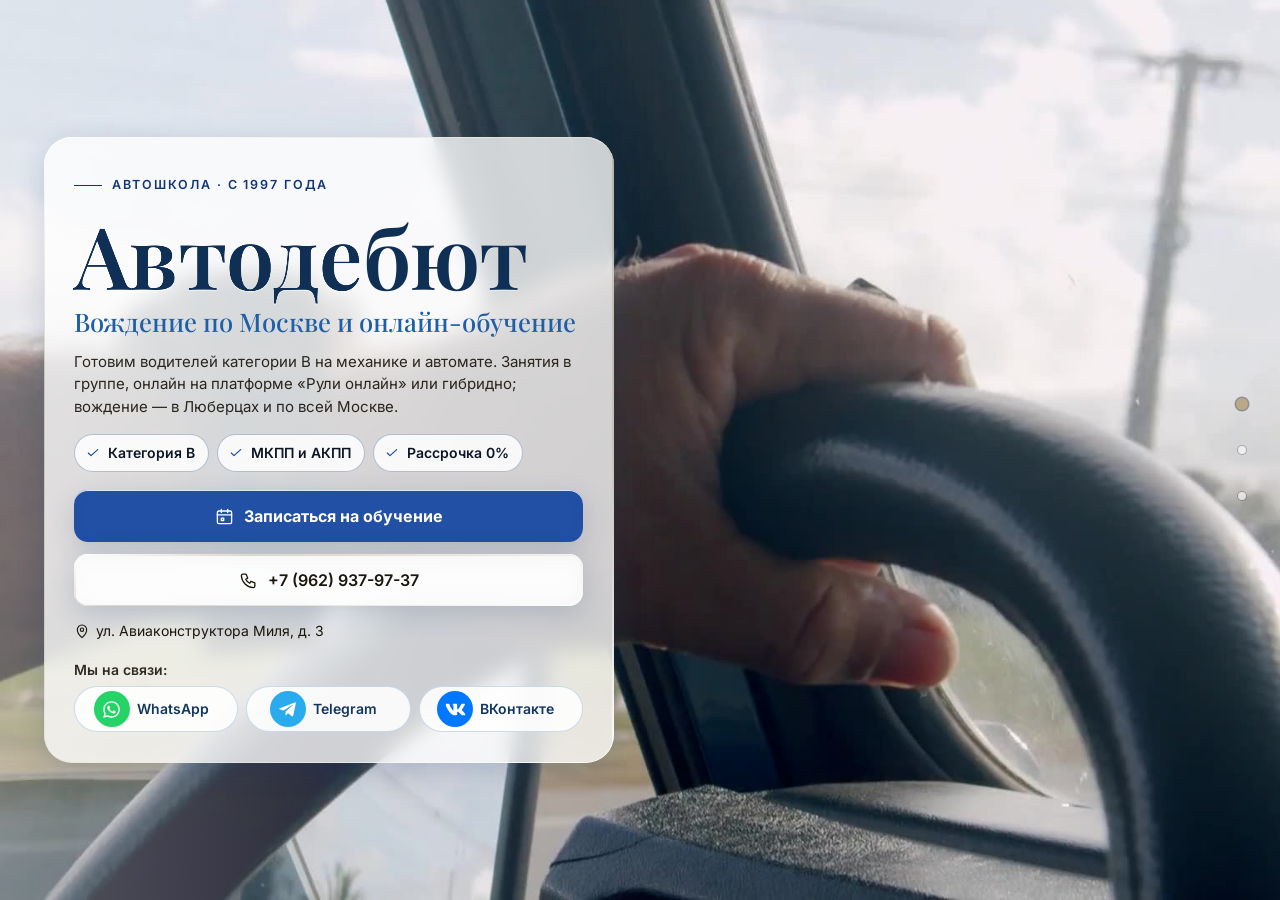
<file: index.html>
<!DOCTYPE html>
<html lang="ru" data-theme="light">
<head>
<meta charset="utf-8">
<meta name="viewport" content="width=device-width, initial-scale=1, viewport-fit=cover">
<title>Автошкола «Автодебют» — права категории B, Москва и Люберцы, тарифы и рассрочка</title>
<meta name="description" content="Автошкола «Автодебют» на ул. Авиаконструктора Миля, 3 в Москве и в Люберцах: категория B, МКПП и АКПП, онлайн-обучение, беспроцентная рассрочка. Телефон +7 (962) 937-97-37.">
<meta name="robots" content="noindex, nofollow, noarchive">
<meta name="geo.region" content="RU-SPE">
<meta name="geo.placename" content="Санкт-Петербург">
<meta name="geo.position" content="59.8944504;30.4585142">
<meta name="ICBM" content="59.8944504, 30.4585142">
<meta property="og:type" content="website">
<meta property="og:locale" content="ru_RU">
<meta property="og:site_name" content="Автошкола «Автодебют»">
<meta property="og:title" content="Автошкола «Автодебют» — права категории B, Москва и Люберцы, тарифы и рассрочка">
<meta property="og:description" content="Автошкола «Автодебют» на ул. Авиаконструктора Миля, 3 в Москве и в Люберцах: категория B, МКПП и АКПП, онлайн-обучение, беспроцентная рассрочка. Телефон +7 (962) 937-97-37.">
<meta name="twitter:card" content="summary_large_image">
<meta name="twitter:title" content="Автошкола «Автодебют» — права категории B, Москва и Люберцы, тарифы и рассрочка">
<meta name="twitter:description" content="Автошкола «Автодебют» на ул. Авиаконструктора Миля, 3 в Москве и в Люберцах: категория B, МКПП и АКПП, онлайн-обучение, беспроцентная рассрочка. Телефон +7 (962) 937-97-37.">
<meta name="theme-color" content="#f0f5fe">
<link rel="icon" href="data:image/svg+xml,%3Csvg%20xmlns%3D%22http%3A//www.w3.org/2000/svg%22%20viewBox%3D%220%200%2064%2064%22%3E%3Crect%20width%3D%2264%22%20height%3D%2264%22%20rx%3D%2214%22%20fill%3D%22%231f5fa8%22/%3E%3Ccircle%20cx%3D%2232%22%20cy%3D%2232%22%20r%3D%2217%22%20fill%3D%22none%22%20stroke%3D%22%23fff%22%20stroke-width%3D%225%22/%3E%3Ccircle%20cx%3D%2232%22%20cy%3D%2232%22%20r%3D%225%22%20fill%3D%22%23ffc54d%22/%3E%3C/svg%3E">
<script>document.documentElement.classList.add('js');try{var _i=parseInt(localStorage.getItem('nb_fs2'),10),_f=[1,1.15,1.3,1.5][_i];if(_f)document.documentElement.style.setProperty('--fs',_f)}catch(e){}</script>
<style id="hero-timing">:root{--hero-d:1.2s}</style>
<link rel="preload" as="image" href="img/hero-poster.jpg" fetchpriority="high">
<!-- шрифты лежат внутри сайта: Google Fonts у российской аудитории режется -->
<style>
@font-face{font-family:'Inter';font-style:normal;font-weight:400;font-display:swap;src:url(assets/fonts/inter-400-cyrillic-ext.woff2) format('woff2');unicode-range:U+0460-052F, U+1C80-1C8A, U+20B4, U+2DE0-2DFF, U+A640-A69F, U+FE2E-FE2F}
@font-face{font-family:'Inter';font-style:normal;font-weight:400;font-display:swap;src:url(assets/fonts/inter-400-cyrillic.woff2) format('woff2');unicode-range:U+0301, U+0400-045F, U+0490-0491, U+04B0-04B1, U+2116}
@font-face{font-family:'Inter';font-style:normal;font-weight:400;font-display:swap;src:url(assets/fonts/inter-400-latin-ext.woff2) format('woff2');unicode-range:U+0100-02BA, U+02BD-02C5, U+02C7-02CC, U+02CE-02D7, U+02DD-02FF, U+0304, U+0308, U+0329, U+1D00-1DBF, U+1E00-1E9F, U+1EF2-1EFF, U+2020, U+20A0-20AB, U+20AD-20C0, U+2113, U+2C60-2C7F, U+A720-A7FF}
@font-face{font-family:'Inter';font-style:normal;font-weight:400;font-display:swap;src:url(assets/fonts/inter-400-latin.woff2) format('woff2');unicode-range:U+0000-00FF, U+0131, U+0152-0153, U+02BB-02BC, U+02C6, U+02DA, U+02DC, U+0304, U+0308, U+0329, U+2000-206F, U+20AC, U+2122, U+2191, U+2193, U+2212, U+2215, U+FEFF, U+FFFD}
@font-face{font-family:'Inter';font-style:normal;font-weight:500;font-display:swap;src:url(assets/fonts/inter-500-cyrillic-ext.woff2) format('woff2');unicode-range:U+0460-052F, U+1C80-1C8A, U+20B4, U+2DE0-2DFF, U+A640-A69F, U+FE2E-FE2F}
@font-face{font-family:'Inter';font-style:normal;font-weight:500;font-display:swap;src:url(assets/fonts/inter-500-cyrillic.woff2) format('woff2');unicode-range:U+0301, U+0400-045F, U+0490-0491, U+04B0-04B1, U+2116}
@font-face{font-family:'Inter';font-style:normal;font-weight:500;font-display:swap;src:url(assets/fonts/inter-500-latin-ext.woff2) format('woff2');unicode-range:U+0100-02BA, U+02BD-02C5, U+02C7-02CC, U+02CE-02D7, U+02DD-02FF, U+0304, U+0308, U+0329, U+1D00-1DBF, U+1E00-1E9F, U+1EF2-1EFF, U+2020, U+20A0-20AB, U+20AD-20C0, U+2113, U+2C60-2C7F, U+A720-A7FF}
@font-face{font-family:'Inter';font-style:normal;font-weight:500;font-display:swap;src:url(assets/fonts/inter-500-latin.woff2) format('woff2');unicode-range:U+0000-00FF, U+0131, U+0152-0153, U+02BB-02BC, U+02C6, U+02DA, U+02DC, U+0304, U+0308, U+0329, U+2000-206F, U+20AC, U+2122, U+2191, U+2193, U+2212, U+2215, U+FEFF, U+FFFD}
@font-face{font-family:'Inter';font-style:normal;font-weight:600;font-display:swap;src:url(assets/fonts/inter-600-cyrillic-ext.woff2) format('woff2');unicode-range:U+0460-052F, U+1C80-1C8A, U+20B4, U+2DE0-2DFF, U+A640-A69F, U+FE2E-FE2F}
@font-face{font-family:'Inter';font-style:normal;font-weight:600;font-display:swap;src:url(assets/fonts/inter-600-cyrillic.woff2) format('woff2');unicode-range:U+0301, U+0400-045F, U+0490-0491, U+04B0-04B1, U+2116}
@font-face{font-family:'Inter';font-style:normal;font-weight:600;font-display:swap;src:url(assets/fonts/inter-600-latin-ext.woff2) format('woff2');unicode-range:U+0100-02BA, U+02BD-02C5, U+02C7-02CC, U+02CE-02D7, U+02DD-02FF, U+0304, U+0308, U+0329, U+1D00-1DBF, U+1E00-1E9F, U+1EF2-1EFF, U+2020, U+20A0-20AB, U+20AD-20C0, U+2113, U+2C60-2C7F, U+A720-A7FF}
@font-face{font-family:'Inter';font-style:normal;font-weight:600;font-display:swap;src:url(assets/fonts/inter-600-latin.woff2) format('woff2');unicode-range:U+0000-00FF, U+0131, U+0152-0153, U+02BB-02BC, U+02C6, U+02DA, U+02DC, U+0304, U+0308, U+0329, U+2000-206F, U+20AC, U+2122, U+2191, U+2193, U+2212, U+2215, U+FEFF, U+FFFD}
@font-face{font-family:'Inter';font-style:normal;font-weight:700;font-display:swap;src:url(assets/fonts/inter-700-cyrillic-ext.woff2) format('woff2');unicode-range:U+0460-052F, U+1C80-1C8A, U+20B4, U+2DE0-2DFF, U+A640-A69F, U+FE2E-FE2F}
@font-face{font-family:'Inter';font-style:normal;font-weight:700;font-display:swap;src:url(assets/fonts/inter-700-cyrillic.woff2) format('woff2');unicode-range:U+0301, U+0400-045F, U+0490-0491, U+04B0-04B1, U+2116}
@font-face{font-family:'Inter';font-style:normal;font-weight:700;font-display:swap;src:url(assets/fonts/inter-700-latin-ext.woff2) format('woff2');unicode-range:U+0100-02BA, U+02BD-02C5, U+02C7-02CC, U+02CE-02D7, U+02DD-02FF, U+0304, U+0308, U+0329, U+1D00-1DBF, U+1E00-1E9F, U+1EF2-1EFF, U+2020, U+20A0-20AB, U+20AD-20C0, U+2113, U+2C60-2C7F, U+A720-A7FF}
@font-face{font-family:'Inter';font-style:normal;font-weight:700;font-display:swap;src:url(assets/fonts/inter-700-latin.woff2) format('woff2');unicode-range:U+0000-00FF, U+0131, U+0152-0153, U+02BB-02BC, U+02C6, U+02DA, U+02DC, U+0304, U+0308, U+0329, U+2000-206F, U+20AC, U+2122, U+2191, U+2193, U+2212, U+2215, U+FEFF, U+FFFD}
@font-face{font-family:'Playfair Display';font-style:normal;font-weight:500;font-display:swap;src:url(assets/fonts/playfair-display-500-cyrillic.woff2) format('woff2');unicode-range:U+0301, U+0400-045F, U+0490-0491, U+04B0-04B1, U+2116}
@font-face{font-family:'Playfair Display';font-style:normal;font-weight:500;font-display:swap;src:url(assets/fonts/playfair-display-500-latin-ext.woff2) format('woff2');unicode-range:U+0100-02BA, U+02BD-02C5, U+02C7-02CC, U+02CE-02D7, U+02DD-02FF, U+0304, U+0308, U+0329, U+1D00-1DBF, U+1E00-1E9F, U+1EF2-1EFF, U+2020, U+20A0-20AB, U+20AD-20C0, U+2113, U+2C60-2C7F, U+A720-A7FF}
@font-face{font-family:'Playfair Display';font-style:normal;font-weight:500;font-display:swap;src:url(assets/fonts/playfair-display-500-latin.woff2) format('woff2');unicode-range:U+0000-00FF, U+0131, U+0152-0153, U+02BB-02BC, U+02C6, U+02DA, U+02DC, U+0304, U+0308, U+0329, U+2000-206F, U+20AC, U+2122, U+2191, U+2193, U+2212, U+2215, U+FEFF, U+FFFD}
@font-face{font-family:'Playfair Display';font-style:normal;font-weight:600;font-display:swap;src:url(assets/fonts/playfair-display-600-cyrillic.woff2) format('woff2');unicode-range:U+0301, U+0400-045F, U+0490-0491, U+04B0-04B1, U+2116}
@font-face{font-family:'Playfair Display';font-style:normal;font-weight:600;font-display:swap;src:url(assets/fonts/playfair-display-600-latin-ext.woff2) format('woff2');unicode-range:U+0100-02BA, U+02BD-02C5, U+02C7-02CC, U+02CE-02D7, U+02DD-02FF, U+0304, U+0308, U+0329, U+1D00-1DBF, U+1E00-1E9F, U+1EF2-1EFF, U+2020, U+20A0-20AB, U+20AD-20C0, U+2113, U+2C60-2C7F, U+A720-A7FF}
@font-face{font-family:'Playfair Display';font-style:normal;font-weight:600;font-display:swap;src:url(assets/fonts/playfair-display-600-latin.woff2) format('woff2');unicode-range:U+0000-00FF, U+0131, U+0152-0153, U+02BB-02BC, U+02C6, U+02DA, U+02DC, U+0304, U+0308, U+0329, U+2000-206F, U+20AC, U+2122, U+2191, U+2193, U+2212, U+2215, U+FEFF, U+FFFD}
/* ===== Notary site — generator stylesheet (light warm base, dark theme by toggle) ===== */
:root{
  --p100:#665230; --p90:#97825e; --p80:#bba887; --p70:#c2b9a9; --p50:#dad5ce; --p40:#e0dedb;
  --p30:#eeece9; --p20:#f1f1f0; --p10:#f8f8f8; --n100:#0e0f11; --n90:#3c404b; --n10:#fff;

  --bg:var(--p10); --bg2:var(--p20); --bg3:var(--p30); --card:var(--n10); --text:var(--n100); --muted:var(--n90);
  --line:var(--p50); --line2:var(--p40); --accent:var(--p90); --accent-d:var(--p100); --accent-l:var(--p80); --accent-soft:var(--p30);
  --on-accent:#fff; --shadow:0 1px 10px rgba(51,51,51,.10); --shadow-lg:0 12px 40px rgba(30,24,10,.14);
  --hero-ov1:rgba(14,15,17,.72); --hero-ov2:rgba(14,15,17,.30); --sec-ov:rgba(248,248,248,.72);
  --ok:#2e8b57; --bad:#b4453b;
  /* те же цвета составляющими: rgba() понимают все браузеры, color-mix() — нет */
  --bg-rgb:248,248,248; --card-rgb:255,255,255; --accent-rgb:151,130,94; --ok-rgb:46,139,87;

  --zc:var(--fs); --fs:1; --vwu:calc(1vw / var(--fs)); --vhu:calc(1vh / var(--fs));   /* масштаб текста (А−/А+) и «честные» vw/vh под ним */
  --hdr-h:68px; --bar-h:70px; --vh:calc(100*var(--vhu)); --gap:24px; --radius:14px; --radius-s:10px;
  --font:"Inter",Tahoma,Arial,sans-serif; --serif:"Playfair Display",Georgia,"Times New Roman",serif;
  --ease:cubic-bezier(.65,.05,.36,1); --speed:520ms;
}
html[data-theme="dark"]{
  --bg:#17150f; --bg2:#1d1a13; --bg3:#252117; --card:#221e15; --text:#f1ebdf; --muted:#b9ae98;
  --line:#3a3325; --line2:#2f2a1e; --accent:#c9b17f; --accent-d:#e0cf9f; --accent-l:#8d7b58; --accent-soft:#2a251a;
  --on-accent:#17150f; --shadow:0 1px 12px rgba(0,0,0,.45); --shadow-lg:0 14px 40px rgba(0,0,0,.55);
  --hero-ov1:rgba(10,9,6,.80); --hero-ov2:rgba(10,9,6,.40); --sec-ov:rgba(16,15,12,.76);
  --bg-rgb:23,21,15; --card-rgb:34,30,21; --accent-rgb:201,177,127;
}

*,*::before,*::after{box-sizing:border-box}
/* А−/А+: весь сайт — шапка, плашки, меню, формы, окна — растёт пропорционально, как при увеличении масштаба в браузере */
html{-webkit-text-size-adjust:100%;scroll-behavior:auto;zoom:var(--fs,1)}
html,body{height:100%;margin:0;overflow:hidden;background:var(--bg);color:var(--text);
  font-family:var(--font);font-size:16px;line-height:1.55;-webkit-font-smoothing:antialiased}
body{overscroll-behavior:none;position:relative}
a{color:inherit;text-decoration:none}
img{display:block;max-width:100%}
button{font:inherit;color:inherit;background:none;border:0;padding:0;cursor:pointer}
input,select,textarea{font:inherit;color:inherit}
h1,h2,h3,h4,p{margin:0}
ul{margin:0;padding:0;list-style:none}
svg{display:block}
.ico{width:22px;height:22px;stroke:currentColor;fill:none;stroke-width:1.7;stroke-linecap:round;stroke-linejoin:round;flex:none}
.vh{position:absolute!important;width:1px;height:1px;overflow:hidden;clip:rect(0 0 0 0);white-space:nowrap}

/* ---------- typography helpers ---------- */
.kicker{display:inline-flex;align-items:center;gap:10px;font-size:13px;font-weight:600;letter-spacing:.14em;text-transform:uppercase;color:var(--accent)}
.kicker::before{content:"";width:28px;height:1px;background:var(--accent)}
.h2{font-size:clamp(26px,calc(3.2*var(--vwu,1vw)),40px);font-weight:600;letter-spacing:-.02em;line-height:1.12;margin-top:10px}
.lead{color:var(--muted);font-size:17px;max-width:640px;margin-top:12px}
.sec-head{margin-bottom:28px}
#contacts .sec-head{margin-bottom:18px}

/* ---------- buttons ---------- */
.btn{display:inline-flex;align-items:center;justify-content:center;gap:10px;min-height:48px;padding:0 22px;border-radius:999px;
  font-weight:600;font-size:15px;line-height:1;border:1.5px solid transparent;transition:background .25s,color .25s,border-color .25s,transform .2s,box-shadow .25s;white-space:nowrap}
.btn:active{transform:translateY(1px)}
.btn-primary{background:var(--accent-d);color:var(--on-accent);border-color:var(--accent-d)}
.btn-primary:hover{background:var(--accent);border-color:var(--accent);color:#fff}
html[data-theme="dark"] .btn-primary:hover{color:#17150f}
.btn-ghost{border-color:var(--line);color:var(--text);background:var(--card)}
.btn-ghost:hover{border-color:var(--accent);color:var(--accent-d)}
.btn-light{background:rgba(255,255,255,.14);color:#fff;border-color:rgba(255,255,255,.55);backdrop-filter:blur(6px)}
.btn-light:hover{background:#fff;color:var(--n100)}
.btn-white{background:#fff;color:var(--n100);border-color:#fff}
.btn-white:hover{background:var(--p30);border-color:var(--p30)}
.btn .ico{width:18px;height:18px}
.btn-sm{min-height:44px;padding:0 16px;font-size:14px}

/* ---------- header ---------- */
.hdr{position:fixed;top:0;left:0;right:0;height:var(--hdr-h);z-index:200;display:flex;align-items:center;
  zoom:calc(1 / var(--zc,1)); --vwu:1vw; --vhu:1vh;   /* А−/А+ шапку не трогают: она всегда как при 100 % (страница в zoom, шапка — встречный zoom) */
  background:rgba(var(--bg-rgb),.88);backdrop-filter:blur(12px);-webkit-backdrop-filter:blur(12px);
  border-bottom:1px solid var(--line2);transition:background .3s}
.hdr-in{width:100%;max-width:1280px;margin:0 auto;padding:0 28px;display:flex;align-items:center;gap:24px}
.brand{display:flex;align-items:center;gap:12px;min-width:0;min-height:44px}
.mono-img{object-fit:contain;background:#fff;padding:2px;box-sizing:border-box}
.mono{width:42px;height:42px;border-radius:12px;background:var(--accent-d);color:var(--on-accent);display:grid;place-items:center;
  font-family:var(--serif);font-size:20px;font-weight:600;flex:none;letter-spacing:.02em}
.brand-t{display:flex;flex-direction:column;line-height:1.15;min-width:0}
.brand-n{font-weight:600;font-size:15px;white-space:nowrap;overflow:hidden;text-overflow:ellipsis}
.brand-s{font-size:13px;color:var(--muted);white-space:nowrap;overflow:hidden;text-overflow:ellipsis}
.nav{display:flex;align-items:center;gap:4px;margin-left:auto}
.nav > li{position:relative}
.nav-a{display:inline-flex;align-items:center;gap:6px;min-height:44px;padding:10px 12px;border-radius:8px;font-size:14px;font-weight:500;color:var(--text);opacity:.8;transition:opacity .2s,background .2s}
.nav-a:hover,.nav-a.cur,.nav > li.open > .nav-a{opacity:1;background:var(--bg3)}
.nav-a .chev{width:14px;height:14px;transition:transform .25s}
.nav > li.open > .nav-a .chev{transform:rotate(180deg)}
.hdr-tools{display:flex;align-items:center;gap:6px;margin-left:8px}
.tool{width:44px;height:44px;border-radius:10px;display:grid;place-items:center;color:var(--text);opacity:.8;transition:background .2s,opacity .2s}
.tool:hover{background:var(--bg3);opacity:1}
.tool .ico{width:20px;height:20px}
.tool-lang{width:auto;padding:0 10px;gap:6px;font-size:13px;font-weight:600;letter-spacing:.04em;display:flex;align-items:center}
.lang-wrap{position:relative}
.lang-dd{position:absolute;right:0;top:calc(100% + 8px);background:var(--card);border:1px solid var(--line);border-radius:12px;box-shadow:var(--shadow-lg);
  padding:6px;min-width:190px;display:none;z-index:210}
.lang-wrap.open .lang-dd{display:block}
.lang-dd button,.lang-dd a{display:flex;width:100%;align-items:center;gap:10px;min-height:44px;padding:9px 12px;border-radius:8px;font-size:14px;text-align:left}
.lang-dd button:hover,.lang-dd a:hover{background:var(--bg3)}
.lang-dd button.cur,.lang-dd a.cur{color:var(--accent-d);font-weight:600}
.lang-dd b{font-size:13px;letter-spacing:.08em;width:26px;color:var(--muted)}
.hdr-book{margin-left:4px}
.burger{display:none}
.moon,.sun{display:none}
html[data-theme="dark"] .sun{display:block}
html:not([data-theme="dark"]) .moon{display:block}

/* mega menu */
.mega{position:absolute;left:50%;top:calc(100% + 10px);transform:translateX(-50%);width:min(980px,calc(calc(100*var(--vwu,1vw)) - 40px));
  background:var(--card);border:1px solid var(--line);border-radius:16px;box-shadow:var(--shadow-lg);padding:20px;display:none;z-index:210}
.nav > li.open > .mega{display:block}
.mega-head{display:flex;justify-content:space-between;align-items:baseline;gap:16px;padding:0 6px 14px;border-bottom:1px solid var(--line2);margin-bottom:12px}
.mega-head b{font-size:14px}
.mega-head span{font-size:13px;color:var(--muted)}
.mega-grid{display:grid;grid-template-columns:repeat(2,1fr);gap:4px}
.mega-it{display:flex;gap:12px;align-items:flex-start;padding:10px 12px;border-radius:10px;text-align:left;width:100%;transition:background .2s}
.mega-it:hover{background:var(--bg3)}
.mega-it .cic{width:38px;height:38px;border-radius:10px;background:var(--accent-soft);color:var(--accent-d);display:grid;place-items:center;flex:none}
.mega-it .cic .ico{width:20px;height:20px}
.mega-it b{display:block;font-size:14px;font-weight:600}
.mega-it small{display:block;font-size:13px;color:var(--muted);line-height:1.35;margin-top:2px}
.mega-it em{font-style:normal;font-size:13px;color:var(--accent);margin-top:3px;display:block}

/* mobile menu */
.mmenu{position:fixed;top:calc(var(--hdr-h) / var(--zc,1));left:0;right:0;bottom:var(--bar-h);z-index:190;background:var(--bg);overflow-y:auto;padding:14px 18px 30px;display:none}
.mmenu.open{display:block}
.mmenu a,.mmenu .macc > button{display:flex;align-items:center;justify-content:space-between;width:100%;padding:14px 6px;border-bottom:1px solid var(--line2);font-size:17px;font-weight:500;text-align:left}
.mmenu .macc > button .chev{width:18px;height:18px;transition:transform .25s}
.mmenu .macc.open > button .chev{transform:rotate(180deg)}
.mmenu .macc-list{display:none;padding:4px 0 8px}
.mmenu .macc.open .macc-list{display:block}
.mmenu .macc-list button{display:flex;align-items:center;gap:12px;width:100%;padding:11px 8px;border-radius:10px;text-align:left;font-size:15px}
.mmenu .macc-list button:hover{background:var(--bg3)}
.mmenu .macc-list .cic{width:32px;height:32px;border-radius:8px;background:var(--accent-soft);color:var(--accent-d);display:grid;place-items:center;flex:none}
.mmenu .macc-list .cic .ico{width:17px;height:17px}
.mmenu-foot{display:flex;flex-wrap:wrap;gap:8px;margin-top:18px}
.mmenu-foot .btn{flex:1}

/* ---------- full-page scroller ---------- */
.fp{position:relative;width:100%;height:var(--vh);overflow:hidden}
.fp-track{will-change:transform;transition:transform var(--speed) var(--ease)}
.fp-track.no-anim{transition:none}
.sec{position:relative;height:var(--vh);width:100%;overflow:hidden}
.sec-scroll{height:100%;overflow-y:auto;overflow-x:hidden;display:flex;flex-direction:column;
  padding:calc(var(--hdr-h) / var(--zc,1) + 20px) 28px calc(var(--bar-h) + 96px);-webkit-overflow-scrolling:touch;scrollbar-width:thin;scrollbar-color:var(--line) transparent}
.wrap{margin:auto;width:100%;max-width:1180px}
.sec-alt{background:var(--bg2)}

/* reveal animation */
.rv{opacity:0;transform:translateY(18px);transition:opacity .7s ease,transform .7s ease;transition-delay:calc(var(--i,0) * 90ms)}
.sec.active .rv{opacity:1;transform:none}

/* side dots */
.dots{position:fixed;right:16px;top:50%;transform:translateY(-50%);z-index:150;display:flex;flex-direction:column;gap:2px}
.dots button{position:relative;width:44px;height:44px;display:grid;place-items:center}
.dots button::after{content:"";width:8px;height:8px;border-radius:50%;background:var(--muted);opacity:.45;transition:transform .25s,opacity .25s,background .25s}
.dots button:hover::after{opacity:.9}
.dots button.cur::after{background:var(--accent);opacity:1;transform:scale(1.5)}
.dots button span{position:absolute;right:32px;top:50%;transform:translateY(-50%) translateX(6px);background:var(--n100);color:#fff;font-size:13px;
  padding:5px 10px;border-radius:6px;white-space:nowrap;opacity:0;pointer-events:none;transition:opacity .2s,transform .2s}
.dots button:hover span{opacity:1;transform:translateY(-50%)}
.sec-hero ~ .dots{color:#fff}
body[data-sec="0"] .dots button::after{background:#fff}
body[data-sec="0"] .dots button.cur::after{background:var(--p80)}

.sec:not(.sec-hero) .sec-scroll{position:relative;z-index:1}

.status{display:inline-flex;align-items:center;gap:8px;padding:8px 14px 8px 10px;border-radius:999px;background:rgba(255,255,255,.12);border:1px solid rgba(255,255,255,.28);font-size:13px;backdrop-filter:blur(6px)}
.status i{width:9px;height:9px;border-radius:50%;background:#7bd389;box-shadow:0 0 0 3px rgba(123,211,137,.28)}
.status.closed i{background:#f08a7e;box-shadow:0 0 0 3px rgba(240,138,126,.28)}
.status.soon i{background:#f0c674;box-shadow:0 0 0 3px rgba(240,198,116,.28)}
.status span{opacity:.85}
.addr-link{display:inline-flex;align-items:center;gap:6px;border-bottom:1px solid currentColor;padding:13px 0 14px;margin:-13px 0 -14px;transition:color .2s}
.addr-link:hover{color:var(--accent)}
.addr-link .ico{width:16px;height:16px}

/* ---------- services ---------- */
.svc-grid{display:grid;grid-template-columns:repeat(5,1fr);gap:14px}
.svc{display:flex;flex-direction:column;align-items:flex-start;gap:10px;padding:18px 16px 16px;border-radius:var(--radius);background:var(--card);border:1px solid var(--line2);
  text-align:left;min-height:170px;transition:transform .25s,box-shadow .25s,border-color .25s;position:relative}
.svc:hover{transform:translateY(-3px);box-shadow:var(--shadow-lg);border-color:var(--accent-l)}
.svc .cic{width:44px;height:44px;border-radius:12px;background:var(--accent-soft);color:var(--accent-d);display:grid;place-items:center}
.svc b{font-size:15px;font-weight:600;line-height:1.3}
.svc small{font-size:13px;color:var(--muted);line-height:1.35}
.svc em{font-style:normal;font-size:13px;color:var(--accent);margin-top:auto;padding-top:6px;display:inline-flex;align-items:center;gap:4px}
.svc em .ico{width:12px;height:12px}

/* ---------- about ---------- */
.about{display:grid;grid-template-columns:1.15fr .85fr;gap:48px;align-items:start}
.about-txt p{color:var(--muted);margin-top:14px;font-size:16px}
.about-txt p:first-of-type{color:var(--text)}
.quote{margin-top:22px;padding:16px 20px;border-left:3px solid var(--accent);background:var(--card);border-radius:0 12px 12px 0;font-family:var(--serif);font-size:18px;line-height:1.45;color:var(--text)}
.creds{display:grid;gap:10px}
.cred{display:flex;gap:14px;align-items:center;padding:14px 16px;border-radius:12px;background:var(--card);border:1px solid var(--line2)}
.cred .cic{width:40px;height:40px;border-radius:10px;background:var(--accent-soft);color:var(--accent-d);display:grid;place-items:center;flex:none}
.cred .cic .ico{width:20px;height:20px}
.cred small{display:block;font-size:13px;color:var(--muted);text-transform:uppercase;letter-spacing:.06em}
.cred b{display:block;font-size:15px;font-weight:600;line-height:1.3}
.chips{display:flex;flex-wrap:wrap;gap:8px;margin-top:16px}
.chips li{padding:8px 14px;border-radius:999px;border:1px solid var(--accent-l);color:var(--accent-d);font-size:13.5px;font-weight:500;background:var(--card)}
.strong-lbl{margin-top:22px;font-size:13px;text-transform:uppercase;letter-spacing:.1em;color:var(--muted)}

/* ---------- how ---------- */
.steps{display:grid;grid-template-columns:repeat(5,1fr);gap:16px;position:relative;margin-top:14px}
.steps::before{content:"";position:absolute;left:8%;right:8%;top:30px;height:1px;background:var(--line)}
.step{position:relative;padding:0 8px}
.step-n{width:60px;height:60px;border-radius:50%;background:var(--card);border:1.5px solid var(--accent-l);color:var(--accent-d);display:grid;place-items:center;
  font-family:var(--serif);font-size:24px;font-weight:600;position:relative;z-index:1;transition:background .4s,color .4s}
.sec.active .step-n{animation:pop .6s var(--ease) both;animation-delay:calc(var(--i) * 140ms + 150ms)}
@keyframes pop{0%{transform:scale(.6);opacity:0}60%{transform:scale(1.08);opacity:1}100%{transform:scale(1)}}
.step b{display:block;margin-top:16px;font-size:17px;font-weight:600}
.step p{color:var(--muted);font-size:14.5px;margin-top:6px}

/* ---------- reviews ---------- */
.reviews{display:grid;grid-template-columns:300px 1fr;gap:28px;align-items:start}
.rsum{background:var(--card);border:1px solid var(--line2);border-radius:var(--radius);padding:26px 24px;text-align:center}
.rsum .big{font-family:var(--serif);font-size:64px;line-height:1;font-weight:500;color:var(--accent-d)}
.stars{display:inline-flex;gap:3px;--fill:100%}
.stars svg{width:20px;height:20px}
.stars .st{fill:var(--line);stroke:none}
.stars .st.on{fill:#e7b73b}
.stars .st.half{fill:url(#halfgrad)}
.rsum .stars{margin-top:8px}
.rsum p{color:var(--muted);font-size:13.5px;margin-top:10px;line-height:1.4}
.rsum .btn{margin-top:16px;width:100%}
.rsum .gis{display:block;margin:10px 0 -14px;padding:14px 0;font-size:13px;color:var(--accent-d);text-decoration:underline;text-underline-offset:3px}
.rgrid{display:grid;grid-template-columns:repeat(2,1fr);gap:14px}
.rev{background:var(--card);border:1px solid var(--line2);border-radius:var(--radius);padding:20px;display:flex;flex-direction:column;gap:10px}
.rev .stars svg{width:15px;height:15px}
.rev p{font-size:14.5px;line-height:1.5;flex:1}
.rev p::before{content:"“";font-family:var(--serif);color:var(--accent);font-size:22px;line-height:0;margin-right:4px;vertical-align:-6px}
.rev-meta{display:flex;flex-wrap:wrap;justify-content:space-between;gap:4px 10px;align-items:baseline;font-size:13px;color:var(--muted)}
.rev-meta b{color:var(--text);font-weight:600}
.rev-src{display:inline-flex;align-items:center;gap:5px;white-space:nowrap;margin-left:auto}
.rev-src i{width:6px;height:6px;border-radius:50%;background:var(--accent)}
.rev-sample{color:var(--muted);font-style:italic;opacity:.85}
.rev-real{color:var(--accent-d);font-weight:600}
.rev-real i{background:var(--ok)}
.rev-is-real{border-color:var(--accent-l)}
.demo-note{margin-top:14px;max-width:760px;font-size:13.5px;line-height:1.45;color:var(--muted);background:var(--accent-soft);
  border-left:3px solid var(--accent);border-radius:0 8px 8px 0;padding:8px 12px}
.rnote{margin-top:14px;font-size:13px;color:var(--muted)}

/* ---------- faq ---------- */
.faq{display:grid;grid-template-columns:1fr 1fr;gap:0 32px;align-items:start}
.faq-col{display:flex;flex-direction:column}
.fq{border-bottom:1px solid var(--line)}
.fq > button{display:flex;width:100%;align-items:center;justify-content:space-between;gap:16px;min-height:44px;padding:16px 4px;text-align:left;font-weight:600;font-size:15.5px;line-height:1.35}
.fq > button .pl{width:26px;height:26px;border-radius:50%;border:1px solid var(--line);display:grid;place-items:center;flex:none;color:var(--accent-d);transition:transform .3s,background .3s}
.fq > button .pl .ico{width:14px;height:14px}
.fq.open > button .pl{transform:rotate(45deg);background:var(--accent-soft)}
.fq-a{display:grid;grid-template-rows:0fr;transition:grid-template-rows .35s var(--ease)}
.fq.open .fq-a{grid-template-rows:1fr}
.fq-a > div{overflow:hidden}
.fq-a p{color:var(--muted);font-size:14.5px;padding:0 4px 16px;line-height:1.55}
.fq-a .faq-note{font-size:13px;color:var(--accent-d);padding-bottom:6px}
.fq-a .faq-note:empty{display:none}

/* ---------- contacts ---------- */
.contacts{display:grid;grid-template-columns:1fr 1.05fr 1fr;gap:18px;align-items:stretch}
.contacts .cbox{padding:16px 18px}
.cbox{background:var(--card);border:1px solid var(--line2);border-radius:var(--radius);padding:20px}
.cl{display:grid;gap:12px}
.cl li{display:flex;gap:12px;align-items:flex-start}
.cl .cic{width:36px;height:36px;border-radius:10px;background:var(--accent-soft);color:var(--accent-d);display:grid;place-items:center;flex:none}
.cl .cic .ico{width:18px;height:18px}
.cl small{display:block;font-size:13px;color:var(--muted);text-transform:uppercase;letter-spacing:.06em}
.cl b{display:block;font-weight:500;font-size:15px;line-height:1.4}
.cl a.tel,.cl a.mail{display:block;padding:14px 0;margin:-14px 0}
.cl a.tel:hover,.cl a.mail:hover{color:var(--accent-d)}
.hours-link{display:inline-block;font-size:13px;color:var(--accent-d);text-decoration:underline;text-underline-offset:3px;padding:14px 0;margin:-14px 0}
.cl .msgs{display:flex;gap:8px;margin-top:4px;flex-wrap:wrap}
.cl .msgs a{display:inline-flex;align-items:center;gap:6px;padding:6px 10px;border-radius:8px;border:1px solid var(--line);font-size:13px;min-height:44px}
.cl .msgs a .ico{width:16px;height:16px}
.mapbox{display:flex;flex-direction:column;gap:12px;padding:12px}
.map{flex:1;min-height:280px;border-radius:10px;overflow:hidden;border:1px solid var(--line);background:var(--bg3);position:relative}
.map iframe{width:100%;height:100%;border:0;position:absolute;inset:0}
.map-actions{display:flex;gap:8px;flex-wrap:wrap}
.map-actions .btn{flex:1;min-height:44px;font-size:14px;padding:0 12px}

/* form */
.form h3{font-size:19px;font-weight:600}
.form .fdesc{color:var(--muted);font-size:13.5px;margin-top:6px}
.fg{display:grid;gap:8px;margin-top:12px}
.f2{display:grid;grid-template-columns:1fr 1fr;gap:10px}
.fld{display:flex;flex-direction:column;gap:4px}
.fld label{font-size:13px;color:var(--muted);font-weight:500}
.fld input,.fld select,.fld textarea{width:100%;background:var(--bg);border:1px solid var(--line);border-radius:10px;padding:8px 12px;font-size:14px;transition:border-color .2s,box-shadow .2s;min-height:44px}
.fld textarea{min-height:48px;resize:vertical}
.fld input:focus,.fld select:focus,.fld textarea:focus{outline:0;border-color:var(--accent);box-shadow:0 0 0 3px rgba(var(--accent-rgb),.22)}
.fld.err input,.fld.err select{border-color:var(--bad)}
.ferr{font-size:13px;color:var(--bad);display:none}
.fld.err .ferr{display:block}
.fnote{font-size:13px;color:var(--muted);margin-top:8px;line-height:1.4}
.fok{display:none;margin-top:10px;padding:10px 12px;border-radius:10px;background:rgba(var(--ok-rgb),.12);color:var(--ok);font-size:13.5px}
.fok.show{display:block}

.foot{margin-top:18px;padding-top:12px;padding-left:250px;flex-wrap:nowrap;align-items:flex-start;border-top:1px solid var(--line2);display:flex;justify-content:space-between;gap:16px;flex-wrap:wrap;font-size:13px;color:var(--muted)}
.foot p{max-width:none}
.foot .fl{white-space:nowrap;flex:none}
.foot .fl a{margin-left:14px;padding:14px 0;margin-top:-14px;margin-bottom:-14px;display:inline-block;min-width:44px;text-align:center;text-decoration:underline;text-underline-offset:3px}

/* ---------- bottom bar ---------- */
.bar{position:fixed;inset:auto 0 0;z-index:300;background:var(--card);box-shadow:0 -1px 10px rgba(51,51,51,.1);border-top:1px solid var(--line2);
  padding:6px 0;padding-bottom:calc(6px + env(safe-area-inset-bottom,0px))}
.bar-in{display:flex;justify-content:space-around;align-items:center;max-width:1080px;margin:0 auto}
.bi{display:flex;flex-direction:column;align-items:center;gap:5px;padding:8px 24px;border-radius:10px;font-size:13.5px;line-height:1;color:var(--text);opacity:.65;
  transition:opacity .3s,background .3s,color .3s;flex:1;max-width:190px;min-width:0}
.bi span{white-space:nowrap;max-width:100%;overflow:hidden;text-overflow:ellipsis}
.bi .ico{width:24px;height:24px}
.bi:hover{opacity:1;background:var(--bg3)}
.bi.cur{opacity:1;color:var(--accent-d)}


/* ---------- modals ---------- */
.modal{position:fixed;inset:0;z-index:400;background:rgba(14,15,17,.62);display:none;align-items:center;justify-content:center;padding:20px}
.modal.open{display:flex}
.mbox{background:var(--card);color:var(--text);border-radius:18px;width:100%;max-width:560px;max-height:min(calc(86*var(--vhu,1vh)),860px);overflow:auto;padding:26px 26px 22px;position:relative;box-shadow:var(--shadow-lg);
  animation:mup .3s var(--ease)}
@keyframes mup{from{opacity:0;transform:translateY(16px) scale(.98)}to{opacity:1;transform:none}}
.mbox-lg{max-width:760px}
.mclose{position:absolute;top:12px;right:12px;width:44px;height:44px;border-radius:50%;display:grid;place-items:center;color:var(--muted)}
.mclose:hover{background:var(--bg3);color:var(--text)}
.mbox h3{font-size:22px;font-weight:600;padding-right:36px}
.mbox .msub{color:var(--muted);font-size:14px;margin-top:4px}
.hours-t{width:100%;border-collapse:collapse;margin-top:16px;font-size:15px}
.hours-t td{padding:9px 6px;border-bottom:1px solid var(--line2)}
.hours-t td:last-child{text-align:right;font-weight:500;white-space:nowrap}
.hours-t tr.today td{color:var(--accent-d);font-weight:600}
.hours-t tr.today td:first-child::after{content:" · " attr(data-today);font-weight:400;font-size:13px;color:var(--muted)}
.hours-t tr.off td:last-child{color:var(--muted);font-weight:400}
.mnote{margin-top:14px;padding:12px 14px;border-radius:10px;background:var(--bg2);font-size:13.5px;color:var(--muted)}
.mnote b{display:block;color:var(--text);margin-bottom:3px;font-size:13px}
.mcontacts{display:flex;flex-wrap:wrap;gap:8px;margin-top:14px}
.mcontacts a{display:inline-flex;align-items:center;gap:7px;min-height:44px;padding:9px 13px;border-radius:10px;border:1px solid var(--line);font-size:13.5px}
.mcontacts a .ico{width:16px;height:16px}
.mcontacts a:hover{border-color:var(--accent)}
/* способы записи: позвонить, написать на почту, заказать обратный звонок */
.bk-opts{display:grid;gap:10px;margin-top:14px}
.bk-opt{display:flex;align-items:center;gap:14px;min-height:60px;padding:10px 16px;border-radius:14px;border:1px solid var(--line);background:var(--bg3);color:var(--text);font-size:16px;font-weight:600;text-align:left;text-decoration:none;transition:border-color .2s,background .2s}
.bk-opt:hover{border-color:var(--accent);background:var(--accent-soft)}
.bk-opt .ico{width:24px;height:24px;color:var(--accent-d);flex:none}
.bk-opt small{display:block;font-weight:400;font-size:13px;color:var(--muted);margin-top:1px}
.mbox-book{max-width:440px}
/* оплата значками, подпись у общего телефона */
.pay-pills{display:flex;flex-wrap:wrap;gap:6px;margin-top:5px}
.pay-pill{display:inline-flex;align-items:center;gap:6px;padding:4px 11px 4px 9px;border-radius:999px;border:1px solid var(--line);background:var(--bg3);font-size:13px;font-weight:600;line-height:1.3;white-space:nowrap}
.pay-pill .ico{width:15px;height:15px;color:var(--accent-d)}
.pay-pill.pay-logo{background:#fff;border-color:rgba(0,0,0,.12);padding:3px 11px;min-height:28px}
.pay-pill.pay-logo img{display:block;height:17px;width:auto}
.pay-pill.pay-logo img[src$="sbp.svg"]{height:20px}

.brand-t{display:flex;flex-direction:column;justify-content:center;gap:2px;line-height:1.1;min-width:0}
.brand-s{display:block;font-size:10.5px;font-weight:600;letter-spacing:.16em;text-transform:uppercase;color:var(--muted);white-space:nowrap;overflow:visible;text-overflow:clip}
.brand-n{font-size:16px;font-weight:600;white-space:nowrap;overflow:visible;text-overflow:clip}
.nav-a{white-space:nowrap}
#navServices{position:static}
.mega{max-height:calc(calc(100*var(--vhu,1vh)) - var(--hdr-h) - 24px);overflow-y:auto;top:calc(100% + 6px);width:min(980px,calc(calc(100*var(--vwu,1vw)) - 32px))}
@media screen and (max-width:760px){.mega-grid{grid-template-columns:1fr}}
@media screen and (max-width:479px){.brand-t{display:flex}.brand-s{font-size:9px;letter-spacing:.14em}.brand-n{font-size:12.5px;white-space:normal;line-height:1.12}}
.bk-inline{grid-template-columns:repeat(3,1fr);gap:8px}
.bk-inline .bk-opt{flex-direction:column;justify-content:center;gap:5px;min-height:76px;padding:9px 6px;font-size:13.5px;text-align:center;line-height:1.2}
.bk-inline .bk-opt .ico{width:22px;height:22px}
.bk-inline .bk-opt small{display:none}
/* services modal */
.svc-list{margin-top:16px;display:grid;grid-template-columns:1fr 1fr;gap:6px}
.svc-list button{display:flex;gap:10px;align-items:center;width:100%;min-height:44px;text-align:left;padding:10px 12px;border-radius:10px;font-size:14px;line-height:1.35;border:1px solid var(--line2);background:var(--bg)}
.svc-list button:hover{border-color:var(--accent);background:var(--accent-soft)}
.svc-list button .ico{width:16px;height:16px;color:var(--accent);margin-top:2px}
.mhint{font-size:13px;color:var(--muted);margin-top:12px}
.mhead{display:flex;gap:14px;align-items:center;padding-right:36px}
.mhead .cic{width:48px;height:48px;border-radius:12px;background:var(--accent-soft);color:var(--accent-d);display:grid;place-items:center;flex:none}

/* ---------- responsive ---------- */
@media (max-width:1200px){
  .svc-grid{grid-template-columns:repeat(5,1fr)}
  .svc{min-height:160px;padding:14px}
  .svc small{display:none}
}
@media screen and (max-width:991px){
  :root{--hdr-h:62px}
  .nav,.hdr-book{display:none}
  .burger{display:grid}
  .hdr-in{padding:0 18px;gap:12px}
}
@media (max-width:991px){
  :root{--bar-h:64px}
  .sec-scroll{padding:calc(var(--hdr-h) / var(--zc,1) + 16px) 22px calc(var(--bar-h) + 96px)}
  .dots{right:8px;gap:8px}
  .dots button span{display:none}
  .svc-grid{grid-template-columns:repeat(3,1fr);gap:10px}
  .svc{min-height:0}
  .about{grid-template-columns:1fr;gap:22px}
  .steps{grid-template-columns:repeat(5,1fr);gap:10px}
  .step-n{width:48px;height:48px;font-size:20px}
  .step b{font-size:15px}.step p{font-size:13px}
  .reviews{grid-template-columns:1fr;gap:16px}
  .rsum{display:flex;align-items:center;gap:18px;text-align:left;padding:16px 18px}
  .rsum .big{font-size:44px}.rsum .stars{margin:0}.rsum p{margin:0;flex:1}.rsum .btn{margin:0;width:auto}.rsum .gis{display:none}
  .faq{grid-template-columns:1fr;gap:0}
  .contacts{grid-template-columns:1fr 1fr}
  .foot{padding-left:0}
  .contacts .form{grid-column:1 / -1}
  .map{min-height:240px}
  .bi{padding:10px 12px;font-size:13px}
}
@media (max-width:767px){
  :root{--bar-h:62px}
  .h2{font-size:26px}
  .lead{font-size:15px}
  .sec-head{margin-bottom:18px}
  .sec-scroll{padding-left:16px;padding-right:16px}
  .svc-grid{grid-template-columns:repeat(2,1fr);gap:10px}
  .svc{padding:12px;gap:8px}
  .svc .cic{width:36px;height:36px}
  .svc b{font-size:13.5px}
  .svc em{display:none}
  .steps{grid-template-columns:1fr;gap:12px}
  .steps::before{left:24px;right:auto;top:10px;bottom:10px;height:auto;width:1px}
  .step{display:grid;grid-template-columns:48px 1fr;gap:14px;align-items:start;padding:0}
  .step-n{grid-row:1 / span 2}
  .step b{margin-top:10px;grid-column:2}
  .step p{grid-column:2;margin-top:2px}
  .rgrid{display:flex;overflow-x:auto;gap:12px;scroll-snap-type:x mandatory;padding-bottom:8px;margin:0 -16px;padding-left:16px;padding-right:16px;scrollbar-width:none}
  .rgrid::-webkit-scrollbar{display:none}
  .rev{flex:0 0 82%;scroll-snap-align:start}
  .rsum{flex-wrap:wrap;gap:12px}
  .rsum p{flex-basis:100%}
  .contacts{grid-template-columns:1fr;gap:14px}
  .contacts .form{grid-column:auto}
  .cbox{padding:16px}
  .map{min-height:220px}
  .f2{grid-template-columns:1fr}
  .foot{flex-direction:column;gap:8px;padding-left:0}
  .bi{padding:8px 4px;font-size:13px;gap:4px}
  .bi .ico{width:22px;height:22px}
  .sec-scroll{padding-bottom:calc(var(--bar-h) + 66px)}
  .mmenu{padding-bottom:80px}
  .demo-note{font-size:13px;padding:7px 10px}
  .mbox{padding:22px 18px 18px;border-radius:16px}
  .svc-list{grid-template-columns:1fr}
  .dots{right:6px;gap:0}
  .dots button{width:44px;height:44px}
  .dots button::after{width:6px;height:6px}
}
@media screen and (max-width:479px){
  :root{--hdr-h:58px}
  .mono{width:36px;height:36px;font-size:17px;border-radius:10px}
  .brand-n{font-size:14px}
  /* тапы в шапке доведены до 44px (см. .tool ниже) — на самой узкой ширине
     текстовому названию рядом с логотипом уже не хватает места без обрезки,
     поэтому в шапке оставляем только логотип-ссылку */
  .tool{width:44px;height:44px}
  .tool-lang{padding:0 8px;width:auto}
  .tool-lang .ico{display:none}
}
@media (max-width:479px){
  :root{--bar-h:60px}
  .svc{padding:11px 10px}
  .svc b{font-size:13px}
  .bi{padding:6px 2px;font-size:13px;gap:4px;width:100%;max-width:none;letter-spacing:-.01em}
  .bi .ico{width:20px;height:20px}
  .bar{padding:5px 0}
  .cl b{font-size:14px}
}
@media (max-height:640px) and (min-width:768px){
  .svc{min-height:0}
}
@media (prefers-reduced-motion:reduce){
  .fp-track{transition-duration:0s}
  .rv{transition:none;opacity:1;transform:none}
}


/* пометка «демонстрационный проект» в подвале */
.foot-demo{margin-top:.5em;font-size:13px;line-height:1.45;opacity:.62}
.foot-demo a{padding:14px 0;margin:-14px 0;display:inline-block;min-width:44px;text-decoration:underline}

/* --- материалы конторы (перенесённый контент клиента) --- */
.info-links{display:flex;flex-wrap:wrap;gap:10px;justify-content:center;margin-top:26px}
.info-links .ilink{display:inline-flex;align-items:center;gap:8px;min-height:44px;padding:9px 16px;border-radius:999px;border:1px solid var(--line);background:var(--card);color:var(--text);font:inherit;font-size:14px;cursor:pointer;transition:background .2s,border-color .2s}
.info-links .ilink:hover{border-color:var(--accent-d);background:var(--bg-alt)}
.info-tabs{display:flex;flex-wrap:wrap;gap:8px;margin:14px 0 4px}
.info-tabs button{min-height:44px;padding:7px 13px;border-radius:999px;border:1px solid var(--line);background:transparent;color:var(--text);font:inherit;font-size:13px;cursor:pointer}
.info-tabs button[aria-selected="true"]{background:var(--accent-d);border-color:var(--accent-d);color:#fff}
.info-body{max-height:min(calc(56*var(--vhu,1vh)),520px);overflow:auto;margin-top:10px;padding-right:4px}
.info-note{font-size:13px;opacity:.7;margin:6px 0 10px}
.info-i{border-bottom:1px solid var(--line)}
.info-i > button{width:100%;display:flex;justify-content:space-between;align-items:center;gap:12px;padding:13px 2px;background:none;border:0;color:inherit;font:inherit;font-weight:600;text-align:left;cursor:pointer}
.info-i > button .pl{width:26px;height:26px;border-radius:50%;border:1px solid var(--line);display:grid;place-items:center;flex:none;color:var(--accent-d);transition:transform .3s,background .3s}
.info-i > button .pl .ico{width:14px;height:14px}
.info-i.open > button .pl{transform:rotate(45deg);background:var(--accent-soft)}
.info-i > div{display:none;padding:0 2px 14px;font-size:15px;line-height:1.62}
.info-i.open > div{display:block}
.info-i p{margin:0 0 10px}
.info-i h4{margin:14px 0 6px;font-size:15px}
.info-i ul{margin:0 0 10px;padding-left:20px}
.info-i li{margin:0 0 5px}
.info-i table{width:100%;border-collapse:collapse;margin:0 0 12px;font-size:14px}
.info-i th,.info-i td{border:1px solid var(--line);padding:7px 9px;text-align:left;vertical-align:top}
.info-f{display:inline-flex;align-items:center;gap:7px;margin:0 8px 8px 0;min-height:44px;padding:7px 12px;border:1px solid var(--line);border-radius:8px;font-size:13px;text-decoration:none;color:var(--accent-d)}
.info-src{display:block;font-size:13px;opacity:.55;margin-top:8px}

/* мобильный: экран должен помещаться целиком, без прокрутки внутри секции —
   поэтому убираем самое объёмное (встроенная карта заменяется кнопкой) и поджимаем формы */
@media (max-width:760px){
  .mapbox .map{display:none}
  .mapbox{padding:0;background:none;border:0}
  /* карточка со списком контактов на телефоне не нужна: адрес, телефон, часы —
     в нижней плашке; прячем её целиком, иначе остаётся пустая рамка */
  #contacts .cbox-info{display:none}
  .foot{padding-left:0;font-size:13px;gap:8px}
  .foot .fl{white-space:normal;flex:1 1 auto}
  .foot .fl a{margin:-14px 12px -14px 0;padding:14px 0;display:inline-block}
  .form .fld{margin-bottom:8px}
  .reviews .rev:nth-child(n+4){display:none}
  .creds .cred:nth-child(n+4){display:none}
  /* второстепенное на телефоне убираем: метро и оплата есть в модалке часов,
     язык и удобное время можно написать в комментарии */
  .cl li.li-metro,.cl li.li-payment{display:none}
  .fld-lang,.fld-time{display:none}
  .foot [data-i18n="foot_disclaimer"]{display:none}
  .foot{padding-top:10px;font-size:13px}
  #about .sec-head .lead,#contacts .sec-head .lead,.form .fnote{display:none}
  /* на телефоне адрес, часы и телефоны всегда под рукой в нижней плашке,
     поэтому на экране контактов оставляем форму и кнопки карты */
  #about .quote,#about .about-txt p:nth-of-type(3){display:none}
  .creds .cred:nth-child(n+3){display:none}
}

/* ---------- размер текста и режим для слабовидящих ---------- */
.tool-a span{font-weight:700;font-size:13px;line-height:1;letter-spacing:.01em}
#hcBtn[aria-pressed="true"]{border-color:var(--accent-d);color:var(--accent-d)}

html[data-hc="1"]{
  --bg:#000; --bg2:#000; --bg3:#000; --card:#000; --text:#fff; --muted:#fff;
  --line:#fff; --line2:#fff; --accent:#ffe14d; --accent-d:#ffe14d; --accent-l:#ffe14d;
  --accent-soft:#000; --on-accent:#000; --shadow:none; --shadow-lg:none;
  --hero-ov1:rgba(0,0,0,.9); --hero-ov2:rgba(0,0,0,.85); --sec-ov:rgba(0,0,0,.92);
  --bg-rgb:0,0,0; --card-rgb:0,0,0; --accent-rgb:255,225,77;
}
html[data-hc="1"] body{background:#000;color:#fff}
html[data-hc="1"] .sec-bg,html[data-hc="1"] .hero-bg,html[data-hc="1"] .sec-photo{display:none!important}
html[data-hc="1"] *{text-shadow:none!important;box-shadow:none!important;backdrop-filter:none!important}
html[data-hc="1"] .card,html[data-hc="1"] .tool,html[data-hc="1"] .btn,
html[data-hc="1"] .chip,html[data-hc="1"] .tag{border:2px solid #fff!important;background:#000!important;color:#fff!important}
html[data-hc="1"] .btn-primary{background:#ffe14d!important;color:#000!important;border-color:#ffe14d!important}
html[data-hc="1"] .btn-primary *{color:#000!important}
html[data-hc="1"] .sec-scroll :where(p,li,span,small,b,strong,h1,h2,h3,h4,td,th,div){color:#fff!important;opacity:1!important}
html[data-hc="1"] a:not(.btn):not(.nav-a){text-decoration:underline;color:#ffe14d!important}
html[data-hc="1"] :focus-visible{outline:3px solid #ffe14d;outline-offset:2px}

/* палец должен попадать и по ширине, не только по высоте — правило в самом
   конце файла, чтобы точно не быть перебитым медиа-запросами/темой выше */
.tool,.tool-lang,.brand{min-width:44px}

</style>
<link rel="stylesheet" href="css/etalon.css?v=20261112f">
<link rel="stylesheet" href="css/title-b.css?v=20261112f">
<link rel="stylesheet" href="css/nevo.css?v=20261112f">
<link rel="stylesheet" href="css/school.css?v=1">
<script type="application/ld+json">{"@context": "https://schema.org", "@type": "DrivingSchool", "name": "Автошкола «Автодебют»", "telephone": "+7 (962) 937-97-37", "email": "avtoakademka@gmail.com", "sameAs": ["https://t.me/+79629379737", "https://vk.com/autodebut"], "address": {"@type": "PostalAddress", "streetAddress": "ул. Авиаконструктора Миля, д. 3", "addressLocality": "Москва", "addressCountry": "RU"}, "geo": {"@type": "GeoCoordinates", "latitude": 55.6873747, "longitude": 37.8528449}, "department": [{"@type": "DrivingSchool", "name": "Автошкола «Автодебют» — Жулебино", "telephone": "+7 (962) 937-97-37", "address": {"@type": "PostalAddress", "streetAddress": "ул. Авиаконструктора Миля, д. 3", "addressLocality": "Москва", "addressCountry": "RU"}, "geo": {"@type": "GeoCoordinates", "latitude": 55.6873747, "longitude": 37.8528449}}, {"@type": "DrivingSchool", "name": "Автошкола «Автодебют» — Люберцы", "telephone": "+7 (962) 937-97-37", "address": {"@type": "PostalAddress", "streetAddress": "ул. Котельническая, д. 4", "addressLocality": "Москва", "addressCountry": "RU"}, "geo": {"@type": "GeoCoordinates", "latitude": 55.6725836, "longitude": 37.9023765}}], "hasOfferCatalog": {"@type": "OfferCatalog", "name": "Обучение вождению", "itemListElement": [{"@type": "Offer", "itemOffered": {"@type": "Course", "name": "B  — Теория — Стоимость"}, "price": "14000", "priceCurrency": "RUB"}, {"@type": "Offer", "itemOffered": {"@type": "Course", "name": "B  — 32 часа вождения, сразу — Стоимость"}, "price": "43000", "priceCurrency": "RUB"}, {"@type": "Offer", "itemOffered": {"@type": "Course", "name": "B  — 32 часа вождения, частями — Стоимость"}, "price": "14300", "priceCurrency": "RUB"}, {"@type": "Offer", "itemOffered": {"@type": "Course", "name": "B  — 42 часа вождения, сразу — Стоимость"}, "price": "53000", "priceCurrency": "RUB"}, {"@type": "Offer", "itemOffered": {"@type": "Course", "name": "B  — 42 часа вождения, частями — Стоимость"}, "price": "17600", "priceCurrency": "RUB"}, {"@type": "Offer", "itemOffered": {"@type": "Course", "name": "B  — лайт-курс — Стоимость"}, "price": "40000", "priceCurrency": "RUB"}]}, "legalName": "Профессиональная образовательная автономная некоммерческая организация автошкола «Автодебют»"}</script>
<style id="city-map-bg">
/* Фон раздела «Как нас найти» — картинка города школы */
#contacts .sec-bg{background:#1c2633}
#contacts .sec-bg .a4bg{display:none}
#contacts .sec-bg .city-bg{position:absolute;inset:0}
#contacts .sec-bg .city-bg img{opacity:1;object-fit:cover;object-position:50% 60%}
#contacts .sec-bg::after,html[data-theme="light"]:not([data-hc="1"]) #contacts .sec-bg::after{background:linear-gradient(180deg,rgba(10,22,40,.10) 0%,rgba(10,22,40,.30) 100%)}
html[data-theme="dark"] #contacts .sec-bg::after{background:rgba(5,12,24,.55)}
@media (max-width:760px){#contacts .sec-bg .city-bg img{object-position:50% 50%}}
</style>
</head>
<body data-sec="0">
<svg xmlns="http://www.w3.org/2000/svg" style="display:none" aria-hidden="true">
<!-- Font Awesome Free 5.13.0 by @fontawesome - https://fontawesome.com License - https://fontawesome.com/license/free (Icons: CC BY 4.0) --><symbol id="fa-wa" viewBox="0 0 448 512"><path fill="currentColor" stroke="none" d="M380.9 97.1C339 55.1 283.2 32 223.9 32c-122.4 0-222 99.6-222 222 0 39.1 10.2 77.3 29.6 111L0 480l117.7-30.9c32.4 17.7 68.9 27 106.1 27h.1c122.3 0 224.1-99.6 224.1-222 0-59.3-25.2-115-67.1-157zm-157 341.6c-33.2 0-65.7-8.9-94-25.7l-6.7-4-69.8 18.3L72 359.2l-4.4-7c-18.5-29.4-28.2-63.3-28.2-98.2 0-101.7 82.8-184.5 184.6-184.5 49.3 0 95.6 19.2 130.4 54.1 34.8 34.9 56.2 81.2 56.1 130.5 0 101.8-84.9 184.6-186.6 184.6zm101.2-138.2c-5.5-2.8-32.8-16.2-37.9-18-5.1-1.9-8.8-2.8-12.5 2.8-3.7 5.6-14.3 18-17.6 21.8-3.2 3.7-6.5 4.2-12 1.4-32.6-16.3-54-29.1-75.5-66-5.7-9.8 5.7-9.1 16.3-30.3 1.8-3.7.9-6.9-.5-9.7-1.4-2.8-12.5-30.1-17.1-41.2-4.5-10.8-9.1-9.3-12.5-9.5-3.2-.2-6.9-.2-10.6-.2-3.7 0-9.7 1.4-14.8 6.9-5.1 5.6-19.4 19-19.4 46.3 0 27.3 19.9 53.7 22.6 57.4 2.8 3.7 39.1 59.7 94.8 83.8 35.2 15.2 49 16.5 66.6 13.9 10.7-1.6 32.8-13.4 37.4-26.4 4.6-13 4.6-24.1 3.2-26.4-1.3-2.5-5-3.9-10.5-6.6z"/></symbol><symbol id="fa-tg" viewBox="0 0 448 512"><path fill="currentColor" stroke="none" d="M446.7 98.6l-67.6 318.8c-5.1 22.5-18.4 28.1-37.3 17.5l-103-75.9-49.7 47.8c-5.5 5.5-10.1 10.1-20.7 10.1l7.4-104.9 190.9-172.5c8.3-7.4-1.8-11.5-12.9-4.1L117.8 284 16.2 252.2c-22.1-6.9-22.5-22.1 4.6-32.7L418.2 66.4c18.4-6.9 34.5 4.1 28.5 32.2z"/></symbol><symbol id="fa-vk" viewBox="0 0 576 512"><path fill="currentColor" stroke="none" d="M545 117.7c3.7-12.5 0-21.7-17.8-21.7h-58.9c-15 0-21.9 7.9-25.6 16.7 0 0-30 73.1-72.4 120.5-13.7 13.7-20 18.1-27.5 18.1-3.7 0-9.4-4.4-9.4-16.9V117.7c0-15-4.2-21.7-16.6-21.7h-92.6c-9.4 0-15 7-15 13.5 0 14.2 21.2 17.5 23.4 57.5v86.8c0 19-3.4 22.5-10.9 22.5-20 0-68.6-73.4-97.4-157.4-5.8-16.3-11.5-22.9-26.6-22.9H38.8c-16.8 0-20.2 7.9-20.2 16.7 0 15.6 20 93.1 93.1 195.5C160.4 378.1 229 416 291.4 416c37.5 0 42.1-8.4 42.1-22.9 0-66.8-3.4-73.1 15.4-73.1 8.7 0 23.7 4.4 58.7 38.1 40 40 46.6 57.9 69 57.9h58.9c16.8 0 25.3-8.4 20.4-25-11.2-34.9-86.9-106.7-90.3-111.5-8.7-11.2-6.2-16.2 0-26.2.1-.1 72-101.3 79.4-135.6z"/></symbol>
<symbol id="ico-max" viewBox="0 0 24 24"><text x="12" y="15.6" text-anchor="middle" font-family="Arial,Helvetica,sans-serif" font-size="9.5" font-weight="700" fill="currentColor" stroke="none">max</text></symbol>
<symbol id="ico-home" viewBox="0 0 24 24"><path d="M3 11l9-8 9 8"/><path d="M5 10v10h14V10"/><path d="M10 20v-6h4v6"/></symbol>
<symbol id="ico-scroll" viewBox="0 0 24 24"><path d="M7 3h8l4 4v14H7z"/><path d="M15 3v4h4"/><path d="M10 12h6M10 16h6"/></symbol>
<symbol id="ico-heart" viewBox="0 0 24 24"><path d="M12 20s-7-4.4-7-10a4 4 0 0 1 7-2.5A4 4 0 0 1 19 10c0 5.6-7 10-7 10z"/></symbol>
<symbol id="ico-key" viewBox="0 0 24 24"><circle cx="8" cy="15" r="4"/><path d="M11 12l9-9M15 8l2 2M18 5l2 2"/></symbol>
<symbol id="ico-briefcase" viewBox="0 0 24 24"><rect x="3" y="7" width="18" height="13" rx="2"/><path d="M9 7V4h6v3M3 12h18"/></symbol>
<symbol id="ico-stamp" viewBox="0 0 24 24"><path d="M9 10V5a3 3 0 0 1 6 0v5"/><rect x="4" y="10" width="16" height="5" rx="1"/><path d="M7 15v4h10v-4"/></symbol>
<symbol id="ico-safe" viewBox="0 0 24 24"><rect x="3" y="4" width="18" height="16" rx="2"/><circle cx="12" cy="12" r="4"/><path d="M12 10v2l1.5 1.5M6 20v2M18 20v2"/></symbol>
<symbol id="ico-mail" viewBox="0 0 24 24"><rect x="3" y="5" width="18" height="14" rx="2"/><path d="M3 7l9 6 9-6"/></symbol>
<symbol id="ico-chip" viewBox="0 0 24 24"><rect x="6" y="6" width="12" height="12" rx="2"/><rect x="9" y="9" width="6" height="6"/><path d="M9 2v4M15 2v4M9 18v4M15 18v4M2 9h4M2 15h4M18 9h4M18 15h4"/></symbol>
<symbol id="ico-plus" viewBox="0 0 24 24"><circle cx="12" cy="12" r="9"/><path d="M12 8v8M8 12h8"/></symbol>
<symbol id="ico-plus-s" viewBox="0 0 24 24"><path d="M12 6v12M6 12h12"/></symbol>
<symbol id="ico-pin" viewBox="0 0 24 24"><path d="M12 22s7-6.2 7-12a7 7 0 0 0-14 0c0 5.8 7 12 7 12z"/><circle cx="12" cy="10" r="2.5"/></symbol>
<symbol id="ico-phone" viewBox="0 0 24 24"><path d="M5 4h4l2 5-2.5 1.5a11 11 0 0 0 5 5L15 13l5 2v4a2 2 0 0 1-2 2A16 16 0 0 1 3 6a2 2 0 0 1 2-2z"/></symbol>
<symbol id="ico-pen" viewBox="0 0 24 24"><path d="M4 20h4l10-10-4-4L4 16z"/><path d="M12.5 7.5l4 4"/></symbol>
<symbol id="ico-calendar" viewBox="0 0 24 24"><rect x="3" y="5" width="18" height="16" rx="2"/><path d="M3 10h18M8 3v4M16 3v4"/><path d="M8 14h3v3H8z"/></symbol>
<symbol id="ico-clock" viewBox="0 0 24 24"><circle cx="12" cy="12" r="9"/><path d="M12 7v5l3 2"/></symbol>
<symbol id="ico-telegram" viewBox="0 0 24 24"><path d="M21 4L3 11.5l6 2 2 6 3-4 5 3.5z"/><path d="M9 13.5l12-9.5"/></symbol>
<symbol id="ico-callback" viewBox="0 0 24 24"><path d="M5 4h4l2 5-2.5 1.5a11 11 0 0 0 5 5L15 13l5 2v4a2 2 0 0 1-2 2A16 16 0 0 1 3 6a2 2 0 0 1 2-2z"/><path d="M14.5 3.5h6v6M20.5 3.5l-6.5 6.5"/></symbol>
<symbol id="ico-metro" viewBox="0 0 24 24"><circle cx="12" cy="12" r="9"/><path d="M8 16V8l4 5 4-5v8"/></symbol>
<symbol id="ico-check" viewBox="0 0 24 24"><path d="M5 12l4 4L19 7"/></symbol>
<symbol id="ico-moon" viewBox="0 0 24 24"><path d="M20 14.5A8 8 0 0 1 9.5 4a8 8 0 1 0 10.5 10.5z"/></symbol>
<symbol id="ico-sun" viewBox="0 0 24 24"><circle cx="12" cy="12" r="4"/><path d="M12 2v2M12 20v2M2 12h2M20 12h2M4.9 4.9l1.4 1.4M17.7 17.7l1.4 1.4M4.9 19.1l1.4-1.4M17.7 6.3l1.4-1.4"/></symbol>
<symbol id="ico-globe" viewBox="0 0 24 24"><circle cx="12" cy="12" r="9"/><path d="M3 12h18M12 3a14 14 0 0 1 0 18M12 3a14 14 0 0 0 0 18"/></symbol>
<symbol id="ico-menu" viewBox="0 0 24 24"><path d="M4 7h16M4 12h16M4 17h16"/></symbol>
<symbol id="ico-x" viewBox="0 0 24 24"><path d="M6 6l12 12M18 6L6 18"/></symbol>
<symbol id="ico-chev" viewBox="0 0 24 24"><path d="M6 9l6 6 6-6"/></symbol>
<symbol id="ico-card" viewBox="0 0 24 24"><rect x="3" y="6" width="18" height="12" rx="2"/><path d="M3 10h18M7 15h4"/></symbol>
<symbol id="ico-cash" viewBox="0 0 24 24"><rect x="2.5" y="6" width="19" height="12" rx="2"/><circle cx="12" cy="12" r="2.6"/><path d="M6 12h.01M18 12h.01"/></symbol>
<symbol id="ico-shield" viewBox="0 0 24 24"><path d="M12 3l8 3v6c0 5-3.5 8-8 9-4.5-1-8-4-8-9V6z"/><path d="M9 12l2 2 4-4"/></symbol>
<symbol id="ico-hash" viewBox="0 0 24 24"><path d="M10 4L8 20M16 4l-2 16M4 9h17M3 15h17"/></symbol>
<symbol id="ico-users" viewBox="0 0 24 24"><circle cx="9" cy="8" r="3.5"/><path d="M2.5 20a6.5 6.5 0 0 1 13 0"/><circle cx="17" cy="9" r="2.5"/><path d="M15.5 14.5a5 5 0 0 1 6 5"/></symbol>
<symbol id="ico-award" viewBox="0 0 24 24"><circle cx="12" cy="9" r="6"/><path d="M8.5 14L7 22l5-3 5 3-1.5-8"/></symbol>
<symbol id="ico-route" viewBox="0 0 24 24"><circle cx="6" cy="18" r="2.5"/><circle cx="18" cy="6" r="2.5"/><path d="M8.5 18H14a3 3 0 0 0 0-6h-4a3 3 0 0 1 0-6h5.5"/></symbol>
<symbol id="ico-arrow" viewBox="0 0 24 24"><path d="M5 12h14M13 6l6 6-6 6"/></symbol>
<symbol id="ico-ext" viewBox="0 0 24 24"><path d="M14 4h6v6M20 4l-9 9"/><path d="M19 14v5a1 1 0 0 1-1 1H5a1 1 0 0 1-1-1V6a1 1 0 0 1 1-1h5"/></symbol>
<symbol id="ico-send" viewBox="0 0 24 24"><path d="M21 3L10 14"/><path d="M21 3l-7 18-4-7-7-4z"/></symbol>
<symbol id="ico-vk" viewBox="0 0 24 24"><rect x="3" y="3" width="18" height="18" rx="4"/><path d="M7 9c.5 4 2.5 6 5 6v-6m0 3c1.5 0 3-1.5 3-3m-3 3c1.5 0 3 1.5 3 3"/></symbol>
<symbol id="ico-copy" viewBox="0 0 24 24"><rect x="9" y="9" width="11" height="11" rx="2"/><path d="M5 15V6a2 2 0 0 1 2-2h9"/></symbol>
<symbol id="ico-eye" viewBox="0 0 24 24"><path d="M2 12s3.8-6.5 10-6.5S22 12 22 12s-3.8 6.5-10 6.5S2 12 2 12Z"/><circle cx="12" cy="12" r="3"/></symbol>
</svg>

<!-- ===== шапка: на первом экране скрыта, закрепляется со второго ===== -->
<header class="hdr" id="hdr">
  <div class="hdr-in">
    <a class="brand" href="#home" data-go="home" aria-label="Автошкола «Автодебют»">
      <span class="brand-t"><span class="brand-s">Автошкола</span><span class="brand-n">Автодебют</span></span>
    </a>
    <ul class="nav" id="nav"><li><a class="nav-a" href="#home" data-go="home">Главная</a></li><li><a class="nav-a" href="#services" data-go="services">Цены</a></li><li><a class="nav-a" href="#contacts" data-go="contacts">Филиалы</a></li><li><a class="nav-a" href="credits.html">О сайте</a></li></ul>
    <div class="hdr-tools">
      <div class="hdr-a11y" role="group" aria-label="Размер текста, контраст и тема">
        <button class="tool tool-a" id="fsDown" type="button" title="Мельче" aria-label="Мельче"><span>А−</span></button>
        <button class="tool tool-a" id="fsUp" type="button" title="Крупнее" aria-label="Крупнее"><span>А+</span></button>
        <button class="tool" id="hcBtn" type="button" title="Для слабовидящих" aria-label="Для слабовидящих" aria-pressed="false"><svg class="ico"><use href="#ico-eye"/></svg></button>
        <button class="tool" id="themeBtn" type="button" title="Тёмная / светлая тема" aria-label="Тёмная / светлая тема"><svg class="ico moon"><use href="#ico-moon"/></svg><svg class="ico sun"><use href="#ico-sun"/></svg></button>
      </div>
      <a class="btn btn-primary btn-sm hdr-book" href="#book" data-modal="bookModal">Записаться на обучение</a>
      <a class="hdr-tel" href="tel:+79629379737" aria-label="Позвонить +7 (962) 937-97-37"><svg class="ico"><use href="#ico-phone"/></svg><span>+7 (962) 937-97-37</span></a>
      <button class="tool burger" id="burger" type="button" aria-controls="mmenu" aria-expanded="false" aria-label="Меню"><svg class="ico"><use href="#ico-menu"/></svg></button>
    </div>
  </div>
</header>

<nav class="mmenu" id="mmenu" aria-label="Меню">
  <a href="#home" data-go="home"><span>Главная</span></a>
  <a href="#services" data-go="services"><span>Цены</span></a>
  <a href="#contacts" data-go="contacts"><span>Филиалы</span></a>
  <a href="credits.html"><span>О сайте</span></a>
  <div class="mm-set">
    <div class="mm-tools" role="group" aria-label="Размер текста, контраст и тема"><button type="button" data-proxy="#fsDown" aria-label="Мельче"><span>А−</span></button><button type="button" data-proxy="#fsUp" aria-label="Крупнее"><span>А+</span></button><button type="button" data-proxy="#hcBtn" aria-label="Для слабовидящих"><svg class="ico"><use href="#ico-eye"/></svg></button><button type="button" data-proxy="#themeBtn" aria-label="Тёмная / светлая тема"><svg class="ico moon"><use href="#ico-moon"/></svg><svg class="ico sun"><use href="#ico-sun"/></svg></button></div>
  </div>
  <div class="mmenu-foot">
    <a class="btn btn-primary" href="#book" data-modal="bookModal">Записаться на обучение</a>
    <a class="btn btn-ghost" href="tel:+79629379737"><svg class="ico"><use href="#ico-phone"/></svg>+7 (962) 937-97-37</a>
  </div>
</nav>

<main class="fp" id="fp">
  <div class="fp-track" id="track">

<!-- 1. HOME -->
    <section class="sec sec-hero active" id="home" data-title="nav_home">
      <div class="hero-bg" aria-hidden="true">
        <video class="hero-video" id="heroVideo" autoplay muted loop playsinline preload="auto" poster="img/hero-poster.jpg" disablepictureinpicture tabindex="-1"></video>
        <script>(function(){var v=document.getElementById('heroVideo');if(!v)return;var c=navigator.connection;if((window.matchMedia&&matchMedia('(prefers-reduced-motion:reduce)').matches)||(c&&c.saveData)){v.removeAttribute('autoplay');return}v.src=(window.matchMedia&&matchMedia('(max-width:768px)').matches)?'img/hero-video-mobile.mp4':'img/hero-video.mp4'})();</script>
        <canvas class="hero-clouds" id="heroClouds"></canvas>
      </div>
      <div class="sec-scroll"><div class="wrap">
        <div class="hero hero-plq glass glow">
          <span class="kicker rv" style="--i:0">Автошкола · с 1997 года</span>
          <h1 class="hero-h1"><span class="hw" id="heroWord">Автодебют</span><span class="hn rv" style="--i:1">Вождение по Москве и онлайн-обучение</span></h1>
          <p class="hero-lead rv" style="--i:2">Готовим водителей категории B на механике и автомате. Занятия в группе, онлайн на платформе «Рули онлайн» или гибридно; вождение — в Люберцах и по всей Москве.</p>
          <ul class="hero-cats rv" style="--i:3" aria-label="Обучение"><li><svg class="ico"><use href="#ico-check"/></svg>Категория B</li><li><svg class="ico"><use href="#ico-check"/></svg>МКПП и АКПП</li><li><svg class="ico"><use href="#ico-check"/></svg>Рассрочка 0%</li></ul>
          <div class="hero-cta rv" style="--i:4">
            <a class="btn btn-glass btn-book glass glow" href="#book" data-modal="bookModal"><svg class="ico"><use href="#ico-calendar"/></svg><span>Записаться на обучение</span></a>
            <a class="btn btn-glass btn-call glass glow" href="tel:+79629379737"><svg class="ico"><use href="#ico-phone"/></svg><span>+7 (962) 937-97-37</span></a>
          </div>
          <p class="hero-addr rv" style="--i:5"><a class="addr-link" href="#contacts" data-go="contacts"><svg class="ico"><use href="#ico-pin"/></svg>ул. Авиаконструктора Миля, д. 3</a></p>
          <div class="hero-soc ac-soc3 rv" style="--i:6"><span class="soc-cap">Мы на связи:</span><a class="soc soc-wa" href="https://api.whatsapp.com/send?phone=79629379737" target="_blank" rel="noopener" aria-label="Написать в WhatsApp"><span class="soc-i"><svg><use href="#fa-wa"/></svg></span><span class="soc-n">WhatsApp</span></a><a class="soc soc-tg" href="https://t.me/+79629379737" target="_blank" rel="noopener" aria-label="Написать в Telegram"><span class="soc-i"><svg><use href="#fa-tg"/></svg></span><span class="soc-n">Telegram</span></a><a class="soc soc-vk" href="https://vk.com/autodebut" target="_blank" rel="noopener" aria-label="Мы во ВКонтакте"><span class="soc-i"><svg><use href="#fa-vk"/></svg></span><span class="soc-n">ВКонтакте</span></a></div>
        </div>
      </div></div>
    </section>

<!-- services -->
    <section class="sec nk-sec" id="services" data-title="nav_services">
      <div class="sec-bg" aria-hidden="true"><div class="a4bg vl-road" aria-hidden="true"><svg viewBox="0 0 1600 900" preserveAspectRatio="xMidYMax slice" focusable="false">
<rect class="vlr-band" x="0" y="520" width="1600" height="320"/><path class="vlr-edge" d="M0 524H1600M0 836H1600"/><path class="vlr-dash" d="M0 628H1600M0 732H1600"/><g class="vlr-v" style="--t:11s;--d:-2s"><g transform="translate(0 616)"><rect class="vlr-body" x="0" y="-38" width="150" height="34" rx="12"/><path class="vlr-body" d="M30 -38 L52 -66 H108 L128 -38Z"/><path class="vlr-glass" d="M58 -60 H104 L118 -40 H48Z"/><circle class="vlr-lamp" cx="146" cy="-24" r="5"/><circle class="vlr-wheel" cx="34" cy="-4" r="13"/><circle class="vlr-wheel" cx="118" cy="-4" r="13"/><rect class="vlr-plate" x="53.0" y="-35" width="44" height="26" rx="5"/><text class="vlr-plt" x="75" y="-15">B</text></g></g><g class="vlr-v" style="--t:15s;--d:-7s"><g transform="translate(0 720)"><rect class="vlr-body" x="0" y="-38" width="150" height="34" rx="12"/><path class="vlr-body" d="M30 -38 L52 -66 H108 L128 -38Z"/><path class="vlr-glass" d="M58 -60 H104 L118 -40 H48Z"/><circle class="vlr-lamp" cx="146" cy="-24" r="5"/><circle class="vlr-wheel" cx="34" cy="-4" r="13"/><circle class="vlr-wheel" cx="118" cy="-4" r="13"/><rect class="vlr-plate" x="53.0" y="-35" width="44" height="26" rx="5"/><text class="vlr-plt" x="75" y="-15">B</text></g></g><g class="vlr-v" style="--t:19s;--d:-12s"><g transform="translate(0 824)"><rect class="vlr-body" x="0" y="-38" width="150" height="34" rx="12"/><path class="vlr-body" d="M30 -38 L52 -66 H108 L128 -38Z"/><path class="vlr-glass" d="M58 -60 H104 L118 -40 H48Z"/><circle class="vlr-lamp" cx="146" cy="-24" r="5"/><circle class="vlr-wheel" cx="34" cy="-4" r="13"/><circle class="vlr-wheel" cx="118" cy="-4" r="13"/><rect class="vlr-plate" x="53.0" y="-35" width="44" height="26" rx="5"/><text class="vlr-plt" x="75" y="-15">B</text></g></g></svg></div></div>
      <div class="sec-scroll"><div class="wrap">
        <div class="sec-head glass glow"><span class="kicker rv" style="--i:0">Цены</span><h2 class="h2 rv" style="--i:1">Категория B: тарифы и рассрочка</h2></div>
        <div class="cbox ac-tbl ac-c1 rv"><div class="ac-tr ac-th"><span>Курс</span><span>Стоимость</span></div><div class="ac-tr"><span class="ac-c"><i>B</i> — Теория<small>скидка 6 000 ₽ (40%)</small></span><b>14&nbsp;000&nbsp;₽</b></div><div class="ac-tr"><span class="ac-c"><i>B</i> — 32 часа вождения, сразу<small>оплата сразу</small></span><b>43&nbsp;000&nbsp;₽</b></div><div class="ac-tr"><span class="ac-c"><i>B</i> — 32 часа вождения, частями<small>в месяц, 3 месяца</small></span><b>14 300&nbsp;₽</b></div><div class="ac-tr"><span class="ac-c"><i>B</i> — 42 часа вождения, сразу<small>оплата сразу</small></span><b>53&nbsp;000&nbsp;₽</b></div><div class="ac-tr"><span class="ac-c"><i>B</i> — 42 часа вождения, частями<small>в месяц, 3 месяца</small></span><b>17 600&nbsp;₽</b></div><div class="ac-tr"><span class="ac-c"><i>B</i> — лайт-курс<small>рассрочка 3–5 платежей</small></span><b>40&nbsp;000&nbsp;₽</b></div></div><div class="cbox ac-extra rv" style="--i:2">Первоначальный взнос: <b>5&nbsp;000&nbsp;₽</b> · скидка на обучение при заявке — <b>5&nbsp;000&nbsp;₽</b>, применяется автоматически · беспроцентная рассрочка без участия банков</div>
        <ul class="a4-notes rv"><li><svg class="ico"><use href="#ico-calendar"/></svg><span>Группы по расписанию, есть занятия в любое время и дистанционно</span></li><li><svg class="ico"><use href="#ico-check"/></svg><span>Вождение в Люберцах и по всей Москве</span></li><li><svg class="ico"><use href="#ico-card"/></svg><span>Беспроцентная рассрочка без участия банков</span></li><li><svg class="ico"><use href="#ico-award"/></svg><span>Учебные Mitsubishi Outlander, Volkswagen Jetta, Skoda Octavia, Kia Ceed</span></li></ul>
        <div class="a4-cta rv"><a class="btn btn-primary" href="#book" data-modal="bookModal"><svg class="ico"><use href="#ico-calendar"/></svg><span>Записаться на обучение</span></a></div>
      </div></div>
    </section>

    

    

    

    

<!-- contacts -->
    <section class="sec nk-sec" id="contacts" data-title="nav_contacts">
      <div class="sec-bg" aria-hidden="true"><picture class="city-bg"><source media="(max-width:760px)" srcset="img/city-bg-m.jpg"><img src="img/city-bg.jpg" alt="" loading="lazy" decoding="async"></picture><div class="a4bg vl-scheme" aria-hidden="true"><svg viewBox="0 0 1600 900" preserveAspectRatio="xMidYMid slice" focusable="false"><path class="vls-wave" d="M0 820 C 300 790, 700 850, 1000 810 S 1400 780, 1600 820M0 860 C 400 830, 800 890, 1600 850"/><path id="vlr1" class="vls-route" d="M446 310 Q851 323 1154 590"/><circle class="vls-ring" cx="446" cy="310" r="16" style="animation-delay:-0.00s"/><circle class="vls-pt" cx="446" cy="310" r="9"/><circle class="vls-ring" cx="1154" cy="590" r="16" style="animation-delay:-0.45s"/><circle class="vls-pt" cx="1154" cy="590" r="9"/><circle class="vls-hub" cx="446" cy="310" r="13"/><circle class="vls-dot" r="6"><animateMotion dur="4.9s" begin="-0.7s" repeatCount="indefinite"><mpath href="#vlr1"/></animateMotion></circle></svg></div></div>
      <div class="sec-scroll"><div class="wrap">
        <div class="sec-head glass glow"><span class="kicker rv" style="--i:0">Филиалы</span><h2 class="h2 rv" style="--i:1">Как нас найти</h2></div>
        <div class="contacts nk-contacts vl-contacts">
          <div class="cbox vl-offs rv"><ul class="vl-ol vl-flat"><li><span>Жулебино</span><a class="addr-link" href="https://yandex.ru/maps/?ll=37.8528449,55.6873747&z=16&pt=37.8528449,55.6873747" target="_blank" rel="noopener">ул. Авиаконструктора Миля, д. 3</a><span class="addr-note">пн–чт 10:00–19:00, пт 10:00–18:00, сб и вс выходной</span></li><li><span>Люберцы</span><a class="addr-link" href="https://yandex.ru/maps/?ll=37.9023765,55.6725836&z=16&pt=37.9023765,55.6725836" target="_blank" rel="noopener">ул. Котельническая, д. 4</a></li></ul><p class=vl-more>Записаться на занятия можно по телефону +7 (962) 937-97-37, через WhatsApp, Telegram или заявкой на сайте.</p></div>
          <div class="cbox mapbox rv" style="--i:3">
            <a class="map-static" href="https://yandex.ru/maps/?ll=37.8776,55.6800&z=13&pt=37.8528449,55.6873747,pm2orm1~37.9023765,55.6725836,pm2orm2" target="_blank" rel="noopener" aria-label="Открыть карту в Яндекс Картах"><img src="img/map-static.webp" width="720" height="300" alt="Карта: адреса автошколы" loading="lazy" decoding="async"><span class="map-osm">© OpenStreetMap</span></a><div class="map"><iframe data-src="https://yandex.ru/map-widget/v1/?ll=37.8776,55.6800&z=13&pt=37.8528449,55.6873747,pm2orm1~37.9023765,55.6725836,pm2orm2" title="Карта: Автошкола «Автодебют»" allowfullscreen></iframe></div>
            <p class="vl-tel"><svg class="ico"><use href="#ico-phone"/></svg><a class="tel" href="tel:+79629379737">+7 (962) 937-97-37</a><span class="addr-note"><span class="nw">пн–чт с 10:00 до 19:00</span> · <span class="nw">пт с 10:00 до 18:00, сб и вс выходной</span></span><span class="addr-note">Ещё телефоны: <a class="tel" href="tel:+79261136292">+7 (926) 113-62-92</a>, <a class="tel" href="tel:+79998482085">+7 (999) 848-20-85</a></span></p>
            <p class="a4-mail"><svg class="ico"><use href="#ico-mail"/></svg><a class="mail" href="mailto:avtoakademka@gmail.com">avtoakademka@gmail.com</a> · <a href="https://t.me/+79629379737" target="_blank" rel="noopener">Telegram</a> · <a href="https://vk.com/autodebut" target="_blank" rel="noopener">ВКонтакте</a></p>
            <div class="map-actions"><button class="btn btn-ghost" type="button" data-modal="wayModal"><svg class="ico"><use href="#ico-metro"/></svg><span>Как добраться</span></button>
              <a class="btn btn-ghost" href="https://yandex.ru/maps/?ll=37.8776,55.6800&z=13&pt=37.8528449,55.6873747,pm2orm1~37.9023765,55.6725836,pm2orm2" target="_blank" rel="noopener"><svg class="ico"><use href="#ico-ext"/></svg><span>На Яндекс.Картах</span></a></div>
          </div>
        </div>
      </div></div>
    </section>

    

    



  </div>
</main>

<!-- side dots -->
<nav class="dots" id="dots" aria-label="Разделы"></nav>

<!-- ===== bottom bar ===== -->
<nav class="bar" aria-label="Быстрые действия">
  <div class="bar-in">
    <a class="bi" href="https://yandex.ru/maps/?rtext=~55.6873747,37.8528449&rtt=auto" target="_blank" rel="noopener"><svg class="ico"><use href="#ico-route"/></svg><span>Маршрут</span></a>
    <a class="bi" href="tel:+79629379737"><svg class="ico"><use href="#ico-phone"/></svg><span>Позвонить</span></a>
    <a class="bi" href="#mail" data-modal="mailModal"><svg class="ico"><use href="#ico-pen"/></svg><span>Написать</span></a>
    <a class="bi" href="#book" data-modal="bookModal"><svg class="ico"><use href="#ico-calendar"/></svg><span>Записаться</span></a>
    <a class="bi" href="#hours" data-modal="hoursModal"><svg class="ico"><use href="#ico-clock"/></svg><span>Часы</span></a>
    <a class="bi" href="mailto:avtoakademka@gmail.com"><svg class="ico"><use href="#ico-mail"/></svg><span>Почта</span></a>
  </div>
</nav>

<!-- ===== modals ===== -->
<div class="modal" id="bookModal" role="dialog" aria-modal="true" aria-labelledby="bookTitle">
  <div class="mbox mbox-book flipc flipc-swap">
    <button class="mclose" type="button" title="Закрыть" aria-label="Закрыть"><svg class="ico"><use href="#ico-x"/></svg></button>
   <div class="flip-front">
    <h3 id="bookTitle">Как удобнее записаться на обучение?</h3>
    <div class="bk-opts">
      <button class="bk-opt" type="button" data-flip="tel"><svg class="ico"><use href="#ico-phone"/></svg><span><span>Позвонить</span><small>+7 (962) 937-97-37</small></span></button>
      <button class="bk-opt" type="button" data-flip="mail"><svg class="ico"><use href="#ico-mail"/></svg><span><span>Написать на почту</span><small>avtoakademka@gmail.com</small></span></button>
      <button class="bk-opt" type="button" data-flip="cb"><svg class="ico"><use href="#ico-callback"/></svg><span><span>Заказать обратный звонок</span></span></button>
    </div>
   </div>
   <div class="flip-back" data-cb-back="md" aria-hidden="true"></div>
  </div>
</div>













<div class="modal" id="wayModal" role="dialog" aria-modal="true" aria-labelledby="wayModalT">
  <div class="mbox mbox-rev">
    <button class="mclose" type="button" title="Закрыть" aria-label="Закрыть"><svg class="ico"><use href="#ico-x"/></svg></button>
    <h3 id="wayModalT">Как добраться</h3>
    <div class="nk-mbody"><ul class="nk-list"><li>Жулебино — ул. Авиаконструктора Миля, д. 3</li><li>Люберцы — ул. Котельническая, д. 4</li></ul><p class="nk-note">Автошкола «Автодебют»: ул. Авиаконструктора Миля, д. 3, Москва, м. Жулебино; площадка в Люберцах — ул. Котельническая, д. 4.</p></div>
  </div>
</div>
<div class="modal" id="mailModal" role="dialog" aria-modal="true" aria-labelledby="mailTitle">
  <div class="mbox mbox-mail">
    <button class="mclose" type="button" title="Закрыть" aria-label="Закрыть"><svg class="ico"><use href="#ico-x"/></svg></button>
    <div id="mailBox"></div>
  </div>
</div>
<div class="modal" id="hoursModal" role="dialog" aria-modal="true" aria-labelledby="hoursTitle">
  <div class="mbox">
    <button class="mclose" type="button" title="Закрыть" aria-label="Закрыть"><svg class="ico"><use href="#ico-x"/></svg></button>
    <h3 id="hoursTitle">Часы работы</h3>
    <p class="msub">Телефон автошколы +7 (962) 937-97-37: пн–чт с 10:00 до 19:00, пт с 10:00 до 18:00, сб и вс выходной.</p>
    <table class="hours-t"><tbody id="hoursBody"></tbody></table>
        <div class="mnote"><b>Вне часов приёма</b><span>Оставьте заявку через форму на сайте или напишите на почту — ответим в ближайший рабочий день.</span></div>
    <div class="mcontacts">
      <a href="tel:+79629379737"><svg class="ico"><use href="#ico-phone"/></svg>+7 (962) 937-97-37</a>
      <a href="mailto:avtoakademka@gmail.com"><svg class="ico"><use href="#ico-mail"/></svg>avtoakademka@gmail.com</a>

      <a href="#book" data-modal="bookModal" class="mclose-go"><svg class="ico"><use href="#ico-calendar"/></svg><span>Записаться</span></a>
    </div>
  </div>
</div>


<script>window.SITE = {"hours_known": true, "slug": "avtodebyut", "lang": "ru", "langs": ["ru"], "base": "", "name": "Автошкола «Автодебют»", "name_ru": "Автошкола «Автодебют»", "short_name": "Автодебют", "url": "", "form_to": "avtoakademka@gmail.com", "hours": {"mon": "10:00–19:00", "tue": "10:00–19:00", "wed": "10:00–19:00", "thu": "10:00–19:00", "fri": "10:00–18:00", "sat": "выходной", "sun": "выходной", "noappt": []}, "phones": ["+7 (962) 937-97-37"], "email": "avtoakademka@gmail.com", "lat": 55.6873747, "lon": 37.8528449, "i18n": {"ru": {"_name": "Русский", "_flag": "RU", "nav_home": "Главная", "nav_services": "Обучение и цены", "nav_about": "Об автошколе", "nav_how": "Поступление", "nav_reviews": "Отзывы", "nav_faq": "Вопросы", "nav_contacts": "Контакты", "nav_book": "Записаться", "theme_toggle": "Тёмная / светлая тема", "lang_label": "Язык", "btn_book": "Записаться на обучение", "btn_services": "Все услуги", "status_open": "Открыто сейчас", "status_closed": "Сейчас закрыто", "status_until": "до {t}", "status_opens": "откроется {d} в {t}", "status_today": "сегодня", "status_tomorrow": "завтра", "badge_reviews": "Отзывы на Яндекс.Картах", "badge_hint": "Открыть отзывы на Яндекс.Картах", "contacts_kicker": "Контакты", "contacts_title": "Как нас найти", "lbl_address": "Адрес", "lbl_metro": "Метро", "lbl_phone": "Телефоны", "lbl_email": "Почта", "lbl_hours": "Часы приёма", "lbl_payment": "Оплата", "btn_route": "Проложить маршрут", "btn_map": "Открыть на Яндекс.Картах", "hours_mf": "Пн–Пт", "hours_sat": "Сб", "hours_sun": "Вс", "form_title": "Записаться на приём", "form_desc": "Заполните форму — откроется ваш почтовый клиент с готовым письмом. Или позвоните +7 (962) 937-97-37.", "f_name": "Ваше имя", "f_phone": "Телефон", "f_lang": "Язык обращения", "f_service": "Направление", "f_service_ph": "Выберите направление", "f_time": "Удобное время", "f_time_ph": "Например: вторник после 15:00", "f_comment": "Комментарий", "f_comment_ph": "Кратко опишите задачу", "f_submit": "Отправить заявку", "f_note": "Нажимая кнопку, вы открываете письмо в своём почтовом приложении — проверьте и отправьте его.", "f_err_name": "Укажите имя", "f_err_phone": "Укажите телефон в формате +7 …", "f_err_service": "Выберите услугу", "f_sent": "Письмо сформировано и открыто в почтовой программе. Если оно не открылось (например, на телефоне нет почты) — скопируйте адрес и напишите нам вручную или позвоните +7 (962) 937-97-37.", "mail_subject": "Запись на обучение — автошкола «Автодебют»", "mail_intro": "Заявка на обучение с сайта автошколы «Автодебют»", "bar_route": "Маршрут", "bar_call": "Позвонить", "bar_write": "Написать", "bar_book": "Записаться", "bar_hours": "Часы", "bar_tg": "Telegram", "bar_mail": "Почта", "hm_title": "Часы работы", "hm_today": "сегодня", "hm_closed": "выходной", "hm_outside": "Вне часов работы", "hm_outside_text": "Оставьте заявку на сайте или напишите на почту — ответим, когда откроемся.", "day_mon": "Понедельник", "day_tue": "Вторник", "day_wed": "Среда", "day_thu": "Четверг", "day_fri": "Пятница", "day_sat": "Суббота", "day_sun": "Воскресенье", "modal_close": "Закрыть", "metro_prefix": "м. ", "aria_menu": "Меню", "aria_sections": "Разделы", "aria_quick": "Быстрые действия", "lang_switch": "Языки сайта", "mail_lbl_notary": "Автошкола", "mail_lbl_name": "Имя", "mail_lbl_phone": "Телефон", "mail_lbl_lang": "Язык", "mail_lbl_service": "Категория", "mail_lbl_time": "Удобное время", "mail_lbl_comment": "Комментарий", "mail_lbl_site": "Сайт", "lbl_messengers": "Мы на связи", "status_docs_last": "приём документов до {t}", "status_docs_over": "приём документов на сегодня закончен", "a11y_bigger": "Крупнее", "a11y_smaller": "Мельче", "a11y_contrast": "Для слабовидящих", "book_pick_title": "Как удобнее записаться?", "book_mail": "Написать на почту", "hours_line": "Пн 10:00–17:00; Вт 11:00–18:00; Ср — нет приёма; Чт 10:00–17:00; Пт 10:00–17:00; Сб, Вс — выходной", "hm_noappt": "нет приёма", "pay_cash": "Наличные", "pay_card": "Банковские карты", "cb_btn": "Заказать обратный звонок", "cb_title": "Заказать обратный звонок", "cb_sub": "Оставьте номер — откроется письмо в автошколу с просьбой перезвонить.", "cb_back": "Назад", "f_email": "Почта", "f_optional": "необязательно", "f_err_email": "Проверьте адрес почты", "cb_service": "Какое обучение нужно", "cb_service_ph": "Выберите направление", "cb_service_other": "Пока не знаю", "cb_time": "Удобное время для звонка", "cb_time_ph": "Например: завтра после 15:00", "cb_submit": "Заказать звонок", "cb_note": "Нажимая кнопку, вы открываете письмо в своём почтовом приложении — проверьте и отправьте его.", "cb_sent": "Письмо сформировано и открыто в почтовой программе. Если оно не открылось (например, на телефоне нет почты) — скопируйте адрес и напишите нам вручную или позвоните +7 (962) 937-97-37.", "mail_cb_subject": "Просьба перезвонить — автошкола «Автодебют»", "mail_cb_intro": "Прошу перезвонить мне", "mail_cb_about": "по вопросу", "mail_cb_time": "Удобное время для звонка", "mail_lbl_email": "Почта", "mail_modal_title": "Написать на почту", "mail_modal_sub": "Заполните форму — откроется ваша почтовая программа с готовым письмом в автошколу.", "mail_addr_lbl": "Адрес для писем", "mail_copy": "Скопировать адрес", "mail_copied": "Адрес скопирован", "tel_title": "Позвонить", "tel_sub": "Звоните в часы приёма — ответим на вопросы и запишем на приём.", "phone_common": "учебная часть", "cat_B": "Категория B", "cat_IND": "Индивидуальное обучение", "cat_KID": "Детская автошкола", "cat_KAP": "Контраварийная подготовка", "cat_ADP": "Адаптация к своему автомобилю", "nav_docs": "Документы", "nav_team": "Преподаватели", "nav_admit": "Документы для поступления", "nav_more": "Отзывы и документы"}}, "svc": {}, "cats": [{"id": "B", "icon": "plus", "items": []}, {"id": "IND", "icon": "plus", "items": []}, {"id": "KID", "icon": "plus", "items": []}, {"id": "KAP", "icon": "plus", "items": []}, {"id": "ADP", "icon": "plus", "items": []}]};</script>
<script>
/* Notary site engine: full-page scroller, i18n, theme, menus, modals, hours status, form. No dependencies. */
(function () {
  'use strict';
  var S = window.SITE || {};
  var I18N = S.i18n || {};
  var LANGS = Object.keys(I18N);
  var $ = function (sel, root) { return (root || document).querySelector(sel); };
  var $$ = function (sel, root) { return Array.prototype.slice.call((root || document).querySelectorAll(sel)); };
  var html = document.documentElement, body = document.body;
  var lang = 'ru', dict = {};

  /* ---------- helpers ---------- */
  function fmt(str, vars) {
    return String(str).replace(/\{(\w+)\}/g, function (m, k) { return (vars && k in vars) ? vars[k] : (S.vars && k in S.vars ? S.vars[k] : m); });
  }
  function t(key, vars) { var v = dict[key]; if (v === undefined) v = (I18N.ru || {})[key]; if (v === undefined) return key; return fmt(v, vars); }
  function store(k, v) { try { if (v === undefined) return localStorage.getItem(k); localStorage.setItem(k, v); } catch (e) { return null; } }

  /* ---------- i18n ---------- */
  /* Every language is a separate static page (ru at the root, others in /<lang>/); the page already contains its
     dictionary (+ Russian as fallback), so applyLang only (re)fills the dynamic bits — hours table, status, dots. */
  function applyLang(code) {
    if (!I18N[code]) code = 'ru';
    lang = code; dict = I18N[code];
    html.setAttribute('lang', code === 'kg' ? 'ky' : code);
    $$('[data-i18n]').forEach(function (el) {
      var k = el.getAttribute('data-i18n'); var v = t(k);
      if (el.hasAttribute('data-i18n-html')) el.innerHTML = v; else el.textContent = v;
    });
    $$('[data-i18n-ph]').forEach(function (el) { el.setAttribute('placeholder', t(el.getAttribute('data-i18n-ph'))); });
    $$('[data-i18n-title]').forEach(function (el) { el.setAttribute('title', t(el.getAttribute('data-i18n-title'))); el.setAttribute('aria-label', t(el.getAttribute('data-i18n-title'))); });
    $$('.lang-dd [data-lang]').forEach(function (b) { b.classList.toggle('cur', b.getAttribute('data-lang') === code); });
    var cur = $('#langCur'); if (cur) cur.textContent = (dict._flag || code.toUpperCase());
    store('nb_lang', code);
    updateStatus(); buildDots(); buildHours();
    scheduleFit();
    if ($('#infoModal') && (infoData || S.content)) renderInfo();
  }
  function langHref(code) { return (S.base || '') + (code === 'ru' ? '' : code + '/'); }
  function initLang() {
    var page = S.lang || 'ru';
    // legacy links ?lang=xx / #lang=xx → the real language page (hash with the section is kept)
    var want = ((location.search + location.hash).match(/lang=(\w+)/) || [])[1];
    if (want && want !== page && (S.langs || []).indexOf(want) >= 0) {
      var sec = (location.hash.match(/#([a-z]+)/) || [])[1];
      location.replace(langHref(want) + (sec && sec !== 'lang' ? '#' + sec : ''));
      return;
    }
    applyLang(page);
  }

  /* ---------- theme ---------- */
  function initTheme() {
    var saved = store('nb_theme_etalon');   /* свой ключ: на github.io другие демо пишут сюда nb_theme */
    if (saved === 'light' || saved === 'dark') html.setAttribute('data-theme', saved);
    var b = $('#themeBtn'); if (b) b.addEventListener('click', function () {
      var next = html.getAttribute('data-theme') === 'dark' ? 'light' : 'dark';
      html.setAttribute('data-theme', next); store('nb_theme_etalon', next);
    });
  }

  /* ---------- размер текста и режим для слабовидящих ----------
     А−/А+ меняют масштаб всей страницы (CSS zoom на <html>): шапка, плашки, меню, формы, окна и подписи растут
     вместе. Чтобы раскладка перестраивалась так же, как при увеличении масштаба в браузере (колонки сворачиваются,
     меню шапки уходит в бургер, плашки занимают свободное место), пороги всех @media (max/min-width|height)
     пересчитываются под масштаб: «ширина окна» для вёрстки — это ширина окна ÷ масштаб. */
  var FS = [1, 1.15, 1.3, 1.5], fsNow = 1, mqList = null;
  function mqCollect() {
    mqList = [];
    function walk(rules) {
      for (var k = 0; k < rules.length; k++) {
        var r = rules[k];
        if (r.media && r.cssRules && !/^screen\b/.test(r.media.mediaText) && /(?:max|min)-(?:width|height)\s*:\s*[\d.]+px/.test(r.media.mediaText)) mqList.push({ r: r, t: r.media.mediaText });
        if (r.cssRules) walk(r.cssRules);
      }
    }
    Array.prototype.forEach.call(document.styleSheets, function (sh) { var rules; try { rules = sh.cssRules; } catch (e) { return; } if (rules) walk(rules); });
  }
  function mqScale(f) {
    if (!mqList) { if (f === 1) return; mqCollect(); }
    mqList.forEach(function (o) {
      var txt = f === 1 ? o.t : o.t.replace(/((?:max|min)-(?:width|height)\s*:\s*)([\d.]+)px/g, function (m, a, n) { return a + Math.round(n * f) + 'px'; });
      if (o.r.media.mediaText !== txt) o.r.media.mediaText = txt;
    });
  }
  function initA11y() {
    var i = parseInt(store('nb_fs2'), 10); if (isNaN(i) || i < 0 || i >= FS.length) i = 0;
    function apply() {
      fsNow = FS[i];
      html.style.setProperty('--fs', fsNow); html.setAttribute('data-fs', String(i)); store('nb_fs2', String(i));
      mqScale(fsNow);
      var d = $('#fsDown'), u = $('#fsUp');
      if (d) d.disabled = (i === 0); if (u) u.disabled = (i === FS.length - 1);
      window.dispatchEvent(new Event('resize'));                // высоты разделов пересчитать
    }
    apply();
    var u = $('#fsUp'), d = $('#fsDown');
    if (u) u.addEventListener('click', function () { if (i < FS.length - 1) { i++; apply(); } });
    if (d) d.addEventListener('click', function () { if (i > 0) { i--; apply(); } });
    if (store('nb_hc') === '1') html.setAttribute('data-hc', '1');
    var h = $('#hcBtn');
    if (h) {
      h.setAttribute('aria-pressed', html.getAttribute('data-hc') === '1' ? 'true' : 'false');
      h.addEventListener('click', function () {
        var on = html.getAttribute('data-hc') !== '1';
        if (on) html.setAttribute('data-hc', '1'); else html.removeAttribute('data-hc');
        h.setAttribute('aria-pressed', on ? 'true' : 'false'); store('nb_hc', on ? '1' : '0');
      });
    }
  }
  initA11y();

  /* ---------- full page scroller ---------- */
  var track = $('#track'), secs = track ? $$('.sec', track) : [];
  var idx = 0, vh = window.innerHeight / fsNow, lastFlip = 0, lastFlipP = -1e9, lastInner = -1e9;
  /* видимая высота: меньшее из окна и «малого» экрана (100svh — с показанными панелями браузера, адресной строкой и полоской жестов);
     на Android во встроенном браузере Telegram и в Chrome окно бывает выше видимой части — тогда низ экрана уходил под край */
  function visH() {
    var h = window.innerHeight, c = document.documentElement.clientHeight;
    if (c && c < h) h = c;
    try { var pr = document.createElement('div'); pr.style.cssText = 'position:fixed;top:0;left:0;width:0;height:100svh;visibility:hidden;pointer-events:none';
      document.body.appendChild(pr); var sv = pr.offsetHeight; pr.remove(); if (sv > 0 && sv < h) h = sv; } catch (e) { }
    /* встроенные браузеры (Telegram) иногда отдают окно выше видимой части — сверяемся с visualViewport,
       но не во время набора текста (клавиатура) и не при увеличении щипком */
    var vv = window.visualViewport, a = document.activeElement;
    if (vv && vv.scale <= 1.01 && !(a && /^(INPUT|TEXTAREA|SELECT)$/.test(a.tagName))) { var vvh = Math.floor(vv.height); if (vvh > 240 && vvh < h) h = vvh; }
    return h;
  }
  function setVh() {
    var vr = visH(); vh = vr / fsNow; html.style.setProperty('--vh', vh + 'px');   /* в «масштабных» пикселях страницы */
    html.style.setProperty('--vhr', vr + 'px');   /* та же высота в настоящих пикселях — для первого экрана (у него встречный zoom) */
    if (!track) return;
    track.classList.add('no-anim'); track.style.transform = 'translateY(' + (-idx * vh) + 'px)';
    void track.offsetHeight; track.classList.remove('no-anim');
  }
  function goTo(i, noAnim) {
    if (!track) return;
    i = Math.max(0, Math.min(secs.length - 1, i));
    var changed = i !== idx; idx = i;
    if (noAnim) track.classList.add('no-anim');
    track.style.transform = 'translateY(' + (-idx * vh) + 'px)';
    if (noAnim) { void track.offsetHeight; track.classList.remove('no-anim'); }
    body.setAttribute('data-sec', idx);
    secs.forEach(function (s, k) { s.classList.toggle('active', k === idx); });
    if (window.nkAnimSync) window.nkAnimSync();
    var id = secs[idx].id;
    $$('.dots button').forEach(function (d, k) { d.classList.toggle('cur', k === idx); });
    $$('[data-go]').forEach(function (a) { a.classList.toggle('cur', a.getAttribute('data-go') === id); });
    if (changed) { lastFlip = Date.now(); lastFlipP = performance.now(); try { history.replaceState(null, '', '#' + id); } catch (e) { } }
    closeMenus();
  }
  function goId(id) { var k = secs.findIndex(function (s) { return s.id === id; }); if (k >= 0) goTo(k); }
  function canScroll(el, dir) {
    if (!el) return false;
    if (dir > 0) return el.scrollTop + el.clientHeight < el.scrollHeight - 2;
    return el.scrollTop > 2;
  }
  function locked() { return body.classList.contains('modal-open') || body.classList.contains('menu-open'); }

  /* Колесо и тачпад. Один жест = один переход. Жест — это поток событий wheel без пауз дольше WHEEL_QUIET мс.
     Пока идёт анимация перехода и пока поток не затих, новые события только продлевают блокировку: инерция
     тачпада (десятки мелких событий подряд, иногда секунду и дольше) не листает дальше. Отдельный новый жест
     распознаётся по паузе или по явному «разгону» дельты поверх затухающего хвоста. */
  var WHEEL_QUIET = 180, WHEEL_THRESH = 36, wheelAcc = 0, wheelAt = -1e9, wheelHold = false, wheelTail = [];
  function wheelDelta(e) {
    var d = e.deltaY;
    if (e.deltaMode === 1) d *= 33; else if (e.deltaMode === 2) d *= vh;   // строки (Firefox) и страницы → пиксели
    return d;
  }
  function onWheel(e) {
    if (locked()) return;
    var sc = e.target.closest ? e.target.closest('.sec-scroll') : null;
    var d = wheelDelta(e);
    /* время берём у самого события: если страница на миг зависла, накопившиеся события не примут за новый жест */
    var ts = (e.timeStamp && e.timeStamp < 1e11) ? e.timeStamp : performance.now();
    if (Math.abs(e.deltaX) > Math.abs(e.deltaY)) return;                // horizontal (review carousel)
    if (sc && canScroll(sc, d)) { lastInner = ts; return; }              // native inner scroll
    e.preventDefault();
    var gap = ts - wheelAt; wheelAt = ts;
    var ad = Math.abs(d);
    if (gap > WHEEL_QUIET || gap < 0) { wheelHold = false; wheelAcc = 0; wheelTail = []; }   // тишина: новый жест
    wheelTail.push(ad); if (wheelTail.length > 6) wheelTail.shift();
    if (ts - lastFlipP < 620) { wheelHold = true; wheelAcc = 0; return; }          // идёт анимация перехода
    if (ts - lastInner < 350) { wheelAcc = 0; return; }                            // только что доехали до края внутри
    if (wheelHold) {
      /* тот же поток после перехода: пропускаем, пока не появится явный новый толчок */
      var before = wheelTail.slice(0, -1), base = before.length ? Math.max.apply(null, before) : 0;
      if (ad >= 60 && ad > base * 2.5) { wheelHold = false; wheelAcc = 0; } else return;
    }
    if (ad < 2) return;
    wheelAcc += d;
    if (Math.abs(wheelAcc) < WHEEL_THRESH) return;
    var dir = wheelAcc > 0 ? 1 : -1;
    wheelAcc = 0; wheelHold = true;
    goTo(idx + dir);
  }

  /* Касание. Короткий свайп (≥ 40 px или быстрый жест от 24 px) переключает экран сразу. Если внутри экрана своя
     прокрутка — сначала она: свайп, который целиком ушёл на докрутку, экран не листает; свайп, у которого после
     упора осталась «лишняя» длина, листает сразу, без второго свайпа. Пока палец ведёт — экран не двигается. */
  var tY = 0, tX = 0, tT = 0, tOn = false, tSc = null, tScroll0 = 0, tNative = false;
  function evTime(e) { return (e.timeStamp && e.timeStamp < 1e11) ? e.timeStamp : performance.now(); }
  function onTouchStart(e) {
    if (e.touches.length !== 1) { tOn = false; return; }
    var p = e.touches[0]; tY = p.clientY; tX = p.clientX; tT = evTime(e); tOn = true; tNative = false;
    tSc = e.target.closest ? e.target.closest('.sec-scroll') : null;
    tScroll0 = tSc ? tSc.scrollTop : 0;
  }
  function onTouchMove(e) {
    if (locked() || !tOn) return;
    var p = e.touches[0]; var dy = tY - p.clientY, dx = tX - p.clientX;
    if (Math.abs(dx) > Math.abs(dy)) return;                             // horizontal gesture – let it be
    if (tSc && canScroll(tSc, dy)) { tNative = true; return; }           // свой скролл внутри экрана ещё есть
    if (e.cancelable) e.preventDefault();                                 // иначе страница стоит на месте
  }
  function onTouchEnd(e) {
    if (locked() || !tOn) return;
    var p = e.changedTouches[0]; var dy = tY - p.clientY, dx = tX - p.clientX, dt = Math.max(1, evTime(e) - tT);
    tOn = false;
    if (Math.abs(dx) > Math.abs(dy)) return;
    var dir = dy > 0 ? 1 : -1;
    var used = tSc ? Math.abs(tSc.scrollTop - tScroll0) : 0;             // сколько пальцу «съела» внутренняя прокрутка
    var rest = Math.abs(dy) - used;                                       // длина свайпа сверх неё
    if (tSc && canScroll(tSc, dir)) return;                               // внутри ещё есть что докручивать — листать рано
    var fast = Math.abs(dy) / dt > 0.45;
    if (!(rest >= 40 || (fast && rest >= 24))) return;
    if (Date.now() - lastFlip < 450) return;
    goTo(idx + dir);
  }
  function onKey(e) {
    if (locked()) { if (e.key === 'Escape') { closeModals(); closeMenus(); } return; }
    var tag = (e.target.tagName || '').toLowerCase();
    if (tag === 'input' || tag === 'textarea' || tag === 'select') return;
    var sc = $('.sec-scroll', secs[idx]);
    var k = e.key;
    if (k === 'ArrowDown' || k === 'PageDown' || k === ' ') {
      e.preventDefault();
      if (canScroll(sc, 1)) { sc.scrollBy({ top: k === 'ArrowDown' ? 90 : sc.clientHeight * .8, behavior: 'smooth' }); } else goTo(idx + 1);
    } else if (k === 'ArrowUp' || k === 'PageUp') {
      e.preventDefault();
      if (canScroll(sc, -1)) { sc.scrollBy({ top: -(k === 'ArrowUp' ? 90 : sc.clientHeight * .8), behavior: 'smooth' }); } else goTo(idx - 1);
    } else if (k === 'Home') { e.preventDefault(); goTo(0); }
    else if (k === 'End') { e.preventDefault(); goTo(secs.length - 1); }
    else if (k === 'Escape') { closeMenus(); }
  }
  function buildDots() {
    var box = $('#dots'); if (!box) return;
    box.innerHTML = '';
    secs.forEach(function (s, k) {
      var b = document.createElement('button'); b.type = 'button';
      var name = t(s.getAttribute('data-title') || ('nav_' + s.id));
      b.setAttribute('aria-label', name); b.innerHTML = '<span></span>'; b.firstChild.textContent = name;
      if (k === idx) b.classList.add('cur');
      b.addEventListener('click', function () { goTo(k); });
      box.appendChild(b);
    });
  }
  function initScroller() {
    if (!track) return;
    setVh();
    window.addEventListener('resize', setVh);
    window.addEventListener('orientationchange', function () { setTimeout(setVh, 200); });
    if (window.visualViewport) visualViewport.addEventListener('resize', function () { setVh(); if (typeof scheduleFit === 'function') scheduleFit(); });
    [400, 1200, 2500].forEach(function (t) { setTimeout(function () { setVh(); if (typeof scheduleFit === 'function') scheduleFit(); }, t); });   /* панели встроенного браузера встают на место не сразу */
    window.addEventListener('wheel', onWheel, { passive: false });
    window.addEventListener('touchstart', onTouchStart, { passive: true });
    window.addEventListener('touchmove', onTouchMove, { passive: false });
    window.addEventListener('touchend', onTouchEnd, { passive: true });
    window.addEventListener('keydown', onKey);
    document.addEventListener('click', function (e) {
      var a = e.target.closest ? e.target.closest('[data-go]') : null;
      if (!a) return;
      e.preventDefault(); closeModals(); goId(a.getAttribute('data-go'));
      var f = a.getAttribute('data-focus'); if (f) setTimeout(function () { var el = $(f); if (el) el.focus({ preventScroll: true }); }, 600);
    });
    var h = location.hash.replace('#', '').replace(/lang=\w+/, '').replace(/[&?]/g, '');
    var start = h ? secs.findIndex(function (s) { return s.id === h; }) : 0;
    goTo(start > 0 ? start : 0, true);
    // prevent the page itself from scrolling on focus jumps
    window.addEventListener('scroll', function () { if (window.scrollY) window.scrollTo(0, 0); });
  }

  /* ---------- menus ---------- */
  function closeMenus() {
    $$('.nav > li.open').forEach(function (li) { li.classList.remove('open'); });
    var lw = $('.lang-wrap'); if (lw) lw.classList.remove('open');
    var mm = $('#mmenu'); if (mm && mm.classList.contains('open')) { mm.classList.remove('open'); body.classList.remove('menu-open'); }
    var bg = $('#burger'); if (bg) bg.setAttribute('aria-expanded', 'false');
  }
  function initMenus() {
    var svcLi = $('#navServices');
    if (svcLi) {
      var btn = $('.nav-a', svcLi);
      btn.addEventListener('click', function (e) { e.preventDefault(); e.stopPropagation(); var o = svcLi.classList.contains('open'); closeMenus(); if (!o) svcLi.classList.add('open'); });
      var hoverT;
      svcLi.addEventListener('mouseenter', function () { if (window.innerWidth > 991) { clearTimeout(hoverT); svcLi.classList.add('open'); } });
      svcLi.addEventListener('mouseleave', function () { if (window.innerWidth > 991) hoverT = setTimeout(function () { svcLi.classList.remove('open'); }, 180); });
    }
    var lw = $('.lang-wrap');
    if (lw) {
      $('#langBtn').addEventListener('click', function (e) { e.stopPropagation(); var o = lw.classList.contains('open'); $$('.nav > li.open').forEach(function (li) { li.classList.remove('open'); }); lw.classList.toggle('open', !o); });
      // language items are links to the static language pages; keep the current section in the hash
      $$('.lang-dd [data-lang]').forEach(function (b) { b.addEventListener('click', function (e) {
        var code = b.getAttribute('data-lang'); lw.classList.remove('open');
        if (code === lang) { e.preventDefault(); return; }
        var sec = secs[idx] ? secs[idx].id : '';
        if (b.tagName === 'A') { if (sec && sec !== 'home') b.setAttribute('href', langHref(code) + '#' + sec); return; }
        applyLang(code);
      }); });
    }
    var bg = $('#burger'), mm = $('#mmenu');
    if (bg && mm) bg.addEventListener('click', function (e) {
      e.stopPropagation();
      var o = mm.classList.contains('open');
      closeMenus();
      if (!o) { mm.classList.add('open'); body.classList.add('menu-open'); bg.setAttribute('aria-expanded', 'true'); }
    });
    $$('.macc > button').forEach(function (b) { b.addEventListener('click', function () { b.parentNode.classList.toggle('open'); }); });
    document.addEventListener('click', function (e) {
      if (e.target.closest && (e.target.closest('.nav > li.open') || e.target.closest('.lang-wrap') || e.target.closest('#mmenu') || e.target.closest('#burger'))) return;
      $$('.nav > li.open').forEach(function (li) { li.classList.remove('open'); });
      if (lw) lw.classList.remove('open');
    });
    $$('[data-cat]').forEach(function (b) { b.addEventListener('click', function (e) { e.preventDefault(); openCat(b.getAttribute('data-cat')); }); });
  }

  /* ---------- modals ---------- */
  function openModal(id) { var m = $('#' + id); if (!m) return; closeMenus(); $$('.modal.open').forEach(function (o) { if (o !== m) o.classList.remove('open'); }); m.classList.add('open'); body.classList.add('modal-open'); var c = $('.mclose', m); if (c) c.focus({ preventScroll: true }); }
  function closeModals() { $$('.modal.open').forEach(function (m) { m.classList.remove('open'); }); body.classList.remove('modal-open'); resetFlips(); }
  function initModals() {
    $$('[data-modal]').forEach(function (b) { b.addEventListener('click', function (e) { e.preventDefault(); openModal(b.getAttribute('data-modal')); }); });
    $$('.modal').forEach(function (m) {
      m.addEventListener('click', function (e) { if (e.target === m) closeModals(); });
      $$('.mclose', m).forEach(function (c) { c.addEventListener('click', closeModals); });
    });
    document.addEventListener('keydown', function (e) { if (e.key === 'Escape') closeModals(); });
  }

  /* ---------- services category modal ---------- */
  var cats = S.cats || [];
  function catById(id) { for (var i = 0; i < cats.length; i++) if (cats[i].id === id) return cats[i]; return null; }
  function openCat(id) {
    var c = catById(id); if (!c) return;
    var m = $('#svcModal'); if (!m) return;
    $('#svcTitle', m).textContent = t('cat_' + c.id);
    $('#svcDesc', m).textContent = t('cat_' + c.id + '_d');
    var ic = $('#svcIcon', m); var tpl = $('#ico-' + c.icon); ic.innerHTML = tpl ? tpl.innerHTML : '';
    var list = $('#svcList', m); list.innerHTML = '';
    var tr = (S.svc && S.svc[c.id]) || [];          // translated names for the page language; missing → Russian original
    c.items.forEach(function (ru, i) {
      var name = (lang !== 'ru' && tr[i]) ? tr[i] : ru;
      var b = document.createElement('button'); b.type = 'button';
      var chk = $('#ico-check'); b.innerHTML = (chk ? chk.innerHTML : '') + '<span></span>'; b.lastChild.textContent = name;
      // the request e-mail is read by a Russian-speaking office: translated name + Russian original
      b.addEventListener('click', function () { pickService(c.id, name === ru ? ru : name + ' (' + ru + ')'); });
      list.appendChild(b);
    });
    var bk = $('#svcBook', m); bk.onclick = function () { var sel = $('#fService'); if (sel) sel.value = c.id; closeModals(); openModal('bookModal'); };
    openModal('svcModal');
  }
  function pickService(catId, item) {
    closeModals();
    var sel = $('#fService'); if (sel) sel.value = catId;
    var cm = $('#fComment'); if (cm && item) cm.value = item;
    goId('contacts');
    setTimeout(function () { var n = $('#fName'); if (n) n.focus({ preventScroll: true }); }, 600);
  }

  /* ---------- hours / status ---------- */
  var DAYS = ['sun', 'mon', 'tue', 'wed', 'thu', 'fri', 'sat'];
  function mskNow() { var d = new Date(); return new Date(d.getTime() + (d.getTimezoneOffset() + 180) * 60000); }
  function parseRange(s) { var m = String(s || '').match(/(\d{1,2}):(\d{2})\s*[–—-]\s*(\d{1,2}):(\d{2})/); if (!m) return null; return { o: +m[1] * 60 + +m[2], c: +m[3] * 60 + +m[4], os: m[1].padStart(2, '0') + ':' + m[2], cs: m[3].padStart(2, '0') + ':' + m[4] }; }
  function dayRange(dow) { var h = S.hours || {}; return parseRange(h[DAYS[dow]]); }
  /* Приём документов заканчивается раньше закрытия конторы (hours.doc).
     Отсюда три состояния «светофора»: зелёный — работаем и принимаем документы,
     жёлтый — открыто, но приём документов кончается/закончился, красный — закрыто.
     Всё считается по реальному расписанию, ничего не выдумывается. */
  function docMins(dow) {
    var h = S.hours || {}, doc = h.doc; if (!doc) return null;
    var v = dow === 0 ? doc.sun : dow === 6 ? doc.sat : doc.mon_fri;
    var m = String(v || '').match(/(\d{1,2}):(\d{2})/); if (!m) return null;
    return { m: +m[1] * 60 + +m[2], s: m[1].padStart(2, '0') + ':' + m[2] };
  }
  function updateStatus() {
    var el = $('#status'); if (!el) return;
    var now = mskNow(), dow = now.getDay(), mins = now.getHours() * 60 + now.getMinutes();
    var r = dayRange(dow), open = r && mins >= r.o && mins < r.c;
    var soon = false;
    var txt;
    if (open) {
      var dm = docMins(dow);
      if (dm && mins >= dm.m) { soon = true; txt = t('status_open') + ' · ' + t('status_docs_over'); }
      else if (dm && mins >= dm.m - 30) { soon = true; txt = t('status_open') + ' · ' + t('status_docs_last', { t: dm.s }); }
      else txt = t('status_open') + ' · ' + t('status_until', { t: r.cs });
    }
    else {
      var when = null, d = dow, add = 0;
      if (r && mins < r.o) when = { d: t('status_today'), t: r.os };
      else for (var i = 1; i <= 7 && !when; i++) { var rr = dayRange((dow + i) % 7); if (rr) when = { d: i === 1 ? t('status_tomorrow') : t('day_' + DAYS[(dow + i) % 7]).toLowerCase(), t: rr.os }; }
      txt = t('status_closed') + (when ? ' · ' + t('status_opens', when) : '');
    }
    el.classList.toggle('closed', !open);
    el.classList.toggle('soon', !!soon);
    $('span', el).textContent = txt;
  }
  function buildHours() {
    var tb = $('#hoursBody'); if (!tb) return;
    var h = S.hours || {}, dow = mskNow().getDay(); tb.innerHTML = '';
    for (var i = 1; i <= 7; i++) {
      var d = i % 7, key = DAYS[d], val = h[key];
      var r = parseRange(val), tr = document.createElement('tr');
      if (d === dow) { tr.className = 'today'; }
      if (!r) tr.classList.add('off');
      var td1 = document.createElement('td'); td1.textContent = t('day_' + key); td1.setAttribute('data-today', t('hm_today'));
      var td2 = document.createElement('td'); td2.textContent = r ? (r.os + ' – ' + r.cs) : t((h.noappt || []).indexOf(key) >= 0 ? 'hm_noappt' : 'hm_closed');
      tr.appendChild(td1); tr.appendChild(td2); tb.appendChild(tr);
    }
  }

  /* ---------- stars ---------- */
  var starN = 0;
  function starsHtml(rating) {
    var out = '', r = Math.max(0, Math.min(5, parseFloat(String(rating).replace(',', '.')) || 0));
    var path = 'M12 2.5l2.9 6.1 6.6.8-4.9 4.6 1.3 6.6L12 17.4l-5.9 3.2 1.3-6.6L2.5 9.4l6.6-.8z';
    for (var i = 0; i < 5; i++) {
      var p = Math.max(0, Math.min(1, r - i)), id = 'sc' + (starN++);
      out += '<svg viewBox="0 0 24 24" aria-hidden="true"><path class="st" d="' + path + '"/>';
      if (p > 0) out += '<clipPath id="' + id + '"><rect x="0" y="0" width="' + (24 * p).toFixed(1) + '" height="24"/></clipPath><path class="st on" clip-path="url(#' + id + ')" d="' + path + '"/>';
      out += '</svg>';
    }
    return out;
  }
  function initStars() { $$('[data-stars]').forEach(function (el) { el.innerHTML = starsHtml(el.getAttribute('data-stars')); }); }

  /* ---------- FAQ ---------- */
  function initFaq() {
    $$('.fq > button').forEach(function (b) {
      b.addEventListener('click', function () {
        var it = b.parentNode, open = it.classList.contains('open');
        it.classList.toggle('open', !open); b.setAttribute('aria-expanded', String(!open));
      });
    });
    var first = $('.fq');
    if (first && window.innerWidth / fsNow > 760) { first.classList.add('open'); $('button', first).setAttribute('aria-expanded', 'true'); }
  }

  /* ---------- form ---------- */
  function initForm() {
    var f = $('#bookForm'); if (!f) return;
    function setErr(id, on) { var fl = $('#' + id).closest('.fld'); fl.classList.toggle('err', !!on); }
    f.addEventListener('submit', function (e) {
      e.preventDefault();
      var name = $('#fName').value.trim(), phone = $('#fPhone').value.trim(), svc = $('#fService'), ok = true;
      var digits = phone.replace(/\D/g, '');
      setErr('fName', name.length < 2); if (name.length < 2) ok = false;
      setErr('fPhone', digits.length < 10); if (digits.length < 10) ok = false;
      setErr('fService', !svc.value); if (!svc.value) ok = false;
      if (!ok) return;
      var svcName = svc.options[svc.selectedIndex].textContent;
      var notaryName = S.name_ru && S.name_ru !== S.name ? S.name + ' / ' + S.name_ru : (S.name || '');
      var lines = [t('mail_intro'), '',
        t('mail_lbl_notary') + ': ' + notaryName,
        t('mail_lbl_name') + ': ' + name,
        t('mail_lbl_phone') + ': ' + phone,
        t('mail_lbl_lang') + ': ' + $('#fLang').value,
        t('mail_lbl_service') + ': ' + svcName,
        t('mail_lbl_time') + ': ' + ($('#fTime').value.trim() || '—'),
        t('mail_lbl_comment') + ': ' + ($('#fComment').value.trim() || '—'), '',
        t('mail_lbl_site') + ': ' + (S.url || location.href)];
      var href = 'mailto:' + (S.form_to || '') + '?subject=' + encodeURIComponent(t('mail_subject')) + '&body=' + encodeURIComponent(lines.join('\n'));
      window.location.href = href;
      showSent($('#fOk'), 'f_sent');
    });
    $$('input,select,textarea', f).forEach(function (el) { el.addEventListener('input', function () { el.closest('.fld').classList.remove('err'); }); });
  }


  /* ---------- обратный звонок: плашка переворачивается (3D flip) в форму; без серверов — письмо через mailto ---------- */
  function flipCard(card, toBack, done, mid) {
    var front = $('.flip-front', card), back = $('.flip-back', card);
    function swap() {
      if (mid) mid();   /* в момент, когда плашка стоит ребром: смена вида и высоты не видна */
      card.classList.toggle('show-back', toBack);
      if (front) front.setAttribute('aria-hidden', toBack ? 'true' : 'false');
      if (back) back.setAttribute('aria-hidden', toBack ? 'false' : 'true');
    }
    var reduced = window.matchMedia && matchMedia('(prefers-reduced-motion:reduce)').matches;
    if (reduced || !card.animate || card._flipping) { if (!card._flipping) { swap(); if (done) done(); } return; }
    card._flipping = true;
    var P = 'perspective(1500px) ';
    var out = card.animate([{ transform: P + 'rotateY(0deg) scale(1)' }, { transform: P + 'rotateY(90deg) scale(.94)' }],
      { duration: 360, easing: 'cubic-bezier(.55,0,.9,.55)', fill: 'forwards' });
    out.onfinish = function () {
      swap();
      var inn = card.animate([{ transform: P + 'rotateY(-90deg) scale(.94)' }, { transform: P + 'rotateY(0deg) scale(1)' }],
        { duration: 620, easing: 'cubic-bezier(.2,.9,.3,1.18)' });
      out.cancel();
      inn.onfinish = function () { card._flipping = false; if (done) done(); };
    };
  }
  function resetFlips() { $$('.flipc.show-back').forEach(function (c) { c.classList.remove('show-back'); showView(c, null); var f = $('.flip-front', c), b = $('.flip-back', c); if (f) f.setAttribute('aria-hidden', 'false'); if (b) b.setAttribute('aria-hidden', 'true'); }); }
  function cbHTML(p) {
    var opts = '<option value="" selected disabled>' + esch(t('cb_service_ph')) + '</option>' +
      (S.cats || []).map(function (c) { var n = t('cat_' + c.id); return '<option value="' + esch(n) + '">' + esch(n) + '</option>'; }).join('') +
      '<option value="' + esch(t('cb_service_other')) + '">' + esch(t('cb_service_other')) + '</option>';
    function fld(id, label, input, err, opt) {
      return '<div class="fld"><label for="' + id + '">' + esch(label) + (opt ? ' <span class="opt">(' + esch(t('f_optional')) + ')</span>' : '') + '</label>' + input + (err ? '<span class="ferr">' + esch(err) + '</span>' : '') + '</div>';
    }
    return '<h3>' + esch(t('cb_title')) + '</h3><p class="fdesc">' + esch(t('cb_sub')) + '</p>' +
      '<form class="fg cb-form" novalidate>' +
      '<div class="f2">' +
        fld('cb' + p + 'Name', t('f_name'), '<input id="cb' + p + 'Name" name="name" type="text" autocomplete="name" required>', t('f_err_name')) +
        fld('cb' + p + 'Phone', t('f_phone'), '<input id="cb' + p + 'Phone" name="phone" type="tel" inputmode="tel" autocomplete="tel" placeholder="+7 " required>', t('f_err_phone')) +
      '</div><div class="f2">' +
        fld('cb' + p + 'Email', t('f_email'), '<input id="cb' + p + 'Email" name="email" type="email" inputmode="email" autocomplete="email" placeholder="name@example.ru">', t('f_err_email'), true) +
        fld('cb' + p + 'Service', t('cb_service'), '<select id="cb' + p + 'Service" name="service" required>' + opts + '</select>', t('f_err_service')) +
      '</div>' +
      fld('cb' + p + 'Time', t('cb_time'), '<input id="cb' + p + 'Time" name="time" type="text" placeholder="' + esch(t('cb_time_ph')) + '">', '', true) +
      '<div class="cb-actions"><button class="btn btn-ghost cb-back-btn" type="button"><svg class="ico" style="transform:rotate(180deg)"><use href="#ico-arrow"/></svg><span>' + esch(t('cb_back')) + '</span></button>' +
      '<button class="btn btn-primary" type="submit"><svg class="ico"><use href="#ico-send"/></svg><span>' + esch(t('cb_submit')) + '</span></button></div>' +
      '<p class="fnote">' + esch(t('cb_note')) + '</p>' +
      (dict.pd_note || (I18N.ru || {}).pd_note ? '<p class="pd-note">' + esch(t('pd_note')) + ' <a href="' + esch((S.base || '') + 'politika.html') + '" target="_blank" rel="noopener">' + esch(t('pd_link')) + '</a></p>' : '') + '<p class="fok"></p></form>';
  }
  /* Обратная сторона плашки «Записаться на приём» — три вида: обратный звонок (cb), письмо (mail), телефон (tel).
     Показывается один, остальные скрыты; «Назад» переворачивает плашку обратно. Тот же 3D-переворот. */
  function telHTML() {
    var h = S.hours || {}, dow = mskNow().getDay(), rows = '';
    for (var i = 1; i <= 7; i++) {
      var d = i % 7, key = DAYS[d], r = parseRange(h[key]);
      rows += '<tr class="' + (d === dow ? 'today ' : '') + (r ? '' : 'off') + '"><td data-today="' + esch(t('hm_today')) + '">' + esch(t('day_' + key)) + '</td><td>' +
        esch(r ? (r.os + ' – ' + r.cs) : t((h.noappt || []).indexOf(key) >= 0 ? 'hm_noappt' : 'hm_closed')) + '</td></tr>';
    }
    var num = (S.phones || [])[0] || '', href = 'tel:' + num.replace(/[^\d+]/g, '');
    return '<h3>' + esch(t('tel_title')) + '</h3><p class="fdesc">' + esch(t('tel_sub')) + '</p>' +
      '<a class="tel-num" href="' + esch(href) + '">' + esch(num) + '</a>' +
      (S.phone2 ? '<a class="tel-num2" href="tel:' + esch(S.phone2.replace(/[^\d+]/g, '')) + '"><b>' + esch(S.phone2) + '</b><span>' + esch(t('phone_common')) + '</span></a>' : '') +
      '<a class="btn btn-primary tel-call" href="' + esch(href) + '"><svg class="ico"><use href="#ico-phone"/></svg><span>' + esch(t('bar_call')) + '</span></a>' +
      '<div class="tel-hours"><b>' + esch(t('lbl_hours')) + '</b><table class="hours-t hours-mini"><tbody>' + rows + '</tbody></table></div>' +
      '<div class="cb-actions solo"><button class="btn btn-ghost cb-back-btn" type="button"><svg class="ico" style="transform:rotate(180deg)"><use href="#ico-arrow"/></svg><span>' + esch(t('cb_back')) + '</span></button></div>';
  }
  function showView(card, v) {   /* v = null — все виды скрыты, плашка по высоте равна лицевой стороне */
    var back = $('.flip-back', card); if (!back) return;
    $$('.fb-view', back).forEach(function (el) { el.hidden = !v || el.getAttribute('data-view') !== v; });
    if (v) card.setAttribute('data-view', v);
  }
  function initCallback() {
    $$('[data-cb-back]').forEach(function (back) {
      var card = back.closest('.flipc'), p = back.getAttribute('data-cb-back');
      back.innerHTML = '<div class="fb-view" data-view="cb">' + cbHTML(p) + '</div>' +
        '<div class="fb-view" data-view="mail" hidden>' + mailHTML(p, true) + '</div>' +
        '<div class="fb-view" data-view="tel" hidden>' + telHTML() + '</div>';
      showView(card, null); card.setAttribute('data-view', 'cb');
      var form = $('.cb-form', back), ok = $('.fok', form);
      $$('.cb-back-btn', back).forEach(function (bb) {
        bb.addEventListener('click', function () {
          var v = card.getAttribute('data-view');
          flipCard(card, false, function () { var b = $('[data-flip="' + v + '"]', card); if (b) b.focus({ preventScroll: true }); }, function () { showView(card, null); });
        });
      });
      bindMailForm($('.ml-form', back));
      $$('input,select', form).forEach(function (el) { el.addEventListener('input', function () { el.closest('.fld').classList.remove('err'); }); el.addEventListener('change', function () { el.closest('.fld').classList.remove('err'); }); });
      form.addEventListener('submit', function (e) {
        e.preventDefault();
        var q = function (n) { return form.elements[n]; };
        var name = q('name').value.trim(), phone = q('phone').value.trim(), email = q('email').value.trim(), svc = q('service').value, time = q('time').value.trim();
        var bad = { name: name.length < 2, phone: phone.replace(/\D/g, '').length < 10, email: !!email && !/^[^\s@]+@[^\s@]+\.[^\s@]{2,}$/.test(email), service: !svc };
        var okAll = true;
        Object.keys(bad).forEach(function (k) { q(k).closest('.fld').classList.toggle('err', bad[k]); if (bad[k]) okAll = false; });
        if (!okAll) { var f = form.querySelector('.fld.err input,.fld.err select'); if (f) f.focus({ preventScroll: true }); return; }
        var notary = S.name_ru && S.name_ru !== S.name ? S.name + ' / ' + S.name_ru : (S.name || '');
        var lines = [t('mail_cb_intro') + (svc ? ' ' + t('mail_cb_about') + ' «' + svc + '»' : '') + (time ? ' — ' + t('mail_cb_time').toLowerCase() + ': ' + time : '') + '.', '',
          t('mail_lbl_notary') + ': ' + notary,
          t('mail_lbl_name') + ': ' + name,
          t('mail_lbl_phone') + ': ' + phone,
          t('mail_lbl_email') + ': ' + (email || '—'),
          t('mail_lbl_service') + ': ' + svc,
          t('mail_cb_time') + ': ' + (time || '—'), '',
          t('mail_lbl_site') + ': ' + (S.url || location.href)];
        window.location.href = 'mailto:' + (S.form_to || '') + '?subject=' + encodeURIComponent(t('mail_cb_subject')) + '&body=' + encodeURIComponent(lines.join('\n'));
        showSent(ok, 'cb_sent');
      });
    });
    $$('[data-flip]').forEach(function (btn) {
      btn.addEventListener('click', function () {
        var card = btn.closest('.flipc'); if (!card || card._flipping) return;
        var v = btn.getAttribute('data-flip');
        flipCard(card, true, function () {
          var f = $('.fb-view[data-view="' + v + '"] ' + (v === 'tel' ? '.tel-call' : 'input'), card);
          if (f) f.focus({ preventScroll: true });
        }, function () { showView(card, v); });
      });
    });
  }

  /* ---------- письмо на почту ----------
     Одна форма письма для окна «Написать» (нижняя полоса) и для обратной стороны плашки записи. Почтового сервера нет:
     письмо открывается в почтовой программе (mailto). Если программы нет (частый случай на телефоне) — адрес
     показан рядом с кнопкой «Скопировать адрес», его же показывает сообщение после отправки. */
  var LANG_OPTS = ['Русский', 'English', 'O‘zbekcha', 'Тоҷикӣ', 'Кыргызча', 'Azərbaycanca', '中文'];
  function mailAddr() { return S.form_to || S.email || ''; }
  function copyRow(cls) {
    var a = mailAddr();
    return '<span class="mail-addr ' + (cls || '') + '"><b>' + esch(a) + '</b><button class="btn btn-ghost btn-sm mail-copy" type="button" data-copy="' + esch(a) + '">' +
      '<svg class="ico"><use href="#ico-copy"/></svg><span>' + esch(t('mail_copy')) + '</span></button></span>';
  }
  function showSent(el, key) {
    if (!el) return;
    el.innerHTML = '<span class="ok-t">' + esch(t(key)) + '</span>' + copyRow('in-ok');
    el.classList.add('show');
    try { el.scrollIntoView({ block: 'nearest', behavior: 'smooth' }); } catch (e) { }   /* сообщение не должно остаться за краем окна */
  }
  function copyText(txt, ok, fail) {
    function legacy() {
      var ta = document.createElement('textarea'); ta.value = txt; ta.setAttribute('readonly', '');
      ta.style.cssText = 'position:fixed;top:0;left:0;opacity:0;font-size:16px';
      document.body.appendChild(ta); ta.focus({ preventScroll: true }); ta.select(); ta.setSelectionRange(0, txt.length);
      var r = false; try { r = document.execCommand('copy'); } catch (e) { }
      document.body.removeChild(ta); if (r) ok(); else fail();
    }
    if (navigator.clipboard && navigator.clipboard.writeText && window.isSecureContext) navigator.clipboard.writeText(txt).then(ok, legacy); else legacy();
  }
  function initCopy() {
    document.addEventListener('click', function (e) {
      var b = e.target.closest && e.target.closest('.mail-copy'); if (!b) return;
      e.preventDefault();
      var lab = $('span', b), txt = b.getAttribute('data-copy');
      copyText(txt, function () {
        lab.textContent = t('mail_copied'); b.classList.add('done');
        clearTimeout(b._ct); b._ct = setTimeout(function () { lab.textContent = t('mail_copy'); b.classList.remove('done'); }, 2400);
      }, function () {   // копирование запрещено: выделяем адрес, чтобы его можно было скопировать вручную
        var bb = $('b', b.parentNode); if (bb && window.getSelection) { var r = document.createRange(); r.selectNodeContents(bb); var sel = window.getSelection(); sel.removeAllRanges(); sel.addRange(r); }
      });
    });
  }
  function mailHTML(p, back, tid) {
    var svc = '<option value="" selected>' + esch(t('f_service_ph')) + '</option>' +
      (S.cats || []).map(function (c) { return '<option value="' + esch(c.id) + '">' + esch(t('cat_' + c.id)) + '</option>'; }).join('');
    var lng = LANG_OPTS.map(function (l, i) { return '<option value="' + esch(l) + '"' + (i ? '' : ' selected') + '>' + esch(l) + '</option>'; }).join('');
    var id = function (n) { return 'ml' + p + n; };
    function fld(i, label, input, err) {
      return '<div class="fld"><label for="' + i + '">' + esch(label) + '</label>' + input + (err ? '<span class="ferr">' + esch(err) + '</span>' : '') + '</div>';
    }
    return '<h3' + (tid ? ' id="' + tid + '"' : '') + '>' + esch(t('mail_modal_title')) + '</h3><p class="fdesc">' + esch(t('mail_modal_sub')) + '</p>' +
      '<form class="fg ml-form" novalidate>' +
      '<div class="f2">' +
        fld(id('Name'), t('f_name'), '<input id="' + id('Name') + '" name="name" type="text" autocomplete="name" required>', t('f_err_name')) +
        fld(id('Phone'), t('f_phone'), '<input id="' + id('Phone') + '" name="phone" type="tel" inputmode="tel" autocomplete="tel" placeholder="+7 " required>', t('f_err_phone')) +
      '</div><div class="f2">' +
        fld(id('Lang'), t('f_lang'), '<select id="' + id('Lang') + '" name="lang">' + lng + '</select>') +
        fld(id('Service'), t('f_service'), '<select id="' + id('Service') + '" name="service" required>' + svc + '</select>', t('f_err_service')) +
      '</div>' +
      fld(id('Time'), t('f_time'), '<input id="' + id('Time') + '" name="time" type="text" placeholder="' + esch(t('f_time_ph')) + '">') +
      fld(id('Comment'), t('f_comment'), '<textarea id="' + id('Comment') + '" name="comment" rows="2" placeholder="' + esch(t('f_comment_ph')) + '"></textarea>') +
      '<div class="mail-line"><span>' + esch(t('mail_addr_lbl')) + '</span>' + copyRow() + '</div>' +
      '<div class="cb-actions' + (back ? '' : ' solo') + '">' +
        (back ? '<button class="btn btn-ghost cb-back-btn" type="button"><svg class="ico" style="transform:rotate(180deg)"><use href="#ico-arrow"/></svg><span>' + esch(t('cb_back')) + '</span></button>' : '') +
        '<button class="btn btn-primary" type="submit"><svg class="ico"><use href="#ico-send"/></svg><span>' + esch(t('f_submit')) + '</span></button></div>' +
      '<p class="fnote">' + esch(t('f_note')) + '</p>' +
      (dict.pd_note || (I18N.ru || {}).pd_note ? '<p class="pd-note">' + esch(t('pd_note')) + ' <a href="' + esch((S.base || '') + 'politika.html') + '" target="_blank" rel="noopener">' + esch(t('pd_link')) + '</a></p>' : '') + '<p class="fok"></p></form>';
  }
  function bindMailForm(form) {
    var ok = $('.fok', form);
    $$('input,select,textarea', form).forEach(function (el) { el.addEventListener('input', function () { el.closest('.fld').classList.remove('err'); }); el.addEventListener('change', function () { el.closest('.fld').classList.remove('err'); }); });
    form.addEventListener('submit', function (e) {
      e.preventDefault();
      var q = function (n) { return form.elements[n]; };
      var name = q('name').value.trim(), phone = q('phone').value.trim(), svc = q('service');
      var bad = { name: name.length < 2, phone: phone.replace(/\D/g, '').length < 10, service: !svc.value };
      var okAll = true;
      Object.keys(bad).forEach(function (k) { q(k).closest('.fld').classList.toggle('err', bad[k]); if (bad[k]) okAll = false; });
      if (!okAll) { var f = form.querySelector('.fld.err input,.fld.err select'); if (f) f.focus({ preventScroll: true }); return; }
      var svcName = svc.options[svc.selectedIndex].textContent;
      var notary = S.name_ru && S.name_ru !== S.name ? S.name + ' / ' + S.name_ru : (S.name || '');
      var lines = [t('mail_intro'), '',
        t('mail_lbl_notary') + ': ' + notary,
        t('mail_lbl_name') + ': ' + name,
        t('mail_lbl_phone') + ': ' + phone,
        t('mail_lbl_lang') + ': ' + q('lang').value,
        t('mail_lbl_service') + ': ' + svcName,
        t('mail_lbl_time') + ': ' + (q('time').value.trim() || '—'),
        t('mail_lbl_comment') + ': ' + (q('comment').value.trim() || '—'), '',
        t('mail_lbl_site') + ': ' + (S.url || location.href)];
      window.location.href = 'mailto:' + mailAddr() + '?subject=' + encodeURIComponent(t('mail_subject')) + '&body=' + encodeURIComponent(lines.join('\n'));
      showSent(ok, 'f_sent');
    });
  }
  function initMail() {
    initCopy();
    var box = $('#mailBox'); if (!box) return;
    box.innerHTML = mailHTML('M', false, 'mailTitle');
    bindMailForm($('form', box));
  }

  /* ---------- материалы конторы ----------
     Контент со старого сайта клиента (тарифы, памятки по документам, разъяснения,
     полезная информация, ПДн) переносится дословно и живёт в одной модалке с
     вкладками — чтобы не заводить отдельные страницы и не ломать перелистывание. */
  var INFO_TABS = [['tariffs', 'info_tariffs'], ['docs', 'info_docs'], ['articles', 'info_articles'],
                   ['useful', 'info_useful'], ['pdn', 'info_pdn']];
  var infoTab = '', infoData = null, infoLoading = null;
  function C() { return infoData || S.content || {}; }
  /* Контент клиента общий для всех языковых версий и лежит отдельным content.json,
     чтобы не утяжелять каждую страницу: грузим при первом открытии модалки. */
  function loadInfo() {
    if (infoData || !S.content_url) return Promise.resolve();
    if (!infoLoading) {
      infoLoading = fetch(S.content_url).then(function (r) { return r.json(); })
        .then(function (j) { infoData = j; }).catch(function () { infoData = {}; });
    }
    return infoLoading;
  }
  /* Типографика текста материалов: союзы, предлоги и отдельные буквы не остаются в конце строки (неразрывный пробел),
     тире не отрывается от слова, «ст. 35» и «№ 5» не рвутся; в длинные слова добавляются мягкие переносы,
     чтобы текст «по ширине» не растягивался в рваные пробелы. */
  var VOW = 'аеёиоуыэюя', START = ' бл бр вз вл вм вн вр гл гн гр дв дл дн др жд жм зв зд зл зн зр кл кн кр кс кт кв лг мн мг мл мс пл пн пр пс пт рв рд рж рт сб св сг сд сж сз ск см сн сп ср ст сх сч тв тк тл тр тс фл фр хл хр цв чв чт шк шл шн шт шв щр ';
  function hyph(w) {
    if (w.length < 7 || w === w.toUpperCase()) return w;
    var lw = w.toLowerCase(), n = lw.length, cuts = [], i = 0, v;
    function isV(k) { return VOW.indexOf(lw.charAt(k)) >= 0; }
    while (i < n && !isV(i)) i++;                         // первая гласная
    while (i < n) {
      v = i; i++;
      var s = i; while (i < n && !isV(i)) i++;            // согласные между гласными: s..i-1
      if (i >= n) break;                                  // дальше гласных нет
      var k = i - s;
      if (k === 0) continue;                              // две гласные подряд: не переносим
      var c1 = lw.charAt(s), c2 = lw.charAt(s + 1), cut;
      if (k === 1) cut = (c1 === 'й' || c1 === 'ь' || c1 === 'ъ') ? s + 1 : s;
      else if (c1 === 'й') cut = s + 1;                                           // ой|ти
      else if (c2 === 'ь' || c2 === 'ъ') cut = s + 2;                             // каль|ций
      else cut = START.indexOf(' ' + c1 + c2 + ' ') >= 0 ? s : s + 1;             // сочетание, с которого начинаются слова, уходит на новую строку целиком
      if (cut >= 3 && n - cut >= 3) cuts.push(cut);
    }
    if (!cuts.length) return w;
    var out = '', prev = 0;
    cuts.forEach(function (c) { out += w.slice(prev, c) + '\u00AD'; prev = c; });
    return out + w.slice(prev);
  }
  var NB = '\u00A0';
  function typo(s, hy) {
    s = String(s == null ? '' : s)
      .replace(/(^|[\s(«„"])([А-Яа-яЁёA-Za-z]{1,2})\s+(?=\S)/g, function (m, a, w) { return a + w + NB; })
      .replace(/(^|[\s(«„"])(для|при|без|над|под|про|или|как|что|так|еще|ещё|бы)\s+(?=\S)/gi, function (m, a, w) { return a + w + NB; })
      .replace(/(^|[\s(])(ст|п|пп|ч|гл|г|№|кв|д|ул)\.?\s+(?=\d)/gi, function (m, a, w) { return a + w + (m.indexOf('.') >= 0 ? '.' : '') + NB; })
      .replace(/\s+([–—-])\s+/g, NB + '$1 ');
    if (hy) s = s.replace(/[А-Яа-яЁё]{7,}/g, hyph);
    return s;
  }
  function esch(v) { return String(v == null ? '' : v).replace(/[&<>"]/g, function (c) { return { '&': '&amp;', '<': '&lt;', '>': '&gt;', '"': '&quot;' }[c]; }); }
  function infoHas(id) {
    var c = C();
    if (id === 'tariffs') { var tf = c.tariffs || {}; return !!((tf.rows || []).length || tf.intro || (tf.files || []).length); }
    if (id === 'docs') return !!(c.docs || []).length;
    if (id === 'articles') return !!(c.articles || []).length;
    if (id === 'useful') return !!((c.useful || []).length || ((c.history || {}).paragraphs || []).length);
    if (id === 'pdn') return (((c.pdn || {}).paragraphs) || []).length > 0;
    return false;
  }
  function pars(list) { return (list || []).map(function (p) { return '<p>' + esch(typo(p, true)) + '</p>'; }).join(''); }
  function files(list) {
    return (list || []).map(function (f) {
      return '<a class="info-f" href="' + esch(f.url) + '" target="_blank" rel="noopener">' +
        '<svg class="ico"><use href="#ico-scroll"/></svg>' + esch(f.title || t('info_file')) + '</a>';
    }).join('');
  }
  function src() { return ''; }   // адрес страницы-источника остаётся в данных, но посетителю не показывается
  function acc(title, inner) {
    return '<div class="info-i"><button type="button" aria-expanded="false"><span>' + esch(typo(title, false)) +
      '</span><span class="pl"><svg class="ico"><use href="#ico-plus-s"/></svg></span></button><div>' + inner + '</div></div>';
  }
  function infoBody(id) {
    var c = C(), out = '';
    if (id === 'tariffs') {
      var tf = c.tariffs || {}, inner = pars(tf.intro ? [tf.intro] : []);
      if ((tf.rows || []).length) {
        inner += '<table><tbody>' + tf.rows.map(function (r) {
          return '<tr><td>' + esch(r.service) + '</td><td>' + esch(r.tariff) + '</td><td>' + esch(r.upth) + '</td><td>' + esch(r.total) + '</td></tr>';
        }).join('') + '</tbody></table>';
      }
      inner += files(tf.files) + pars(tf.note ? [tf.note] : []) + src(tf.source_url);
      out = acc(tf.title || t('info_tariffs'), inner);
    } else if (id === 'docs') {
      out = (c.docs || []).map(function (d) {
        var inner = pars(d.intro ? [d.intro] : []);
        (d.sections || []).forEach(function (sec) {
          if (sec.title) inner += '<h4>' + esch(typo(sec.title, false)) + '</h4>';
          if (sec.text) inner += '<p>' + esch(typo(sec.text, true)) + '</p>';
          if ((sec.items || []).length) inner += '<ul>' + sec.items.map(function (i) { return '<li>' + esch(typo(i, true)) + '</li>'; }).join('') + '</ul>';
        });
        return acc(d.title, inner + files(d.files) + src(d.source_url));
      }).join('');
    } else if (id === 'articles') {
      out = (c.articles || []).map(function (a) {
        var head = a.title ? ((a.date ? a.date + ' · ' : '') + a.title) : (a.date || t('info_articles'));
        return acc(head, pars(a.paragraphs) + files(a.files) + src(a.source_url));
      }).join('');
    } else if (id === 'useful') {
      out = (c.useful || []).map(function (u) {
        var inner = pars(u.text ? [u.text] : []);
        (u.entries || []).forEach(function (e) {
          var bits = [];
          if (e.address) bits.push(esch(e.address));
          (e.phones || []).forEach(function (ph) { bits.push('<a href="tel:' + esch(String(ph).replace(/[^+\d]/g, '')) + '">' + esch(ph) + '</a>'); });
          if (e.email) bits.push('<a href="mailto:' + esch(e.email) + '">' + esch(e.email) + '</a>');
          if (e.url) bits.push('<a href="' + esch(e.url) + '" target="_blank" rel="noopener">' + esch(e.url) + '</a>');
          inner += '<p><b>' + esch(e.name) + '</b><br>' + bits.join('<br>') + '</p>';
        });
        return acc(u.title, inner + src(u.source_url));
      }).join('');
      var h = c.history || {};
      if ((h.paragraphs || []).length) out += acc(h.title || '', pars(h.paragraphs) + src(h.source_url));
    } else if (id === 'pdn') {
      var pd = c.pdn || {};
      out = acc(pd.title || t('info_pdn'), pars(pd.paragraphs) + src(pd.source_url));
    }
    return out;
  }
  function renderInfo() {
    var tabsEl = $('#infoTabs'), bodyEl = $('#infoBody');
    if (!tabsEl || !bodyEl) return;
    var avail = INFO_TABS.filter(function (x) { return infoHas(x[0]); });
    if (!avail.length) return;
    if (!infoTab || avail.map(function (x) { return x[0]; }).indexOf(infoTab) < 0) infoTab = avail[0][0];
    tabsEl.innerHTML = avail.map(function (x) {
      return '<button type="button" role="tab" data-itab="' + x[0] + '" aria-selected="' + (x[0] === infoTab) + '">' + esch(t(x[1])) + '</button>';
    }).join('');
    var note = t('info_ru_note');
    bodyEl.innerHTML = (note ? '<p class="info-note">' + esch(note) + '</p>' : '') + infoBody(infoTab);
    var first = $('.info-i', bodyEl);
    if (first) { first.classList.add('open'); $('button', first).setAttribute('aria-expanded', 'true'); }
  }
  function openInfo(tab) {
    var m = $('#infoModal'); if (m) m.removeAttribute('hidden');
    openModal('infoModal');
    loadInfo().then(function () {
      if (tab && infoHas(tab)) infoTab = tab;
      renderInfo();
    });
  }
  function initInfo() {
    var m = $('#infoModal'); if (!m) return;
    if (!S.content_url && !INFO_TABS.some(function (x) { return infoHas(x[0]); })) { m.remove(); return; }
    m.removeAttribute('hidden');
    $$('[data-info]').forEach(function (b) {
      b.addEventListener('click', function (e) { e.preventDefault(); openInfo(b.getAttribute('data-info')); });
    });
    var tabsEl = $('#infoTabs'), bodyEl = $('#infoBody');
    tabsEl.addEventListener('click', function (e) {
      var b = e.target.closest('[data-itab]'); if (!b) return;
      infoTab = b.getAttribute('data-itab'); renderInfo();
      bodyEl.scrollTop = 0;
    });
    bodyEl.addEventListener('click', function (e) {
      var b = e.target.closest('.info-i > button'); if (!b) return;
      var it = b.parentNode, open = it.classList.toggle('open');
      b.setAttribute('aria-expanded', open ? 'true' : 'false');
    });
  }

  /* ---------- посадка экрана в телефон ----------
     На узких экранах контент секции бывает выше окна, и палец сначала листает
     секцию, а только потом перелистывается страница — не то перелистывание,
     ради которого всё затевалось. Поэтому на мобильных ужимаем содержимое
     секции ровно под высоту экрана.
     Важно: zoom секции масштабирует заодно и кнопки/ссылки, утаскивая тап-
     таргеты ниже 44px. Чтобы этого не было, но при этом не отключать само
     сжатие (иначе секции начинают скроллиться внутри себя), у конкретных
     интерактивных элементов из TAP_EXEMPT_SEL на каждой итерации подбора
     ставится встречный zoom = 1/k — они остаются в реальном размере, а под
     них при подборе k честно учитывается их настоящая (не ужатая) высота. */
  var TAP_EXEMPT_SEL = '.info-links .ilink,.map-actions .btn,.fg .btn-primary,.foot-demo a,.foot .fl a,.rsum .btn,.cl .msgs a';
  var MIN_ZOOM = 0.8;
  /* шапка и нижняя панель при крупном шрифте телефона (встроенный браузер Telegram берёт размер шрифта из настроек)
     выше, чем заложено в --hdr-h/--bar-h: берём их настоящую высоту, иначе низ раздела уходит под панель */
  var safeProbe;
  function measureChrome() {
    html.style.removeProperty('--bar-h'); html.style.removeProperty('--hdr-h');
    html.classList.remove('nk-bar-icons');
    if (fsNow !== 1) return;
    var bar = $('.bar'), hdr = $('.hdr');
    if (bar) {
      var caps = $$('.bi span', bar).some(function (sp) { return sp.offsetWidth > 0 && (sp.scrollWidth > sp.parentNode.clientWidth + 1 || sp.offsetHeight > 22); });
      if (caps) html.classList.add('nk-bar-icons');
      if (!safeProbe) { safeProbe = document.createElement('div'); safeProbe.style.cssText = 'position:fixed;left:0;bottom:0;width:0;height:0;visibility:hidden;padding-bottom:env(safe-area-inset-bottom,0px)'; document.body.appendChild(safeProbe); }
      var safe = parseFloat(getComputedStyle(safeProbe).paddingBottom) || 0;
      var bh = Math.ceil(bar.getBoundingClientRect().height - safe);
      var cssBar = parseFloat(getComputedStyle(html).getPropertyValue('--bar-h')) || 0;
      if (bh > cssBar + 1) html.style.setProperty('--bar-h', bh + 'px');
    }
    if (hdr) {
      var hh = Math.ceil(hdr.getBoundingClientRect().height);
      var cssHdr = parseFloat(getComputedStyle(html).getPropertyValue('--hdr-h')) || 0;
      if (hh > cssHdr + 1) html.style.setProperty('--hdr-h', hh + 'px');
    }
  }
  function overflowing() {
    return $$('.sec').some(function (sec) { var sc = $('.sec-scroll', sec); return sc && sc.clientHeight && sc.scrollHeight > sc.clientHeight + 2; });
  }
  /* живые картинки внизу разделов: полоса занимает свободное место между текстом и нижней панелью, текст не закрывает */
  function fitAnims() {
    var bar = $('.bar'), bh = bar ? bar.getBoundingClientRect().height : 0, vis = visH(), phone = window.innerWidth <= 767;
    $$('.nk-anim').forEach(function (a) {
      var sec = a.closest('.sec'), inner = sec && $('.sec-scroll .wrap', sec);
      if (!inner) return;
      var top0 = sec.getBoundingClientRect().top, cb = inner.getBoundingClientRect().bottom - top0;
      var gap = phone ? 6 : 10, limit = Math.min(sec.clientHeight, vis) - bh, free = limit - cb - gap - (phone ? 4 : 10);
      var hMax = phone ? 100 : 116, h = Math.min(hMax, free);
      if (h < 18) { a.style.display = 'none'; return; }
      a.style.display = ''; a.style.height = Math.floor(h) + 'px'; a.style.bottom = Math.ceil(sec.clientHeight - limit + gap) + 'px';
      var sv = $('svg', a); if (sv) sv.setAttribute('preserveAspectRatio', phone ? 'xMidYMax slice' : 'xMidYMax meet');
    });
    window.nkAnimSync();
  }
  window.nkAnimSync = function () {
    var reduce = window.matchMedia && matchMedia('(prefers-reduced-motion: reduce)').matches;
    var phoneV = window.innerWidth <= 767;
    $$('.vb4 video').forEach(function (v) {
      if (!v.poster) v.poster = phoneV ? v.getAttribute('data-pm') : v.getAttribute('data-pd');
      var on = !reduce && v.closest('.sec').classList.contains('active');
      if (on) { if (!v.getAttribute('src')) { v.src = phoneV ? v.getAttribute('data-m') : v.getAttribute('data-d'); } var pr = v.play(); if (pr && pr.catch) pr.catch(function () {}); }
      else if (!v.paused) v.pause();
    });
    $$('.nk-anim svg, .vb svg').forEach(function (sv) {
      if (!sv.pauseAnimations) return;
      var on = !reduce && sv.closest('.sec').classList.contains('active');
      if (on) sv.unpauseAnimations(); else sv.pauseAnimations();
    });
  };
  function fitSections() {
    var phone = window.innerWidth / fsNow <= 767;
    if (!window.matchMedia('(max-height:700px)').matches) html.classList.remove('nk-compact');
    measureChrome(); fitPass();
    /* не влезло даже ужатым — плотная раскладка (как у низких телефонов) и ещё раз */
    if (phone && overflowing() && !html.classList.contains('nk-compact')) { html.classList.add('nk-compact'); measureChrome(); fitPass(); }
    if (typeof fitAnims === 'function') fitAnims();
  }
  function fitPass() {
    var wide = window.innerWidth / fsNow > 760;
    /* на широком экране тоже поджимаем, но чуть-чуть: секция контактов бывает
       выше окна, и подвал уезжает под нижнюю плашку */
    /* при увеличенном тексте (А+) раздел не ужимается обратно: он прокручивается внутри себя */
    var floor0 = fsNow > 1 ? 1 : (wide ? 0.8 : MIN_ZOOM);
    $$('.sec').forEach(function (sec) {
      var sc = $('.sec-scroll', sec), inner = sc && $('.wrap', sc);
      if (!sc || !inner) return;
      /* первый экран А−/А+ не трогают: он всегда как при 100 % (окно — настоящее, без поправки на масштаб) */
      var floor = sec.classList.contains('sec-hero') ? (window.innerWidth > 760 ? 0.8 : 1) : floor0;   /* на телефоне плашка первого экрана компактная — не ужимаем */
      if (sec.getAttribute('data-fit') === 'scroll' || (sec.getAttribute('data-fit') === 'scroll-m' && !wide)) floor = 1;   /* scroll-m: на телефоне не сжимается (формы и текст в настоящем размере), а прокручивается */   /* длинный справочный экран («Тарифы»): не сжимается, а прокручивается внутри */
      var exempt = $$(TAP_EXEMPT_SEL, inner);
      function setExemptZoom(z) { exempt.forEach(function (e) { e.style.zoom = z; }); }
      inner.style.zoom = '';
      setExemptZoom('');
      var have = sc.clientHeight;
      if (!have) return;
      /* zoom, а не transform: transform уменьшает картинку, но не размер блока,
         и секция всё равно осталась бы прокручиваемой */
      var k = 1, over = sc.scrollHeight > have + 2;
      if (over) k = Math.max(have / sc.scrollHeight * 0.99, floor);
      for (var i = 0; over && i < 6; i++) {
        inner.style.zoom = k;
        setExemptZoom(1 / k);
        if (sc.scrollHeight <= sc.clientHeight + 2 || k <= floor) break;
        k = Math.max(k * (sc.clientHeight / sc.scrollHeight) * 0.99, floor);
      }
      /* страховка: низ содержимого обязан стоять над нижней панелью видимой части окна */
      if (fsNow === 1 && !sec.classList.contains('sec-hero') && window.innerWidth <= 767) {
        var bar = $('.bar'), bh = bar ? bar.getBoundingClientRect().height : 0;
        var limit = Math.min(sc.clientHeight, visH()) - bh - 4, top0 = sec.getBoundingClientRect().top;
        for (var j = 0; j < 4; j++) {
          var wb = inner.getBoundingClientRect().bottom - top0, wt = inner.getBoundingClientRect().top - top0;
          if (wb <= limit || k <= 0.7) break;
          k = Math.max(k * (limit - wt) / (wb - wt) * 0.99, 0.7);
          inner.style.zoom = k; setExemptZoom(1 / Math.max(k, 0.86));
        }
      }
    });
  }
  var fitTimer;
  function scheduleFit() { clearTimeout(fitTimer); fitTimer = setTimeout(fitSections, 120); }

  /* ---------- init ---------- */
  function init() {
    initTheme(); initStars(); initFaq(); initForm(); initMenus(); initModals(); initInfo();
    initLang(); initCallback(); initMail(); initScroller();
    setInterval(updateStatus, 60000);
    scheduleFit();
    window.addEventListener('resize', scheduleFit);
    window.addEventListener('orientationchange', scheduleFit);
    window.addEventListener('load', scheduleFit);
    if (document.fonts && document.fonts.ready) document.fonts.ready.then(scheduleFit);
    if (window.nkAnimSync) window.nkAnimSync();
    var y = $('#year'); if (y) y.textContent = new Date().getFullYear();
    // block scroll on inner content when a modal is open
    $$('.mbox').forEach(function (m) { m.addEventListener('wheel', function (e) { e.stopPropagation(); }, { passive: true }); });
  }
  if (document.readyState === 'loading') document.addEventListener('DOMContentLoaded', init); else init();
  window.NB = { goTo: goTo, goId: goId, applyLang: applyLang, openCat: openCat, openModal: openModal, openInfo: openInfo };
})();

</script>
<script>
(function () {
  var box = document.getElementById('revAll'), done = false;
  function e(s) { return String(s).replace(/[&<>"]/g, function (c) { return {'&':'&amp;','<':'&lt;','>':'&gt;','"':'&quot;'}[c]; }); }
  document.querySelectorAll('[data-modal="revModal"]').forEach(function (b) { b.addEventListener('click', function () {
    if (done) return; done = true;
    fetch('reviews.json').then(function (r) { return r.json(); }).then(function (list) {
      box.innerHTML = list.map(function (r) {
        return '<article class="nk-rev">' + (r.title ? '<b class="nk-rev-t">' + e(r.title) + '</b>' : '') +
          '<p>' + e(r.text).replace(/\n/g, '<br>') + '</p><div class="nk-rev-meta"><b>' + e(r.name) + '</b><small>' + e(r.date || '') + '</small></div></article>';
      }).join('');
    }).catch(function () { done = false; box.innerHTML = '<p class="msub">Не удалось загрузить отзывы. Попробуйте ещё раз.</p>'; });
  }); });
})();
</script>
<script src="js/etalon.js" defer></script>
<script src="js/title-b.js" defer></script>
<script src="js/fit-title.js" defer></script>
<script src="js/diag.js?v=1"></script>
<!-- visits-counter: заход на сайт школы; без cookies и хранилища, IP не сохраняется; ?k=1 — наш просмотр -->
<script>(function(){try{var q=location.search,s=(location.pathname.split('/')[1]||'').toLowerCase();if(!s)return;var n=0,done=false,iv=setInterval(function(){if(done)return;if(document.visibilityState==='visible')n++;if(n<3)return;done=true;clearInterval(iv);var u='https://rinazolotareva.ru/vseti-api/avto-hit?s='+encodeURIComponent(s)+'&k='+(/[?&]k=1\b/.test(q)?1:0)+'&w='+(navigator.webdriver?1:0)+'&m='+(/Mobi|Android|iPhone|iPad/i.test(navigator.userAgent)?1:0);if(!(navigator.sendBeacon&&navigator.sendBeacon(u)))new Image().src=u;},1000);}catch(e){}})();</script>
</body>
</html>
</file>
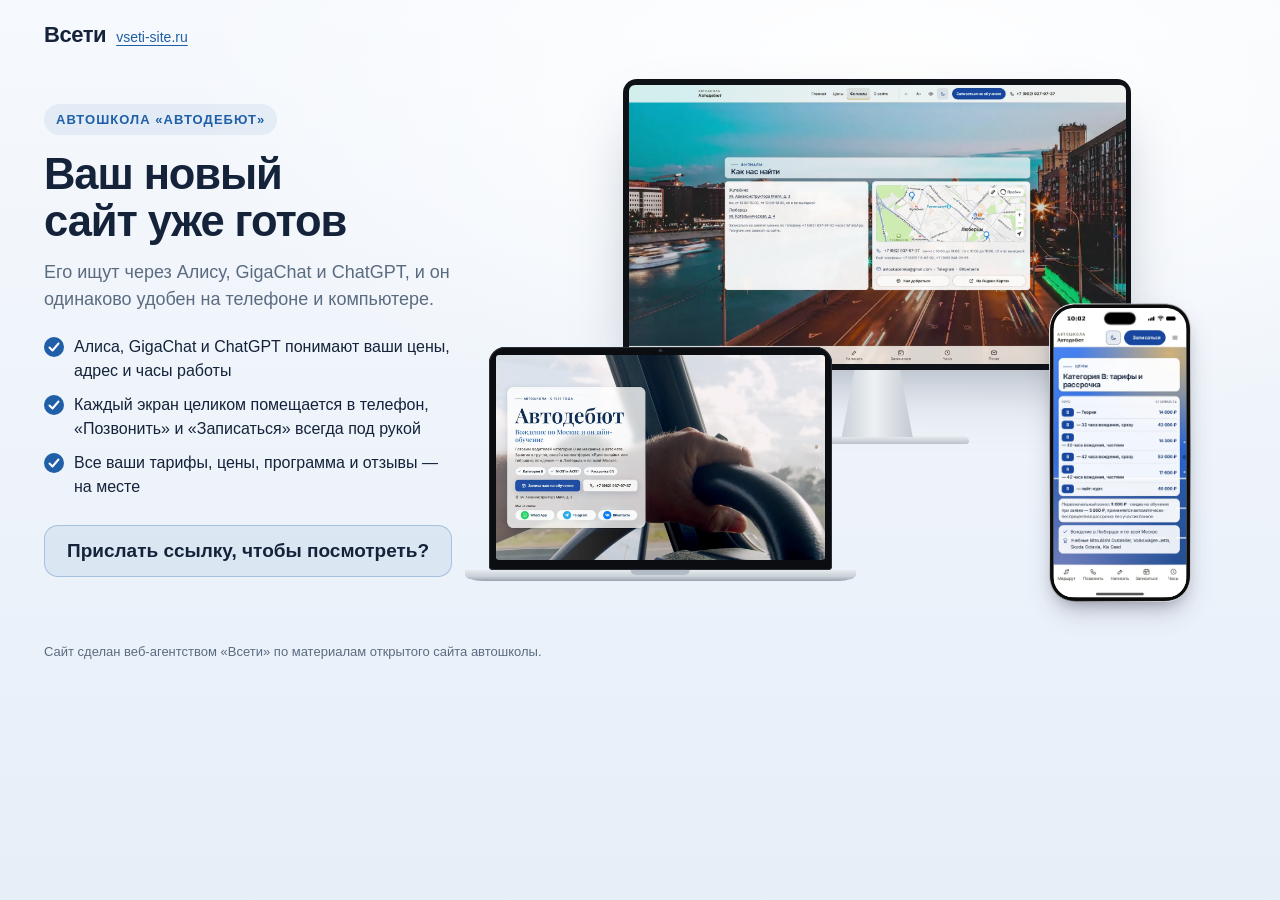
<file: vitrina/index.html>
<!doctype html>
<html lang="ru">
<head>
<meta charset="utf-8">
<meta name="viewport" content="width=device-width, initial-scale=1">
<meta name="robots" content="noindex, nofollow">
<title>Новый сайт автошколы «Автодебют» — веб-агентство «Всети»</title>
<style>
@layer stageshow{:where(.ss-phone){position:relative}.ss-phone{flex-shrink:0;box-shadow:0 calc(var(--ps) * 40) calc(var(--ps) * 80) calc(var(--ps) * -16) #32325d40,0 calc(var(--ps) * 24) calc(var(--ps) * 48) calc(var(--ps) * -24) #0000004d}.ss-phone__glass{height:100%}.ss-phone__window{position:relative;overflow:hidden;isolation:isolate}.ss-phone:is([data-frame=pro],[data-frame=silver],[data-frame=bezel],[data-frame=clay],[data-frame=outline],[data-frame=bare]){--ss-phone-glass: #0b0b0c;--ss-phone-rim: #2c2c2d;--ss-phone-seam: #e0dfdc;--ss-phone-line: var(--ss-text-faint, #9a9a9d);background:none}.ss-phone__bands{position:absolute;inset:0;overflow:visible;pointer-events:none}.ss-phone:is([data-frame=pro],[data-frame=silver],[data-frame=bezel],[data-frame=clay],[data-frame=outline]) .ss-phone__glass{position:relative}.ss-phone[data-frame=pro]{--ss-phone-band-1: #e3e3e6;--ss-phone-band-2: #9a9ba0;--ss-phone-band-3: #cfd0d4;--ss-phone-band-4: #85868b;--ss-phone-band-5: #c9cacd}.ss-stage[data-theme=dark] .ss-phone[data-frame=pro],.ss-stage[data-theme=glass] .ss-phone[data-frame=pro][data-dark]{--ss-phone-band-1: #5b5c61;--ss-phone-band-2: #2b2c2f;--ss-phone-band-3: #48494d;--ss-phone-band-4: #232427;--ss-phone-band-5: #404145}.ss-phone[data-frame=silver]{--ss-phone-band-1: #f4f4f6;--ss-phone-band-2: #c9cacf;--ss-phone-band-3: #eeeef1;--ss-phone-band-4: #b9babf;--ss-phone-band-5: #e6e6ea}.ss-phone[data-frame=bezel]{--ss-phone-glass: #111113}.ss-phone[data-frame=clay]{--ss-phone-clay-top: color-mix(in srgb, var(--ss-phone-clay, #ecebe8), #fff 45%);--ss-phone-clay-bottom: color-mix(in srgb, var(--ss-phone-clay, #ecebe8), #000 6%);box-shadow:0 calc(var(--ps) * 30) calc(var(--ps) * 60) calc(var(--ps) * -12) #32325d33,0 calc(var(--ps) * 16) calc(var(--ps) * 32) calc(var(--ps) * -16) #00000029}.ss-stage[data-theme=dark] .ss-phone[data-frame=clay]{--ss-phone-clay-top: color-mix(in srgb, var(--ss-phone-clay, #2a2a2e), #fff 6%);--ss-phone-clay-bottom: var(--ss-phone-clay, #2a2a2e);--ss-phone-seam: #333338}.ss-phone[data-frame=outline]{box-shadow:none}.ss-stage[data-theme=blueprint] .ss-phone[data-frame=outline]{--ss-phone-line: var(--ss-line)}.ss-phone:not([data-frame=android],[data-frame=soft]) .ss-phone__status{height:62px;padding:0}.ss-phone:not([data-frame=android],[data-frame=soft]) .ss-phone__time{position:absolute;top:21.5px;left:0;width:138.5px;line-height:22px;text-align:center}.ss-phone:not([data-frame=android],[data-frame=soft]) .ss-phone__glyphs{position:absolute;top:25.33px;left:285.25px;align-items:flex-start;gap:8px}.ss-phone:not([data-frame=android],[data-frame=soft]) .ss-phone__signal{margin-top:1px}.ss-phone:not([data-frame=android],[data-frame=soft]) .ss-phone__battery{margin-top:.33px}.ss-phone[data-frame=photo]{position:relative;background:none}.ss-phone__photo{position:absolute;z-index:4;background:var(--ss-phone-photo-light, none) center / 100% 100% no-repeat;pointer-events:none}.ss-stage[data-theme=dark] .ss-phone__photo,.ss-phone[data-dark] .ss-phone__photo{background-image:var(--ss-phone-photo-dark, var(--ss-phone-photo-light, none))}.ss-phone[data-frame=android]{background:linear-gradient(150deg,#3a3b3f,#1d1e21 40%,#2f3034 70%,#1a1b1e)}.ss-phone[data-frame=android] .ss-phone__glass{background:#050505}.ss-phone[data-frame=android] .ss-phone__island{top:14px;width:24px;height:24px;border-radius:50%}.ss-phone[data-frame=android] .ss-phone__status{height:48px;padding:0 26px}.ss-phone[data-frame=android] .ss-phone__time{font-family:system-ui,sans-serif;font-size:15px;font-weight:500}.ss-phone[data-frame=android] .ss-phone__content[data-status]{padding-top:48px}.ss-phone[data-frame=android] .ss-phone__home{width:108px;height:4px}.ss-phone[data-frame=soft]{box-shadow:0 0 0 calc(var(--ps) * 1.5) #0a25400d,0 calc(var(--ps) * 30) calc(var(--ps) * 60) calc(var(--ps) * -12) #32325d2e,0 calc(var(--ps) * 18) calc(var(--ps) * 36) calc(var(--ps) * -18) #0000001f}.ss-phone[data-frame=soft] .ss-phone__glass{background:#f6f9fc;box-shadow:inset 0 calc(var(--ps) * -2.9) calc(var(--ps) * 7.2) #0a254038}.ss-stage[data-theme=dark] .ss-phone[data-frame=soft] .ss-phone__glass{background:#1c2433;box-shadow:inset 0 calc(var(--ps) * -2.9) calc(var(--ps) * 7.2) #00000073}.ss-phone__screen{--pt: 1px;position:absolute;top:0;left:0;display:flex;flex-direction:column;overflow:hidden;background:#fff;color:#000;font-family:-apple-system,system-ui,sans-serif;font-size:15px;letter-spacing:-.015em;transform-origin:0 0;-webkit-font-smoothing:antialiased}.ss-phone[data-dark] .ss-phone__screen{background:#000;color:#fff}.ss-phone__status{position:absolute;top:0;right:0;left:0;z-index:2;display:flex;align-items:center;justify-content:space-between;height:54px;padding:0 34px 0 52px;transition:color .3s ease;will-change:transform}.ss-phone__time{font-family:SF Pro Text,-apple-system,system-ui,sans-serif;font-variation-settings:"opsz" 17;font-size:17.67px;font-weight:590;letter-spacing:0}.ss-phone__island{position:absolute;top:var(--ss-island-top, 14px);left:50%;z-index:3;width:var(--ss-island-w, 95px);height:37px;border-radius:18.5px;background:#000;transform:translate(-50%)}.ss-phone__glyphs{display:flex;align-items:center;gap:8px}.ss-phone__glyph{display:block}.ss-phone__content{position:relative;flex:1;min-height:0}.ss-phone__content[data-status]{padding-top:62px}.ss-phone__content:not([data-status]){padding-top:44px}.ss-phone[data-frame=bare] .ss-phone__content{padding-right:8px;padding-left:8px}.ss-phone__home{position:absolute;bottom:8px;left:50%;z-index:2;width:144px;height:5px;border-radius:2.5px;background:currentColor;transform:translate(-50%);transition:color .3s ease;will-change:transform}.ss-lock{position:absolute;inset:0;color:#fff;text-align:center}.ss-lock__date{margin-top:66px;font-size:22px;font-weight:600;letter-spacing:-.01em;opacity:.85}.ss-lock__clock{margin-top:-4px;font-size:112px;font-weight:700;line-height:1;letter-spacing:-.035em;font-variant-numeric:tabular-nums;opacity:.92}.ss-lock__stack{position:absolute;right:0;bottom:118px;left:0;display:flex;flex-direction:column;gap:8px;text-align:left}.ss-lock__stack[data-at=top]{top:290px;bottom:auto}.ss-lock__controls{position:absolute;right:46px;bottom:48px;left:46px;display:flex;justify-content:space-between}.ss-lock__control{display:grid;place-items:center;width:50px;height:50px;border-radius:50%;background:#0a0c1842;backdrop-filter:blur(24px) saturate(1.3);color:#fff}.ss-notification{display:flex;align-items:center;gap:13px;margin:0 18px;padding:14px 17px 14px 14px;border-radius:23px;background:#fcfcfdc2;backdrop-filter:blur(30px) saturate(1.25);box-shadow:0 4px 24px #0000000f;color:#000;text-align:left}.ss-notification[data-banner]{position:absolute;top:56px;right:0;left:0;z-index:2;animation:ss-banner-in .52s cubic-bezier(.2,.9,.25,1) both}@keyframes ss-banner-in{0%{transform:translateY(-110px)}}.ss-notification__icon{display:grid;flex-shrink:0;place-items:center;width:38px;height:38px;overflow:hidden;border-radius:9px;background:var(--ss-accent);color:#fff}.ss-notification__icon:has(>img){background:none}.ss-notification__icon>img{display:block;width:100%;height:100%}.ss-notification__text{display:flex;flex:1;flex-direction:column;min-width:0;font-size:15px;line-height:18px;letter-spacing:-.016em}.ss-notification__head{display:flex;align-items:baseline;gap:8px}.ss-notification__title{flex:1;min-width:0;overflow:hidden;font-weight:600;white-space:nowrap;text-overflow:ellipsis}.ss-notification__time{flex-shrink:0;font-size:12px;letter-spacing:-.005em;color:#3c3c4399}.ss-notification__body{display:-webkit-box;overflow:hidden;-webkit-line-clamp:3;-webkit-box-orient:vertical}.ss-lock[data-size=satellite] .ss-lock__stack{top:232px;bottom:auto}.ss-lock[data-size=satellite][data-clock=off] .ss-lock__stack{top:74px}.ss-notification{will-change:transform}.ss-phone:not([data-dark]) .ss-notification{background:#ffffffeb;box-shadow:0 0 0 .5px #00000014,0 8px 24px #0000001f}.ss-phone__time-bar{display:inline-block;width:30px;height:7px;border-radius:4px;background:currentColor;opacity:.5}}
:root{--ink:#14233a;--muted:#5b6b80;--accent:#1f5fa8;--sand:#ffc94d;--bg1:#f6f9fd;--bg2:#e6eef8}
*{box-sizing:border-box}
html,body{margin:0}
body{font:16px/1.5 -apple-system,"Segoe UI",Roboto,Arial,sans-serif;color:var(--ink);background:radial-gradient(1200px 600px at 70% 10%,#ffffff 0,rgba(255,255,255,0) 60%),linear-gradient(180deg,var(--bg1),var(--bg2));min-height:100vh}
a{color:inherit}
.top{display:flex;align-items:center;justify-content:space-between;max-width:1240px;margin:0 auto;padding:18px 24px}
.brand{display:flex;align-items:baseline;gap:10px;text-decoration:none}
.brand b{font-size:22px;letter-spacing:-.02em}
.brand span{font-size:14px;color:var(--accent);text-decoration:underline;text-underline-offset:3px}
.hero{max-width:1240px;margin:0 auto;padding:10px 24px 40px;display:grid;grid-template-columns:minmax(0,.82fr) minmax(0,1.5fr);gap:36px;align-items:center}
.eyebrow{display:inline-block;font-size:13px;font-weight:600;letter-spacing:.08em;text-transform:uppercase;color:var(--accent);background:rgba(31,95,168,.08);padding:6px 12px;border-radius:999px}
h1{text-wrap:balance;font-size:clamp(30px,3.4vw,48px);line-height:1.08;letter-spacing:-.025em;margin:16px 0 14px}
.lead{font-size:18px;color:var(--muted);margin:0 0 22px;max-width:30em}
.pts{list-style:none;padding:0;margin:0 0 26px;display:grid;gap:10px}
.pts li{display:flex;gap:10px;align-items:flex-start}
.pts li::before{content:"";flex:none;width:20px;height:20px;margin-top:2px;border-radius:50%;background:var(--accent) url("data:image/svg+xml,%3Csvg xmlns='http://www.w3.org/2000/svg' viewBox='0 0 20 20'%3E%3Cpath d='M5.5 10.5l3 3 6-7' fill='none' stroke='%23fff' stroke-width='2' stroke-linecap='round' stroke-linejoin='round'/%3E%3C/svg%3E") center/100% no-repeat}
.cta{display:flex;flex-wrap:wrap;gap:14px;align-items:center}
.btn{display:inline-flex;align-items:center;gap:8px;min-height:52px;padding:0 26px;border-radius:14px;background:var(--accent);color:#fff;font-weight:600;text-decoration:none;box-shadow:0 10px 24px rgba(31,95,168,.28)}
.btn:hover{background:#174a86}
.ask{margin:0;display:inline-flex;align-items:center;min-height:52px;padding:12px 22px;line-height:1.3;border-radius:14px;background:rgba(31,95,168,.08);border:1.5px solid rgba(31,95,168,.28);color:var(--ink);font-size:19px;font-weight:600}
/* сцена с устройствами */
.stage{position:relative;width:100%;aspect-ratio:16/11.2}
.dv{position:absolute}
.dv img{display:block;width:100%;height:100%;object-fit:cover;object-position:center top}
.mon .scr img,.lap .scr img{height:auto}
.mon{left:18%;top:0;width:68%}
.mon .scr{padding:1.1%;background:#0e1116;border-radius:14px;box-shadow:0 30px 60px -20px rgba(20,35,58,.35)}
.mon .scr img{border-radius:6px}
.mon .neck{width:14%;aspect-ratio:1/.95;margin:0 auto;background:linear-gradient(90deg,#c9d0d8,#eef1f4 45%,#c3cad2);clip-path:polygon(18% 0,82% 0,100% 100%,0 100%)}
.mon .foot{width:36%;aspect-ratio:36/1.5;margin:-1px auto 0;border-radius:6px 6px 3px 3px;background:linear-gradient(180deg,#e9edf1,#b9c1ca);box-shadow:0 12px 20px -8px rgba(20,35,58,.4)}
.lap{left:0;bottom:4%;width:46%}
.lap .scr{padding:2.2% 2.2% 3%;background:#0b0d11;border-radius:16px 16px 4px 4px;position:relative;box-shadow:0 0 0 1px #2a2f37 inset}
.lap .scr::before{content:"";position:absolute;top:1%;left:50%;width:.9%;aspect-ratio:1;border-radius:50%;background:#2b3442;transform:translateX(-50%)}
.lap .scr img{border-radius:3px}
.lap .base{position:relative;height:0;padding-bottom:3.2%;margin:0 -7%;background:linear-gradient(180deg,#e7ebef 0,#c8cfd7 60%,#9aa3ad 100%);border-radius:0 0 18px 18px/0 0 60% 60%;box-shadow:0 22px 30px -14px rgba(20,35,58,.45)}
.lap .base::after{content:"";position:absolute;top:0;left:50%;width:15%;height:40%;transform:translateX(-50%);background:#b3bbc4;border-radius:0 0 8px 8px}
.tab{right:1.5%;bottom:3%;width:23%}
.tab .scr{aspect-ratio:820/1180;padding:4.5%;background:#121419;border-radius:22px;box-shadow:0 0 0 2px #c7ced6,0 28px 50px -18px rgba(20,35,58,.45)}
.tab .scr img{border-radius:10px}
.ph{right:6%;bottom:0;width:340px;transform-origin:100% 100%}
.ph-shot{display:block;width:100%;height:auto}
.note{max-width:1240px;margin:0 auto;padding:0 24px 34px;color:var(--muted);font-size:13px}
@media (max-width:600px){
  .stage{aspect-ratio:16/9.8}
  .mon{display:none}
  .lap{left:6%;width:64%;bottom:6%}
  .ph{right:5%}
}
@media (max-width:900px){
  .hero{grid-template-columns:1fr;gap:26px;padding-top:0}
  .stage{order:-1}
  .lead{font-size:16.5px}
}
</style>
</head>
<body>
<header class="top"><a class="brand" href="https://vseti-site.ru/" target="_blank" rel="noopener"><b>Всети</b><span>vseti-site.ru</span></a></header>
<main class="hero">
  <div class="txt">
    <span class="eyebrow">Автошкола «Автодебют»</span>
    <h1>Ваш новый сайт уже готов</h1>
    <p class="lead">Его ищут через Алису, GigaChat и ChatGPT, и он одинаково удобен на телефоне и компьютере.</p>
    <ul class="pts">
      <li>Алиса, GigaChat и ChatGPT понимают ваши цены, адрес и часы работы</li>
      <li>Каждый экран целиком помещается в телефон, «Позвонить» и «Записаться» всегда под рукой</li>
      <li>Все ваши тарифы, цены, программа и отзывы — на месте</li>
    </ul>
    <div class="cta">
      <p class="ask">Прислать ссылку, чтобы посмотреть?</p>
    </div>
  </div>
  <div class="stage" id="stage" aria-label="Новый сайт на компьютере, ноутбуке и телефоне">
    <div class="dv mon"><div class="scr"><img src="img/monitor.webp?v=2" alt="" width="1600" height="900"></div><div class="neck"></div><div class="foot"></div></div>
    <div class="dv lap"><div class="scr"><img src="img/laptop.webp?v=2" alt="" width="1280" height="800"></div><div class="base"></div></div>
    <div class="dv ph" id="ph"><div class="ss-phone z-phone" data-frame="pro" style="width: 340px; height: 714.953px; padding: 2.38318px; border-radius: 61.1682px; --ps: 0.794392523364486px;"><svg class="ss-phone__bands" width="100%" height="100%" aria-hidden="true"><defs><linearGradient id="ph-band" x1="0.2" y1="0" x2="0.8" y2="1"><stop offset="0" style="stop-color: var(--ss-phone-band-1);"></stop><stop offset="0.22" style="stop-color: var(--ss-phone-band-2);"></stop><stop offset="0.48" style="stop-color: var(--ss-phone-band-3);"></stop><stop offset="0.74" style="stop-color: var(--ss-phone-band-4);"></stop><stop offset="1" style="stop-color: var(--ss-phone-band-5);"></stop></linearGradient><linearGradient id="ph-clay" x1="0" y1="0" x2="0" y2="1"><stop offset="0" style="stop-color: var(--ss-phone-clay-top);"></stop><stop offset="1" style="stop-color: var(--ss-phone-clay-bottom);"></stop></linearGradient></defs><g transform="translate(10.327102803738317 10.327102803738317)" stroke-linejoin="round"><path d="M262.94 0.00L267.09 0.06L270.49 0.24L273.65 0.53L276.65 0.94L279.51 1.47L282.27 2.11L284.93 2.87L287.50 3.74L289.97 4.72L292.36 5.81L294.65 7.02L296.85 8.33L298.96 9.75L300.98 11.27L302.90 12.90L304.72 14.62L306.45 16.45L308.08 18.37L309.60 20.38L311.02 22.49L312.33 24.70L313.53 26.99L314.63 29.37L315.61 31.85L316.48 34.41L317.24 37.07L317.88 39.83L318.41 42.70L318.82 45.69L319.11 48.85L319.29 52.25L319.35 56.40L319.35 637.90L319.29 642.04L319.11 645.45L318.82 648.60L318.41 651.60L317.88 654.47L317.24 657.23L316.48 659.89L315.61 662.45L314.63 664.92L313.53 667.31L312.33 669.60L311.02 671.80L309.60 673.91L308.08 675.93L306.45 677.85L304.72 679.68L302.90 681.40L300.98 683.03L298.96 684.55L296.85 685.97L294.65 687.28L292.36 688.49L289.97 689.58L287.50 690.56L284.93 691.43L282.27 692.19L279.51 692.83L276.65 693.36L273.65 693.77L270.49 694.06L267.09 694.24L262.94 694.30L56.40 694.30L52.25 694.24L48.85 694.06L45.69 693.77L42.70 693.36L39.83 692.83L37.07 692.19L34.41 691.43L31.85 690.56L29.37 689.58L26.99 688.49L24.70 687.28L22.49 685.97L20.38 684.55L18.37 683.03L16.45 681.40L14.62 679.68L12.90 677.85L11.27 675.93L9.75 673.91L8.33 671.80L7.02 669.60L5.81 667.31L4.72 664.92L3.74 662.45L2.87 659.89L2.11 657.23L1.47 654.47L0.94 651.60L0.53 648.60L0.24 645.45L0.06 642.04L0.00 637.90L0.00 56.40L0.06 52.25L0.24 48.85L0.53 45.69L0.94 42.70L1.47 39.83L2.11 37.07L2.87 34.41L3.74 31.85L4.72 29.37L5.81 26.99L7.02 24.70L8.33 22.49L9.75 20.38L11.27 18.37L12.90 16.45L14.62 14.62L16.45 12.90L18.37 11.27L20.38 9.75L22.49 8.33L24.70 7.02L26.99 5.81L29.37 4.72L31.85 3.74L34.41 2.87L37.07 2.11L39.83 1.47L42.70 0.94L45.69 0.53L48.85 0.24L52.25 0.06L56.40 0.00Z" fill="none" stroke-width="20.654205607476634" stroke="url(#ph-band)"></path><path d="M262.94 0.00L267.09 0.06L270.49 0.24L273.65 0.53L276.65 0.94L279.51 1.47L282.27 2.11L284.93 2.87L287.50 3.74L289.97 4.72L292.36 5.81L294.65 7.02L296.85 8.33L298.96 9.75L300.98 11.27L302.90 12.90L304.72 14.62L306.45 16.45L308.08 18.37L309.60 20.38L311.02 22.49L312.33 24.70L313.53 26.99L314.63 29.37L315.61 31.85L316.48 34.41L317.24 37.07L317.88 39.83L318.41 42.70L318.82 45.69L319.11 48.85L319.29 52.25L319.35 56.40L319.35 637.90L319.29 642.04L319.11 645.45L318.82 648.60L318.41 651.60L317.88 654.47L317.24 657.23L316.48 659.89L315.61 662.45L314.63 664.92L313.53 667.31L312.33 669.60L311.02 671.80L309.60 673.91L308.08 675.93L306.45 677.85L304.72 679.68L302.90 681.40L300.98 683.03L298.96 684.55L296.85 685.97L294.65 687.28L292.36 688.49L289.97 689.58L287.50 690.56L284.93 691.43L282.27 692.19L279.51 692.83L276.65 693.36L273.65 693.77L270.49 694.06L267.09 694.24L262.94 694.30L56.40 694.30L52.25 694.24L48.85 694.06L45.69 693.77L42.70 693.36L39.83 692.83L37.07 692.19L34.41 691.43L31.85 690.56L29.37 689.58L26.99 688.49L24.70 687.28L22.49 685.97L20.38 684.55L18.37 683.03L16.45 681.40L14.62 679.68L12.90 677.85L11.27 675.93L9.75 673.91L8.33 671.80L7.02 669.60L5.81 667.31L4.72 664.92L3.74 662.45L2.87 659.89L2.11 657.23L1.47 654.47L0.94 651.60L0.53 648.60L0.24 645.45L0.06 642.04L0.00 637.90L0.00 56.40L0.06 52.25L0.24 48.85L0.53 45.69L0.94 42.70L1.47 39.83L2.11 37.07L2.87 34.41L3.74 31.85L4.72 29.37L5.81 26.99L7.02 24.70L8.33 22.49L9.75 20.38L11.27 18.37L12.90 16.45L14.62 14.62L16.45 12.90L18.37 11.27L20.38 9.75L22.49 8.33L24.70 7.02L26.99 5.81L29.37 4.72L31.85 3.74L34.41 2.87L37.07 2.11L39.83 1.47L42.70 0.94L45.69 0.53L48.85 0.24L52.25 0.06L56.40 0.00Z" fill="none" stroke-width="15.88785046728972" style="stroke: var(--ss-phone-rim);"></path><path d="M262.94 0.00L267.09 0.06L270.49 0.24L273.65 0.53L276.65 0.94L279.51 1.47L282.27 2.11L284.93 2.87L287.50 3.74L289.97 4.72L292.36 5.81L294.65 7.02L296.85 8.33L298.96 9.75L300.98 11.27L302.90 12.90L304.72 14.62L306.45 16.45L308.08 18.37L309.60 20.38L311.02 22.49L312.33 24.70L313.53 26.99L314.63 29.37L315.61 31.85L316.48 34.41L317.24 37.07L317.88 39.83L318.41 42.70L318.82 45.69L319.11 48.85L319.29 52.25L319.35 56.40L319.35 637.90L319.29 642.04L319.11 645.45L318.82 648.60L318.41 651.60L317.88 654.47L317.24 657.23L316.48 659.89L315.61 662.45L314.63 664.92L313.53 667.31L312.33 669.60L311.02 671.80L309.60 673.91L308.08 675.93L306.45 677.85L304.72 679.68L302.90 681.40L300.98 683.03L298.96 684.55L296.85 685.97L294.65 687.28L292.36 688.49L289.97 689.58L287.50 690.56L284.93 691.43L282.27 692.19L279.51 692.83L276.65 693.36L273.65 693.77L270.49 694.06L267.09 694.24L262.94 694.30L56.40 694.30L52.25 694.24L48.85 694.06L45.69 693.77L42.70 693.36L39.83 692.83L37.07 692.19L34.41 691.43L31.85 690.56L29.37 689.58L26.99 688.49L24.70 687.28L22.49 685.97L20.38 684.55L18.37 683.03L16.45 681.40L14.62 679.68L12.90 677.85L11.27 675.93L9.75 673.91L8.33 671.80L7.02 669.60L5.81 667.31L4.72 664.92L3.74 662.45L2.87 659.89L2.11 657.23L1.47 654.47L0.94 651.60L0.53 648.60L0.24 645.45L0.06 642.04L0.00 637.90L0.00 56.40L0.06 52.25L0.24 48.85L0.53 45.69L0.94 42.70L1.47 39.83L2.11 37.07L2.87 34.41L3.74 31.85L4.72 29.37L5.81 26.99L7.02 24.70L8.33 22.49L9.75 20.38L11.27 18.37L12.90 16.45L14.62 14.62L16.45 12.90L18.37 11.27L20.38 9.75L22.49 8.33L24.70 7.02L26.99 5.81L29.37 4.72L31.85 3.74L34.41 2.87L37.07 2.11L39.83 1.47L42.70 0.94L45.69 0.53L48.85 0.24L52.25 0.06L56.40 0.00Z" fill="none" stroke-width="14.69626168224299" style="stroke: var(--ss-phone-glass);"></path></g></svg><div class="ss-phone__glass" style="padding: 7.94393px; border-radius: 58.785px;"><div class="ss-phone__window" style="width: 319.346px; height: 694.299px; clip-path: path(&quot;M 262.94 0 L 267.09 0.06 L 270.49 0.24 L 273.65 0.53 L 276.65 0.94 L 279.51 1.47 L 282.27 2.11 L 284.93 2.87 L 287.5 3.74 L 289.97 4.72 L 292.36 5.81 L 294.65 7.02 L 296.85 8.33 L 298.96 9.75 L 300.98 11.27 L 302.9 12.9 L 304.72 14.62 L 306.45 16.45 L 308.08 18.37 L 309.6 20.38 L 311.02 22.49 L 312.33 24.7 L 313.53 26.99 L 314.63 29.37 L 315.61 31.85 L 316.48 34.41 L 317.24 37.07 L 317.88 39.83 L 318.41 42.7 L 318.82 45.69 L 319.11 48.85 L 319.29 52.25 L 319.35 56.4 L 319.35 637.9 L 319.29 642.04 L 319.11 645.45 L 318.82 648.6 L 318.41 651.6 L 317.88 654.47 L 317.24 657.23 L 316.48 659.89 L 315.61 662.45 L 314.63 664.92 L 313.53 667.31 L 312.33 669.6 L 311.02 671.8 L 309.6 673.91 L 308.08 675.93 L 306.45 677.85 L 304.72 679.68 L 302.9 681.4 L 300.98 683.03 L 298.96 684.55 L 296.85 685.97 L 294.65 687.28 L 292.36 688.49 L 289.97 689.58 L 287.5 690.56 L 284.93 691.43 L 282.27 692.19 L 279.51 692.83 L 276.65 693.36 L 273.65 693.77 L 270.49 694.06 L 267.09 694.24 L 262.94 694.3 L 56.4 694.3 L 52.25 694.24 L 48.85 694.06 L 45.69 693.77 L 42.7 693.36 L 39.83 692.83 L 37.07 692.19 L 34.41 691.43 L 31.85 690.56 L 29.37 689.58 L 26.99 688.49 L 24.7 687.28 L 22.49 685.97 L 20.38 684.55 L 18.37 683.03 L 16.45 681.4 L 14.62 679.68 L 12.9 677.85 L 11.27 675.93 L 9.75 673.91 L 8.33 671.8 L 7.02 669.6 L 5.81 667.31 L 4.72 664.92 L 3.74 662.45 L 2.87 659.89 L 2.11 657.23 L 1.47 654.47 L 0.94 651.6 L 0.53 648.6 L 0.24 645.45 L 0.06 642.04 L 0 637.9 L 0 56.4 L 0.06 52.25 L 0.24 48.85 L 0.53 45.69 L 0.94 42.7 L 1.47 39.83 L 2.11 37.07 L 2.87 34.41 L 3.74 31.85 L 4.72 29.37 L 5.81 26.99 L 7.02 24.7 L 8.33 22.49 L 9.75 20.38 L 11.27 18.37 L 12.9 16.45 L 14.62 14.62 L 16.45 12.9 L 18.37 11.27 L 20.38 9.75 L 22.49 8.33 L 24.7 7.02 L 26.99 5.81 L 29.37 4.72 L 31.85 3.74 L 34.41 2.87 L 37.07 2.11 L 39.83 1.47 L 42.7 0.94 L 45.69 0.53 L 48.85 0.24 L 52.25 0.06 L 56.4 0 Z&quot;);"><div class="ss-phone__screen" style="width: 402px; height: 874px; transform: scale(0.794393); --ss-screen-r: 64px;"><div class="ss-phone__status"><span class="ss-phone__time">10:02</span><span class="ss-phone__glyphs"><svg viewBox="0 0 20.33 13.67" width="20.33" height="13.67" class="ss-phone__glyph ss-phone__signal"><rect x="0" y="7.34" width="3.333" height="6.33" rx="1.667" fill="currentColor"></rect><rect x="5.667" y="5" width="3.333" height="8.67" rx="1.667" fill="currentColor"></rect><rect x="11.334" y="2.67" width="3.333" height="11" rx="1.667" fill="currentColor"></rect><rect x="17.000999999999998" y="0" width="3.333" height="13.67" rx="1.667" fill="currentColor"></rect></svg><svg viewBox="0 0 19.33 14.33" width="19.33" height="14.33" class="ss-phone__glyph ss-phone__wifi"><path fill-rule="evenodd" fill="currentColor" d="M0.415933 5.54283C0.902185 6.04412 1.66017 5.95818 2.27513 5.41393C4.30595 3.58064 6.83731 2.63535 9.66901 2.63535C12.5007 2.63535 15.0464 3.60928 17.0629 5.41393C17.6636 5.97251 18.4215 6.0298 18.9221 5.54283C19.4226 5.02722 19.4942 4.2538 18.9793 3.70954C16.8341 1.51819 13.3302 0 9.66901 0C6.00783 0 2.48965 1.53251 0.358727 3.72387C-0.156127 4.2538 -0.0989213 5.02722 0.415933 5.55715L0.415933 5.54283ZM3.94841 9.13779C4.50617 9.68205 5.22124 9.62476 5.85051 9.10915C6.88022 8.29276 8.25316 7.73418 9.66901 7.7485C11.0706 7.7485 12.4435 8.29276 13.4875 9.12347C14.1168 9.63908 14.8605 9.66773 15.4039 9.12347C15.9331 8.57921 16.0189 7.7485 15.4611 7.23289C14.0739 5.98683 11.9859 5.11315 9.68332 5.11315C7.38077 5.11315 5.27845 5.98683 3.9055 7.23289C3.41925 7.69121 3.31914 8.47896 3.96271 9.13779L3.94841 9.13779ZM8.72511 13.8929C9.34008 14.4801 9.98365 14.4801 10.5986 13.8929L11.757 12.7757C12.372 12.1742 12.5007 11.4151 11.7999 10.8995C11.2136 10.4841 10.4699 10.212 9.66901 10.212C8.86813 10.212 8.11015 10.4841 7.53809 10.9138C6.83731 11.4151 6.98033 12.1885 7.59529 12.7757L8.73942 13.8929L8.72511 13.8929Z"></path></svg><svg viewBox="0 0 29.33 13.67" width="29.33" height="13.67" class="ss-phone__glyph ss-phone__battery"><path fill="currentColor" d="M0 6.4C0 4.15979 0 3.03969 0.435974 2.18404C0.819467 1.43139 1.43139 0.819467 2.18404 0.435974C3.03969 0 4.15979 0 6.4 0L19.933 0C22.1732 0 23.2933 0 24.149 0.435974C24.9016 0.819467 25.5135 1.43139 25.897 2.18404C26.333 3.03969 26.333 4.15979 26.333 6.4L26.333 7.26666C26.333 9.50687 26.333 10.627 25.897 11.4826C25.5135 12.2353 24.9016 12.8472 24.149 13.2307C23.2933 13.6667 22.1732 13.6667 19.933 13.6667L6.4 13.6667C4.15979 13.6667 3.03969 13.6667 2.18404 13.2307C1.43139 12.8472 0.819467 12.2353 0.435974 11.4826C0 10.627 0 9.50687 0 7.26666L0 6.4Z"></path><path fill-rule="evenodd" fill="currentColor" transform="translate(27.33 4.33)" d="M0 0L0 5C0.601505 4.8625 2 3.75 2 2.5C2 1.25 0.601505 0.1375 0 0Z"></path></svg></span></div><span class="ss-phone__island"></span><div class="ss-phone__content" data-status="true"><img class="ph-shot" src="img/phone.webp?v=2" alt="Новый сайт автошколы «Автодебют» на телефоне" width="393" height="794"></div><span class="ss-phone__home"></span></div></div></div></div></div>
  </div>
</main>
<p class="note">Сайт сделан веб-агентством «Всети» по материалам открытого сайта автошколы.</p>
<script>
(function(){var st=document.getElementById('stage'),ph=document.getElementById('ph');
function fit(){var k=st.clientWidth*(innerWidth<=600?0.27:0.19)/340;ph.style.transform='scale('+k+')';}
fit();addEventListener('resize',fit);})();
</script>
</body>
</html>
</file>
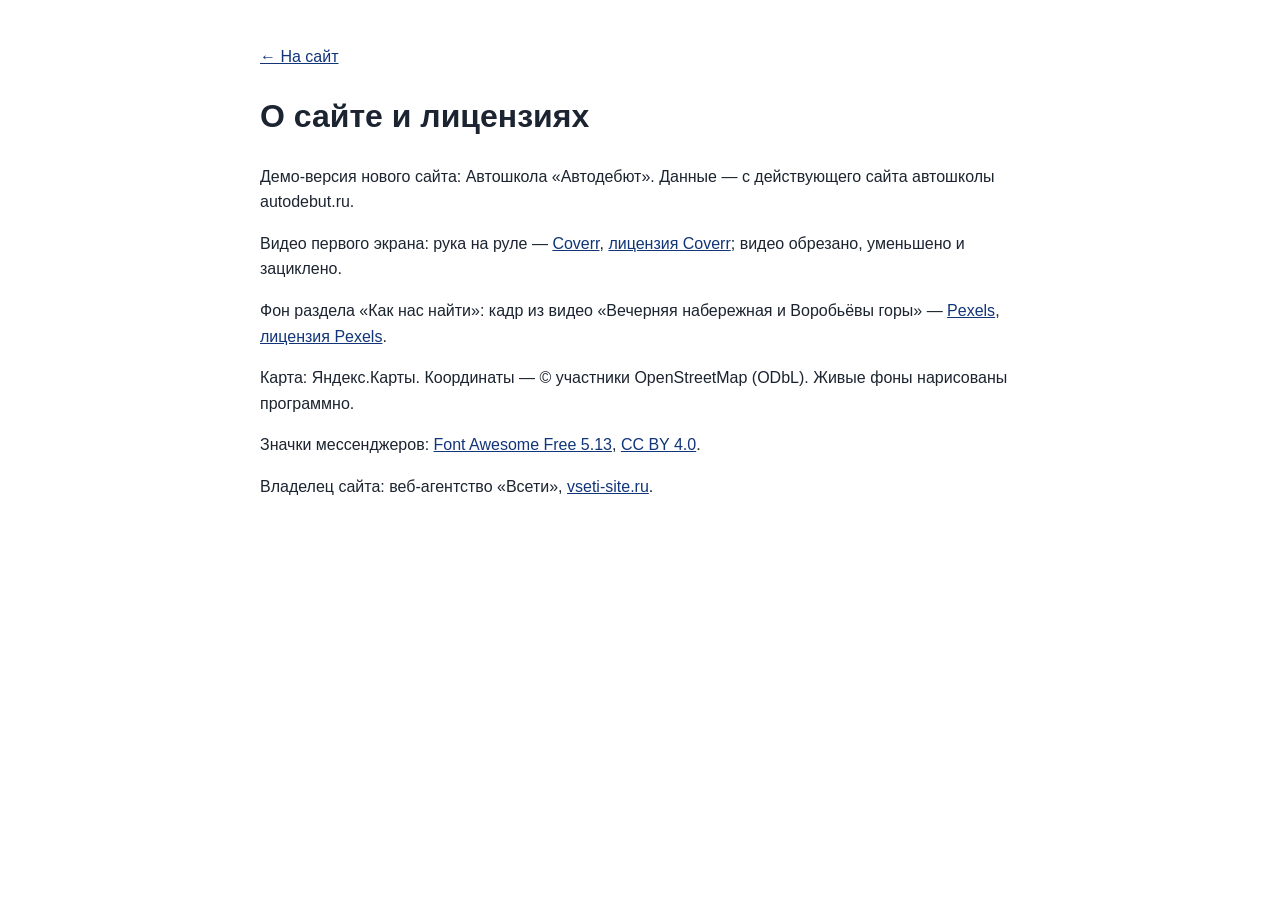
<file: credits.html>
<!doctype html><html lang="ru"><head><meta charset="utf-8"><meta name="viewport" content="width=device-width,initial-scale=1"><meta name="robots" content="noindex"><title>О сайте — Автошкола «Автодебют»</title>
<style>body{font:16px/1.6 Inter,Arial,sans-serif;max-width:760px;margin:0 auto;padding:28px 18px;color:#1b2430}a{color:#113578}</style></head><body>
<p><a href="./">← На сайт</a></p><h1>О сайте и лицензиях</h1>
<p>Демо-версия нового сайта: Автошкола «Автодебют». Данные — с действующего сайта автошколы autodebut.ru.</p>
<p>Видео первого экрана: рука на руле — <a href="https://coverr.co/videos/hand-on-a-steering-wheel-hrup2fwk9p" target="_blank" rel="noopener">Coverr</a>, <a href="https://coverr.co/license" target="_blank" rel="noopener">лицензия Coverr</a>; видео обрезано, уменьшено и зациклено.</p>
<p>Фон раздела «Как нас найти»: кадр из видео «Вечерняя набережная и Воробьёвы горы» — <a href="https://www.pexels.com/video/5077580/" target="_blank" rel="noopener">Pexels</a>, <a href="https://www.pexels.com/license/" target="_blank" rel="noopener">лицензия Pexels</a>.</p>
<p>Карта: Яндекс.Карты. Координаты — © участники OpenStreetMap (ODbL). Живые фоны нарисованы программно.</p>
<p>Значки мессенджеров: <a href="https://fontawesome.com" target="_blank" rel="noopener">Font Awesome Free 5.13</a>, <a href="https://creativecommons.org/licenses/by/4.0/" target="_blank" rel="noopener">CC BY 4.0</a>.</p>
<p>Владелец сайта: веб-агентство «Всети», <a href="https://vseti-site.ru" target="_blank" rel="noopener">vseti-site.ru</a>.</p>
</body></html>
</file>
<file: css/etalon.css>
/* ==========================================================================
   Эталон нотариуса. Общий слой поверх встроенных стилей index.html:
   видео-первый экран, «жидкое стекло», интерьеры на фоне экранов,
   шапка и нижняя панель со второго экрана, карточки Spotlight Card.
   ========================================================================== */

/* плавное проявление подсветки рамки (Chrome/Safari/Firefox новых версий) */
@property --hl{syntax:'<number>';inherits:true;initial-value:0}

:root{
  --glass:rgba(0,0,0,.4);
  --glass-blur:4px;
  --spot:255,196,108;          /* тёплый янтарь под интерьеры */
  --spring:cubic-bezier(.2,.9,.3,1.35);
}

/* ---------- светлый текст на тёмном стекле для всего, что лежит на фото ---------- */
.sec:not(.sec-hero),.hdr,.bar,.mmenu{
  --card:rgba(0,0,0,.4); --card-rgb:0,0,0;
  --text:#fff; --muted:rgba(255,255,255,.84);
  --line:rgba(255,255,255,.3); --line2:rgba(255,255,255,.2);
  --accent:#ecd9ac; --accent-d:#f6e9c8; --accent-l:#d3bc8a; --accent-soft:rgba(255,255,255,.13);
  --bg:rgba(0,0,0,.3); --bg2:transparent; --bg3:rgba(255,255,255,.13);
  --on-accent:#1d170b;
  --shadow:0 1px 12px rgba(0,0,0,.35); --shadow-lg:0 18px 50px rgba(0,0,0,.5);
  --ok:#8fe3a8; --bad:#ff9f96;
  color:#fff;
}
.sec:not(.sec-hero){background:#2b2319}
.sec:not(.sec-hero) .sec-scroll{
  position:relative;z-index:1;
  padding-top:calc(var(--hdr-h) / var(--zc,1) + 12px);padding-bottom:calc(var(--bar-h) + 12px);
  text-shadow:0 1px 2px rgba(0,0,0,.45)
}
.sec:not(.sec-hero) :is(input,select,textarea,button.btn,.btn){text-shadow:none}

/* ---------- фон экранов: интерьеры, затемнение ровно 50% ---------- */
.sec-bg{position:absolute;inset:0;z-index:0;overflow:hidden;pointer-events:none;background:#2b2319}
.sec-bg picture{display:block;width:100%;height:100%}
.sec-bg img{display:block;width:100%;height:100%;object-fit:cover;opacity:0;transition:opacity .9s ease}
.sec-bg img.ld,html:not(.js) .sec-bg img{opacity:1}
.sec-bg::after{content:"";position:absolute;inset:0;background:rgba(0,0,0,.5)}

/* ==========================================================================
   Жидкое стекло
   ========================================================================== */
.glass,
.sec:not(.sec-hero) :is(.sec-head,.svc,.step,.rev,.rsum,.cred,.cbox,.fq,.about-txt,.tf-card,.quote,.ilink,.chips li,.foot,.rate-chip){
  position:relative;isolation:isolate;
  background:var(--glass);
  -webkit-backdrop-filter:blur(var(--glass-blur));backdrop-filter:blur(var(--glass-blur));
  border:0;border-radius:var(--radius);
  box-shadow:0 8px 30px rgba(0,0,0,.14);
}
/* тонкая светлая рамка-градиент; рядом с курсором рамка разгорается (--hl, --x, --y) */
.glass::after,
.sec:not(.sec-hero) :is(.sec-head,.svc,.step,.rev,.rsum,.cred,.cbox,.fq,.about-txt,.tf-card,.quote,.ilink,.chips li,.foot,.rate-chip)::after{
  content:"";position:absolute;inset:0;border-radius:inherit;padding:1.4px;pointer-events:none;z-index:2;
  background:
    radial-gradient(230px circle at var(--x,50%) var(--y,50%),rgba(255,226,160,calc(var(--hl,0)*1)),rgba(var(--spot),calc(var(--hl,0)*.65)) 38%,transparent 72%),
    linear-gradient(160deg,rgba(255,255,255,.58) 0%,rgba(255,255,255,.16) 22%,rgba(255,255,255,0) 44%,rgba(255,255,255,0) 60%,rgba(255,255,255,.16) 82%,rgba(255,255,255,.5) 100%);
  -webkit-mask:linear-gradient(#000 0 0) content-box,linear-gradient(#000 0 0);
  -webkit-mask-composite:xor;mask-composite:exclude;
}
.sec:not(.sec-hero) .sec-head{display:block;width:fit-content;max-width:100%;border-radius:18px;padding:14px 22px 16px;margin-bottom:16px}
.sec:not(.sec-hero) .sec-head .h2{margin-top:8px}
.sec:not(.sec-hero) .sec-head .lead{margin-top:8px}
.sec:not(.sec-hero) .sec-head .demo-note{background:rgba(255,255,255,.1);border-left-color:var(--accent)}

/* ==========================================================================
   Spotlight Card: пятно света под курсором внутри карточки (::before),
   подсветка рамки рядом с курсором (::after выше), «прыжок» scale + тень.
   Позицию --x/--y ставит один общий обработчик pointermove (js/etalon.js).
   ========================================================================== */
.glow{position:relative;isolation:isolate;--hov:1.035}
.glow::before{
  content:"";position:absolute;inset:0;border-radius:inherit;pointer-events:none;z-index:-1;
  background:
    radial-gradient(340px circle at var(--x,50%) var(--y,50%),rgba(var(--spot),.5),rgba(var(--spot),.2) 38%,transparent 72%);
  opacity:0;transition:opacity .35s ease;
}
.glow.lit{--hl:1}
.glow.lit::before{opacity:1}
.glow{transition:scale .38s var(--spring),box-shadow .32s ease,--hl .3s ease}
.glow.rv{transition:opacity .7s ease var(--rvd),translate .7s ease var(--rvd),scale .38s var(--spring),box-shadow .32s ease,--hl .3s ease}
@media (hover:hover) and (pointer:fine){
  .glow:hover{scale:var(--hov);z-index:6;box-shadow:0 24px 54px rgba(0,0,0,.5),0 0 34px rgba(var(--spot),.2)}
}
/* ---------- «Контакты» («Как нас найти»): плашки при наведении и касании загораются жёлтым — яркая рамка и мягкое
   свечение вокруг; размер не меняется (никаких увеличений и сдвигов раскладки), видно в обеих темах ---------- */
:root{--gy-ring:255,208,80;--gy-glow:255,200,64}
html[data-theme="light"]{--gy-ring:232,154,0;--gy-glow:255,186,30}
#contacts .glow{--gy:0 0 0 2.5px rgba(var(--gy-ring),.98),0 0 22px 4px rgba(var(--gy-glow),.66),0 0 58px 14px rgba(var(--gy-glow),.32),0 8px 30px rgba(0,0,0,.14);
  --gy0:0 0 0 0 rgba(var(--gy-ring),0),0 0 0 0 rgba(var(--gy-glow),0),0 0 0 0 rgba(var(--gy-glow),0),0 8px 30px rgba(0,0,0,.14)}
@media (hover:hover) and (pointer:fine){
  #contacts .glow:hover{scale:1;box-shadow:var(--gy)}
  /* заголовок с рейтингом: когда курсор на значке рейтинга, светится только значок */
  #contacts .sec-head:has(.rate-chip:hover):hover{box-shadow:var(--gy0)}
}
#contacts .glow.tap{animation:cGlowTap 1.4s ease-out,glowHl .62s ease-out}
@keyframes cGlowTap{0%{box-shadow:var(--gy0)}14%,62%{box-shadow:var(--gy)}100%{box-shadow:var(--gy0)}}
html[data-hc="1"] #contacts .glow:hover{outline:3px solid #ffd400;outline-offset:2px}
/* крупные плашки берут нижнюю границу 1,03: 3,5 % от 600 px — это уже 20 px */
.hero-plq,.about-txt,.tf-card,.sec-head,.cbox{--hov:1.03}

/* касание на телефоне: вспышка пятна в точке касания и подпрыгивание */
.glow.tap{animation:glowTap .62s var(--spring),glowHl .62s ease-out}
.glow.tap::before{animation:spotFlash .62s ease-out}
@keyframes glowTap{0%{scale:1}38%{scale:var(--tap,1.045)}100%{scale:1}}
@keyframes glowHl{0%{--hl:0}22%{--hl:1}100%{--hl:0}}
@keyframes spotFlash{0%{opacity:0}18%{opacity:1}100%{opacity:0}}

/* ---------- появление блоков при входе на экран ---------- */
.rv{--rvd:calc(var(--i,0) * 90ms);opacity:0;transform:none;translate:0 18px;
  transition:opacity .7s ease var(--rvd),translate .7s ease var(--rvd)}
.sec.active .rv{opacity:1;transform:none;translate:0 0}
/* первый экран: блоки стартуют сами (экран активен с загрузки), по очереди после слова */
.sec-hero .rv{--rvd:calc(var(--hero-d,1.8s) + var(--i,0) * 140ms);opacity:1;translate:0 0}
.sec-hero .kicker.rv{--rvd:.45s}
/* анимация заголовка стартует — скрипт ставит .go, и остальные блоки выходят следом за словом */
.sec-hero.go .rv{animation:heroIn .9s cubic-bezier(.2,.7,.2,1) var(--rvd) both}
html.js .sec-hero:not(.go) .rv{opacity:0;translate:0 18px;animation:heroSafe .01s linear 5s forwards}
@keyframes heroIn{from{opacity:0;translate:0 18px}to{opacity:1;translate:0 0}}
@keyframes heroSafe{to{opacity:1;translate:0 0}}

/* ==========================================================================
   Первый экран
   ========================================================================== */
.sec-hero{background:#8fb1d4;color:#fff;
  /* А−/А+ первый экран не трогают: страница в zoom, экран — встречный zoom (как шапка), поэтому он на любой ступени
     выглядит ровно как при 100 %. Единицы vw/vh и высота экрана считаются от окна без поправки. */
  zoom:calc(1 / var(--zc,1)); --vwu:1vw; --vhu:1vh;
  /* высота — та же видимая, что у остальных экранов (скрипт кладёт её в --vhr); 100vh во встроенном браузере Telegram на Android
     считается при спрятанной верхней панели и выше видимой части — первый экран выходил выше, и все следующие съезжали вниз */
  --vh:var(--vhr, calc(100 * var(--vhu)))}
.hero-bg{position:absolute;inset:0;overflow:hidden;background:#9db9d6 url(../img/hero-poster.jpg) 54% 50%/cover no-repeat}
.hero-video{position:absolute;inset:0;width:100%;height:100%;object-fit:cover;object-position:54% 50%;background:transparent}
.hero-clouds{
  position:absolute;left:0;top:0;width:100%;height:58%;pointer-events:none;opacity:0;transition:opacity 2.4s ease;
  -webkit-mask-image:linear-gradient(180deg,#000 0%,#000 36%,rgba(0,0,0,.55) 66%,transparent 100%);
          mask-image:linear-gradient(180deg,#000 0%,#000 36%,rgba(0,0,0,.55) 66%,transparent 100%)
}
.hero-clouds.on{opacity:1}
/* угасание к низу рисует сам шейдер (js/clouds.js): маска на canvas — лишний проход на каждый кадр */
.hero-clouds.baked{-webkit-mask-image:none;mask-image:none}
/* точки-переходы по краю не растут с А+: иначе на ступенях 130–150 % они наезжают на плашки первого экрана и карточки */
.dots{zoom:calc(1 / var(--zc,1))}

.sec-hero .sec-scroll{position:relative;z-index:1;padding:26px clamp(20px,calc(3.4*var(--vwu,1vw)),64px);display:flex;flex-direction:column}
.sec-hero .wrap{max-width:none;margin:auto 0}
.hero-plq{
  --plq-w:clamp(500px,calc(38*var(--vwu,1vw)),660px);--plq-pad:clamp(24px,calc(2.4*var(--vwu,1vw)),36px);
  width:min(100%,var(--plq-w));padding:var(--plq-pad);border-radius:28px;
  color:#fff;text-shadow:0 1px 3px rgba(0,0,0,.5);
  animation:plqIn .9s ease both
}
@keyframes plqIn{from{opacity:0;translate:0 14px}to{opacity:1;translate:0 0}}
.hero-plq .kicker{color:#f6e6bd;font-size:12.5px;letter-spacing:.15em}
.hero-plq .kicker::before{background:#f6e6bd}
.hero-h1{margin:14px 0 0;font-weight:500}
.hw{
  display:inline-block;font-family:var(--serif);font-weight:500;line-height:1.06;letter-spacing:-.005em;color:#fff;
  font-size:calc((var(--plq-w) - 2 * var(--plq-pad)) / 4.9);
  text-shadow:0 2px 22px rgba(0,0,0,.35),0 1px 2px rgba(0,0,0,.4);white-space:nowrap
}
.hn{display:block;margin-top:6px;font-family:var(--serif);font-weight:500;font-size:clamp(20px,calc(1.9*var(--vwu,1vw)),28px);line-height:1.2;color:#f7ecd2}
.hero-lead{margin-top:16px;max-width:none;font-size:clamp(15px,calc(1.15*var(--vwu,1vw)),17px);line-height:1.5;color:rgba(255,255,255,.94)}
.hero-addr{margin-top:10px;font-size:14px}
.hero-addr .addr-link{color:#fff;border-bottom-color:rgba(255,255,255,.55)}
.hero-addr .addr-link:hover{color:#f6e6bd}
.hero-cta{display:flex;flex-wrap:wrap;gap:12px;margin-top:22px}
.btn-glass{
  min-height:52px;padding:0 26px;font-size:16px;color:#fff;border:0;background:var(--glass);
  -webkit-backdrop-filter:blur(var(--glass-blur));backdrop-filter:blur(var(--glass-blur));text-shadow:none
}
.btn-glass:hover{background:var(--glass);color:#fff}
.btn-glass.btn-book{background:rgba(var(--spot),.9);color:#2a1d07;font-weight:700;box-shadow:0 8px 26px rgba(var(--spot),.3)}
.btn-glass.btn-book:hover{background:rgba(var(--spot),.95);color:#2a1d07}
.btn-glass.btn-book::after{display:none}
.btn-glass.btn-book::before{background:radial-gradient(160px circle at var(--x,50%) var(--y,50%),rgba(255,255,255,.75),rgba(255,255,255,.25) 45%,transparent 75%)}
.btn-glass .ico{width:19px;height:19px}
.hero-plq .status{margin-top:16px;background:rgba(0,0,0,.28);border-color:rgba(255,255,255,.3);text-shadow:none}

/* ==========================================================================
   Шапка и нижняя панель: только со второго экрана
   ========================================================================== */
.hdr{
  background:var(--glass);-webkit-backdrop-filter:blur(8px);backdrop-filter:blur(8px);border-bottom:0;
  transition:transform .5s var(--ease),opacity .35s ease,visibility 0s linear 0s
}
.hdr::after{content:"";position:absolute;left:0;right:0;bottom:0;height:1px;background:linear-gradient(90deg,transparent,rgba(255,255,255,.45),transparent)}
body[data-sec="0"] .hdr{transform:translateY(-105%);opacity:0;visibility:hidden;pointer-events:none;transition:transform .45s var(--ease),opacity .3s ease,visibility 0s linear .45s}
.hdr-in{max-width:1440px;padding:0 28px;gap:18px}
.brand-s{color:rgba(255,255,255,.78)}
.brand-n{font-size:16px;font-weight:600;color:#fff;text-shadow:0 1px 3px rgba(0,0,0,.4)}
.nav{gap:2px}
.nav-a{color:#fff;opacity:.9;font-size:14.5px;padding:10px 12px;white-space:nowrap}
.brand{flex:none}
.nav-a:hover,.nav-a.cur,.nav > li.open > .nav-a{background:rgba(255,255,255,.14);opacity:1}
.nav-a.cur{box-shadow:inset 0 -2px 0 rgba(var(--spot),.95)}
.hdr-tools{margin-left:10px;gap:10px}
.hdr .tool{color:#fff;opacity:.9}
.hdr .tool:hover{background:rgba(255,255,255,.14);opacity:1}
.hdr .btn-primary{background:rgba(var(--spot),.95);border-color:transparent;color:#2a1d07;font-weight:700}
.hdr .btn-primary:hover{background:#ffd998;color:#2a1d07}
.hdr-tel{display:inline-flex;align-items:center;gap:8px;min-height:44px;padding:0 6px;font-weight:600;font-size:15px;white-space:nowrap;color:#fff;border-radius:10px}
.hdr-tel .ico{width:18px;height:18px}
.hdr-tel:hover{color:#ffe2a8}
.mega{background:rgba(24,19,12,.9);-webkit-backdrop-filter:blur(16px);backdrop-filter:blur(16px);border:1px solid rgba(255,255,255,.2)}
.mega-it:hover{background:rgba(255,255,255,.12)}
.lang-dd{background:rgba(24,19,12,.92);-webkit-backdrop-filter:blur(16px);backdrop-filter:blur(16px);border:1px solid rgba(255,255,255,.22);color:#fff}
.lang-dd a:hover,.lang-dd button:hover{background:rgba(255,255,255,.12)}
.lang-dd a.cur{color:#ffe2a8}
/* размер текста, контраст, тема: прямо на плашке, рядом с языком */
.hdr-a11y{display:flex;align-items:center;gap:2px;margin-left:2px;padding-left:8px;border-left:1px solid rgba(255,255,255,.28)}
.hdr-a11y .tool{width:44px;height:44px}
.hdr #hcBtn[aria-pressed="true"]{background:rgba(255,226,168,.2);color:#ffe2a8;opacity:1}
.hdr .tool:disabled{opacity:.35;cursor:default}
.hdr .tool:disabled:hover{background:none}
.mm-tools{display:none}

.bar{
  background:var(--glass);-webkit-backdrop-filter:blur(8px);backdrop-filter:blur(8px);border-top:0;box-shadow:none;
  transition:transform .5s var(--ease),opacity .35s ease,visibility 0s linear 0s
}
.bar::before{content:"";position:absolute;left:0;right:0;top:0;height:1px;background:linear-gradient(90deg,transparent,rgba(255,255,255,.45),transparent)}
body[data-sec="0"] .bar{transform:translateY(105%);opacity:0;visibility:hidden;pointer-events:none;transition:transform .45s var(--ease),opacity .3s ease,visibility 0s linear .45s}
.bi{color:#fff;opacity:.88}
.bi:hover{background:rgba(255,255,255,.14);opacity:1}
.bi.cur{color:#ffe2a8}

.dots button::after{background:#fff;opacity:.6;box-shadow:0 0 0 1px rgba(0,0,0,.35)}
.dots button.cur::after{background:rgb(var(--spot));opacity:1}

.mmenu{background:rgba(22,17,11,.93);-webkit-backdrop-filter:blur(14px);backdrop-filter:blur(14px);color:#fff;bottom:var(--bar-h)}
.mmenu .macc-list button:hover{background:rgba(255,255,255,.12)}
.mmenu .mmenu-foot .btn{justify-content:center;padding:0 22px;font-size:16px}
.mmenu .btn-primary{background:rgba(var(--spot),.95);border-color:transparent;color:#2a1d07;font-weight:700}
.mmenu .btn-ghost{border-color:rgba(255,255,255,.4);color:#fff}
.mm-set{margin-top:16px;display:grid;gap:10px}
.mm-row{display:flex;flex-wrap:wrap;gap:8px;align-items:center}
.mm-lbl{width:56px;font-size:13px;color:var(--muted);text-transform:uppercase;letter-spacing:.08em}
.mmenu .mm-row a,.mmenu .mm-row button{display:inline-flex;width:auto;min-width:44px;min-height:44px;padding:0 12px;justify-content:center;align-items:center;
  border:1px solid rgba(255,255,255,.28);border-radius:10px;font-size:14px;font-weight:600}
.mmenu .mm-row a.cur{color:#ffe2a8;border-color:#ffe2a8}
.mmenu .mm-row .ico{width:20px;height:20px}
/* на телефоне те же четыре кнопки одним заметным рядом в меню */
.mmenu .mm-tools{grid-template-columns:repeat(4,1fr);gap:8px;padding:10px;border:1px solid rgba(255,226,168,.4);border-radius:14px;background:rgba(255,255,255,.07)}
.mmenu .mm-tools button{display:inline-flex;width:100%;min-height:52px;justify-content:center;align-items:center;border:1px solid rgba(255,255,255,.28);border-radius:10px;font-size:16px;font-weight:700;background:rgba(0,0,0,.25);padding:0}
.mmenu .mm-tools button .ico{width:22px;height:22px}
.mmenu .mm-tools button[aria-pressed="true"]{border-color:#ffe2a8;color:#ffe2a8;background:rgba(255,226,168,.14)}
.mmenu .mm-tools button:disabled{opacity:.4}

/* ==========================================================================
   Экраны: карточки на стекле
   ========================================================================== */
.sec:not(.sec-hero) .kicker{color:#f1deb0}
.sec:not(.sec-hero) .kicker::before{background:#f1deb0}
.sec:not(.sec-hero) .h2{font-size:clamp(26px,calc(3*var(--vwu,1vw)),38px)}
.sec:not(.sec-hero) .svc:hover{transform:none;border-color:transparent}
.svc .cic,.cred .cic,.cl .cic,.mega-it .cic{background:rgba(255,255,255,.14);color:#f6e9c8}
.svc small{color:rgba(255,255,255,.8)}
.about-txt{padding:20px 24px}
.sec:not(.sec-hero) .about-txt .quote{background:rgba(255,255,255,.09);border-left:3px solid rgb(var(--spot));border-radius:0 12px 12px 0;-webkit-backdrop-filter:none;backdrop-filter:none;box-shadow:none}
.sec:not(.sec-hero) .about-txt .quote::after{display:none}
.chips li{background:var(--glass);border-radius:999px}
.creds .cred{padding:14px 16px;min-height:68px}
.cred > div{min-width:0;flex:1 1 auto}

/* ---------- «Оплата»: ровные значки ----------
   Карточка занимает ту же ширину и высоту, что соседние. Если четыре значка помещаются в строку —
   идут одним рядом от левого до правого края; иначе сетка 2×2 с одинаковыми колонками, а все карточки
   «Реквизитов» выравниваются по высоте (grid-auto-rows:1fr). Размер решает ширина самой колонки
   (container query), а не окна — поэтому одинаково на 1280, 1366, 1440, 1920, планшете и в режиме «А+». */
.about-side{container:aside / inline-size}
.pay-pills,.cred .pay-pills,.cl .pay-pills{
  display:grid;grid-template-columns:repeat(2,minmax(0,1fr));gap:6px;width:100%;margin-top:3px
}
.pay-pill{
  display:flex;align-items:center;justify-content:center;min-width:0;min-height:26px;padding:2px 8px;
  font-size:12.5px;line-height:1.2;text-align:center;white-space:nowrap;box-sizing:border-box
}
.pay-pill .ico{display:none}
.pay-pill.pay-logo{padding:2px 8px;min-height:26px}
.pay-pill.pay-logo img{height:15px}
.pay-pill.pay-logo img[src$="sbp.svg"]{height:17px}
.creds .cred:has(.pay-pills){padding-top:10px;padding-bottom:10px}
.creds .cred:has(.pay-pills) small{line-height:1.25}
@container aside (min-width:405px){
  .cred .pay-pills{grid-template-columns:repeat(4,auto);justify-content:space-between;max-width:430px}
}
@container aside (max-width:404px){
  .creds{grid-auto-rows:1fr}
}

.steps::before{display:none}
.steps{gap:14px;list-style:none;padding:0}
.step{padding:20px 16px 20px;text-align:left}
.step-n{background:rgba(255,255,255,.14);border-color:rgba(var(--spot),.85);color:#f6e9c8}
.step p{color:rgba(255,255,255,.88)}

.rsum,.rev{padding:20px 22px}
.rsum .big{color:#f6e9c8}
.rev p{color:#fff}

.faq{gap:0 16px}
.faq-col{gap:12px}
.fq{border-bottom:0;padding:2px 18px}
.fq > button{padding:14px 2px}
.fq-a p{padding:0 2px 14px;color:rgba(255,255,255,.88)}
.fq > button .pl{border-color:rgba(255,255,255,.4)}

.cbox{padding:16px 18px}
.cl{gap:9px}
.mapbox{padding:12px}
.fld input,.fld select,.fld textarea{background:rgba(0,0,0,.34);color:#fff;border-color:rgba(255,255,255,.34);text-shadow:none}
.fld input::placeholder,.fld textarea::placeholder{color:rgba(255,255,255,.55)}
.fld select option{color:#111;background:#fff}
.fld input:focus,.fld select:focus,.fld textarea:focus{border-color:rgb(var(--spot));box-shadow:0 0 0 3px rgba(var(--spot),.28)}
.map{background:rgba(0,0,0,.25)}
.sec:not(.sec-hero) .btn-primary{background:rgba(var(--spot),.95);border-color:transparent;color:#2a1d07;font-weight:700}
.sec:not(.sec-hero) .btn-primary:hover{background:#ffd998;color:#2a1d07}
.sec:not(.sec-hero) .btn-ghost{background:rgba(0,0,0,.3);color:#fff;border-color:rgba(255,255,255,.4)}
.sec:not(.sec-hero) .btn-ghost:hover{border-color:rgb(var(--spot));color:#ffe2a8}
.info-links .ilink{color:#fff;padding:9px 18px}
.info-links .ilink:hover{background:var(--glass)}

/* рейтинг Яндекс.Карт в «Контактах» */
.sec-head-rate{display:flex!important;align-items:center;justify-content:space-between;gap:18px;flex-wrap:wrap;width:100%!important;padding:14px 18px 14px 24px!important}
.sec-head-rate .sh-txt .h2{margin-top:6px}
.rate-chip{display:flex;align-items:center;gap:12px;padding:8px 18px 8px 10px;border-radius:14px;color:#fff;text-decoration:none;text-shadow:none}
.rate-chip .ym{width:40px;height:40px;flex:none}
.rate-chip .badge-r{display:flex;align-items:center;gap:8px}
.rate-chip .badge-r b{font-size:26px;line-height:1;font-weight:600}
.rate-chip .stars svg{width:17px;height:17px}
.rate-chip small{display:block;margin-top:3px;font-size:13px;color:var(--muted);white-space:nowrap}

.foot{margin-top:16px;padding:12px 18px;border-top:0;border-radius:14px;align-items:center}
.foot > div:first-child{flex:1 1 0;min-width:0}
.foot a{color:#fff}

/* фокус с клавиатуры виден на любом фоне */
.sec :focus-visible,.hdr :focus-visible,.bar :focus-visible,.mmenu :focus-visible{outline:3px solid #ffe2a8;outline-offset:2px}

/* ==========================================================================
   Адаптив
   ========================================================================== */
@media screen and (max-width:1439px){
  .hdr-tel{width:44px;padding:0;justify-content:center}
  .hdr-tel span{display:none}
  .hdr-tel:hover{background:rgba(255,255,255,.14)}
  .nav-a{padding:10px 9px}
}
/* на ноутбуках поуже телефон на плашке не помещается (он есть в нижней панели и в меню) */
@media screen and (max-width:1366px){.hdr-tel{display:none}}
@media screen and (max-width:860px){
  .hdr-a11y{display:none}
}
@media (max-width:860px){
  .mmenu .mm-tools{display:grid}
}
/* таджикская и киргизская версии: пункты меню длиннее — телефон на плашке только значком до 1680 px, меню-бургер на экранах до 1320 px */
@media screen and (min-width:1440px) and (max-width:1679px){
  html[lang="tg"] .hdr-tel,html[lang="ky"] .hdr-tel{width:44px;padding:0;justify-content:center}
  html[lang="tg"] .hdr-tel span,html[lang="ky"] .hdr-tel span{display:none}
}
@media screen and (min-width:1280px) and (max-width:1319px){
  html[lang="tg"] .nav,html[lang="ky"] .nav,html[lang="tg"] .hdr-tel,html[lang="ky"] .hdr-tel{display:none}
  html[lang="tg"] .burger,html[lang="ky"] .burger{display:grid}
  html[lang="tg"] .hdr-book,html[lang="ky"] .hdr-book{display:inline-flex}
  html[lang="tg"] .hdr-tools,html[lang="ky"] .hdr-tools{margin-left:auto}
  html[lang="tg"] .hdr-in,html[lang="ky"] .hdr-in{padding:0 18px}
}
@media screen and (max-width:1279px){
  .nav,.hdr-tel{display:none}
  .burger{display:grid}
  .hdr-book{display:inline-flex}
  .hdr-tools{margin-left:auto}
  .hdr-in{padding:0 18px}
}
@media (max-width:767px){
  .sec-bg{background:#2b2319}
  .sec:not(.sec-hero) .sec-scroll{padding-bottom:calc(var(--bar-h) + 12px)}
  .sec:not(.sec-hero) .sec-head{padding:12px 16px 14px;margin-bottom:14px;border-radius:14px}
  .step{padding:14px}
  .fq{padding:0 14px}
  .rsum,.rev{padding:16px}
  .sec-head-rate{padding:12px 14px!important}
  .rate-chip{padding:6px 12px 6px 8px}
  .rate-chip .ym{width:34px;height:34px}
  .rate-chip .badge-r b{font-size:22px}
  .rate-chip .stars svg{width:14px;height:14px}
  .foot{padding:10px 14px}
}
/* первый экран: пороги настоящие (@media screen не пересчитывается под А+), он всегда как при 100 % */
@media screen and (max-width:767px){
  .sec-hero .sec-scroll{padding:16px 14px calc(18px + env(safe-area-inset-bottom,0px))}
  .sec-hero .wrap{margin:auto 0 0}
  .hero-plq{--plq-pad:18px;width:100%;padding:18px 18px 20px;border-radius:22px}
  .hero-plq .kicker{font-size:11.5px;letter-spacing:.1em}
  .hero-h1{margin-top:10px}
  .hw{font-size:clamp(44px,calc(16.2*var(--vwu,1vw)),76px)}
  .hn{font-size:clamp(19px,calc(5.4*var(--vwu,1vw)),26px)}
  .hero-lead{margin-top:12px;font-size:14.5px}
  .hero-addr{display:none}
  .hero-cta{margin-top:16px;gap:10px;flex-wrap:nowrap}
  .btn-glass{min-height:50px;padding:0 14px;font-size:15px;flex:1 1 0;gap:8px}
  .hero-plq .status{margin-top:12px;font-size:12.5px}
  .hero-video,.hero-bg{object-position:55% 50%;background-position:55% 50%}
  .hero-clouds{height:52%}
}
@media (max-width:767px){
  .dots{right:-15px}
}
@media screen and (max-width:600px){
  .hdr-in{padding:0 12px;gap:8px}
  .brand-n{font-size:15px}
  .hdr-book{padding:0 14px;font-size:14px}
}
/* ---------- очень узкая раскладка: телефон при увеличенном тексте (ширина окна ÷ масштаб ≤ 340) ----------
   Пороги @media при «А+» пересчитываются движком под масштаб, поэтому эти правила включаются и на узких
   телефонах без увеличения, и на обычных телефонах при 115–150 %: ничего не вылезает за край, без горизонтальной прокрутки. */
@media screen and (max-width:340px){
  .hdr-in{padding:0 8px;gap:4px}
  .hdr-book{display:none}
  .brand-n{font-size:12px}
  .tool-lang{padding:0 6px}
}
@media (max-width:340px){
  .bi{padding:8px 0}
  .bi span{position:absolute;width:1px;height:1px;overflow:hidden;clip:rect(0 0 0 0);white-space:nowrap}
  .svc-grid{grid-template-columns:1fr}
  .btn:not(.btn-glass),.btn-sm:not(.btn-glass){white-space:normal;line-height:1.2;padding-top:9px;padding-bottom:9px;text-align:center}
  .rate-chip small{white-space:normal}
  .rsum .btn{width:100%}
  .foot .fl{display:flex;flex-wrap:wrap}
  .modal{padding:10px}
  .mbox{padding:18px 14px 14px}
  .mbox h3{font-size:18px;overflow-wrap:anywhere}
  .mhead{gap:10px}
  .mhead .cic{display:none}
  .mbox h3{overflow-wrap:break-word}
  .hours-t{font-size:14px}
  .hours-t td{padding:9px 3px}
  .info-tabs button{padding:7px 10px}
  .bk-inline{grid-template-columns:1fr}
  .bk-inline .bk-opt{flex-direction:row;justify-content:flex-start;gap:12px;min-height:52px;padding:8px 14px;text-align:left}
}
/* первый экран при ширине ≤340 px: настоящие пороги (см. выше), как при 100 % */
@media screen and (max-width:340px){
  .hero-cta{flex-wrap:wrap}
  .btn-glass{flex:1 1 100%;white-space:normal;line-height:1.2;padding-top:9px;padding-bottom:9px;text-align:center}
}
/* колонки сеток не растягиваются под длинное слово или поле ввода: страница никогда не выходит за край */
.svc-grid>*,.steps>*,.reviews>*,.faq>*,.contacts>*,.about>*,.mbox{min-width:0}
@media screen and (max-width:479px){
  :root{--hdr-h:56px}
  .brand-t{display:flex}
  .brand{flex:1 1 0;min-width:0}
  .brand-s{font-size:9px;letter-spacing:.14em}
  .brand-n{font-size:12.5px;white-space:normal;line-height:1.12}
}
@media (max-width:479px){
  .bi{font-size:12px;letter-spacing:-.03em;padding:6px 0}
  .bi span{overflow:visible;text-overflow:clip}
  .mmenu .mmenu-foot .btn{flex:1 1 100%}
}
@media screen and (max-height:700px) and (min-width:768px){
  .hero-lead{display:none}
  .hero-cta{margin-top:16px}
}

/* ---------- без анимаций, если пользователь так просит ---------- */
@media (prefers-reduced-motion:reduce){
  .sec-hero.go .rv,html.js .sec-hero:not(.go) .rv,.hero-plq{animation:none;opacity:1;translate:0 0}
  .glow,.glow.rv{transition:none}
  .rv{transition:none;translate:0 0;opacity:1}
  .hero-clouds{transition:none}
}

/* ==========================================================================
   Две темы (кнопка солнце/луна на плашке). По умолчанию data-theme="light" (как и было).
   Светлая: светлое матовое стекло плашек, окна и формы светлые, текст тёмный; фон экранов — те же фото
   с тем же затемнением 50 %, что и в тёмной базе. Тёмная: глубокий почти чёрный фон, плотное тёмное стекло,
   светлый текст, фото сильно затемнены. Первый экран (видео, облака, чайки, слово) читается в обеих:
   в светлой плашка светлая с тёмным текстом, в тёмной — тёмная со светлым.
   Выше (без data-theme) — базовый вид «тёмное стекло»; светлая тема переопределяет его ниже.
   ========================================================================== */
/* ----- тёмная: глубже ----- */
html[data-theme="dark"]{--glass:rgba(9,9,12,.74);--glass-blur:6px}
html[data-theme="dark"] .sec-hero{--glass:rgba(6,7,10,.52);--glass-blur:6px}
html[data-theme="dark"] .sec:not(.sec-hero),html[data-theme="dark"] .sec-bg{background:#070707}
html[data-theme="dark"] .sec-bg::after{background:rgba(3,4,7,.86)}
html[data-theme="dark"] .hdr,html[data-theme="dark"] .bar{background:rgba(5,5,7,.86)}
html[data-theme="dark"] .mmenu{background:rgba(6,6,8,.98)}
html[data-theme="dark"] .mega,html[data-theme="dark"] .lang-dd{background:rgba(7,7,9,.97)}
html[data-theme="dark"] .fld input,html[data-theme="dark"] .fld select,html[data-theme="dark"] .fld textarea{background:rgba(0,0,0,.55)}

/* ----- светлая ----- */
html[data-theme="light"]:not([data-hc="1"]){--glass:rgba(255,255,255,.7);--glass-blur:8px}
html[data-theme="light"]:not([data-hc="1"]) .sec-hero{--glass:rgba(255,253,248,.66);--glass-blur:12px}
html[data-theme="light"]:not([data-hc="1"]) .sec:not(.sec-hero),html[data-theme="light"]:not([data-hc="1"]) .hdr,html[data-theme="light"]:not([data-hc="1"]) .bar,html[data-theme="light"]:not([data-hc="1"]) .mmenu{
  --card:rgba(255,255,255,.74); --card-rgb:255,255,255;
  --text:#1b160e; --muted:#4d4332;
  --line:rgba(70,50,15,.30); --line2:rgba(70,50,15,.17);
  --accent:#7a5718; --accent-d:#5a3d0b; --accent-l:#a3813f; --accent-soft:rgba(122,87,24,.13);
  --bg:rgba(255,255,255,.5); --bg2:transparent; --bg3:rgba(70,50,15,.08);
  --on-accent:#fff;
  --shadow:0 1px 12px rgba(70,50,15,.14); --shadow-lg:0 18px 50px rgba(70,50,15,.26);
  --ok:#1d7443; --bad:#b0332a;
  color:#1b160e
}
html[data-theme="light"]:not([data-hc="1"]) .sec:not(.sec-hero) .sec-scroll{text-shadow:none}
html[data-theme="light"]:not([data-hc="1"]) .glass,
html[data-theme="light"]:not([data-hc="1"]) .sec:not(.sec-hero) :is(.sec-head,.svc,.step,.rev,.rsum,.cred,.cbox,.fq,.about-txt,.tf-card,.quote,.ilink,.chips li,.foot,.rate-chip){
  box-shadow:0 8px 28px rgba(70,50,15,.16),inset 0 1px 0 rgba(255,255,255,.8)
}
html[data-theme="light"]:not([data-hc="1"]) .glass::after,
html[data-theme="light"]:not([data-hc="1"]) .sec:not(.sec-hero) :is(.sec-head,.svc,.step,.rev,.rsum,.cred,.cbox,.fq,.about-txt,.tf-card,.quote,.ilink,.chips li,.foot,.rate-chip)::after{
  background:
    radial-gradient(230px circle at var(--x,50%) var(--y,50%),rgba(214,150,40,calc(var(--hl,0)*1)),rgba(var(--spot),calc(var(--hl,0)*.7)) 38%,transparent 72%),
    linear-gradient(160deg,rgba(255,255,255,.95) 0%,rgba(120,88,30,.22) 28%,rgba(120,88,30,.12) 62%,rgba(255,255,255,.9) 100%)
}
html[data-theme="light"]:not([data-hc="1"]) .glow:hover{box-shadow:0 24px 54px rgba(70,50,15,.3),0 0 34px rgba(var(--spot),.3)}
html[data-theme="light"]:not([data-hc="1"]) .sec:not(.sec-hero) .sec-head .demo-note{background:rgba(70,50,15,.07)}
/* первый экран */
html[data-theme="light"]:not([data-hc="1"]) .hero-plq{color:#1b160e;text-shadow:none}
html[data-theme="light"]:not([data-hc="1"]) .hero-plq .kicker{color:#7a5718}
html[data-theme="light"]:not([data-hc="1"]) .hero-plq .kicker::before{background:#7a5718}
html[data-theme="light"]:not([data-hc="1"]) .hw{color:#17120a;text-shadow:0 1px 0 rgba(255,255,255,.5)}
html[data-theme="light"]:not([data-hc="1"]) .hn{color:#4b3a18}
html[data-theme="light"]:not([data-hc="1"]) .hero-lead{color:rgba(27,22,14,.92)}
html[data-theme="light"]:not([data-hc="1"]) .hero-addr .addr-link{color:#1b160e;border-bottom-color:rgba(27,22,14,.45)}
html[data-theme="light"]:not([data-hc="1"]) .hero-addr .addr-link:hover{color:#7a5718}
html[data-theme="light"]:not([data-hc="1"]) .btn-glass{color:#1b160e}
html[data-theme="light"]:not([data-hc="1"]) .btn-glass:hover{color:#1b160e}
html[data-theme="light"]:not([data-hc="1"]) .btn-glass.btn-book,html[data-theme="light"]:not([data-hc="1"]) .btn-glass.btn-book:hover{color:#2a1d07}
html[data-theme="light"]:not([data-hc="1"]) .hero-plq .status{background:rgba(255,255,255,.6);border-color:rgba(70,50,15,.25);color:#1b160e}
/* шапка, нижняя полоса, меню */
html[data-theme="light"]:not([data-hc="1"]) .hdr,html[data-theme="light"]:not([data-hc="1"]) .bar{background:rgba(255,253,248,.82)}
html[data-theme="light"]:not([data-hc="1"]) .hdr::after,html[data-theme="light"]:not([data-hc="1"]) .bar::before{background:linear-gradient(90deg,transparent,rgba(90,65,25,.35),transparent)}
html[data-theme="light"]:not([data-hc="1"]) .brand-s{color:rgba(60,45,20,.72)}
html[data-theme="light"]:not([data-hc="1"]) .brand-n{color:#1b160e;text-shadow:none}
html[data-theme="light"]:not([data-hc="1"]) .nav-a{color:#1b160e}
html[data-theme="light"]:not([data-hc="1"]) .nav-a:hover,html[data-theme="light"]:not([data-hc="1"]) .nav-a.cur,html[data-theme="light"]:not([data-hc="1"]) .nav > li.open > .nav-a{background:rgba(70,50,15,.09)}
html[data-theme="light"]:not([data-hc="1"]) .nav-a.cur{box-shadow:inset 0 -2px 0 #c08a28}
html[data-theme="light"]:not([data-hc="1"]) .hdr .tool{color:#1b160e}
html[data-theme="light"]:not([data-hc="1"]) .hdr .tool:hover{background:rgba(70,50,15,.09)}
html[data-theme="light"]:not([data-hc="1"]) .hdr-tel{color:#1b160e}
html[data-theme="light"]:not([data-hc="1"]) .hdr-tel:hover{color:#7a5718}
html[data-theme="light"]:not([data-hc="1"]) .hdr-a11y{border-left-color:rgba(70,50,15,.28)}
html[data-theme="light"]:not([data-hc="1"]) .hdr #hcBtn[aria-pressed="true"]{background:rgba(192,138,40,.22);color:#5a3d0b}
html[data-theme="light"]:not([data-hc="1"]) .mega,html[data-theme="light"]:not([data-hc="1"]) .lang-dd{background:rgba(255,252,246,.97);border-color:rgba(70,50,15,.2);color:#1b160e}
html[data-theme="light"]:not([data-hc="1"]) .mega-it:hover,html[data-theme="light"]:not([data-hc="1"]) .lang-dd a:hover,html[data-theme="light"]:not([data-hc="1"]) .lang-dd button:hover{background:rgba(70,50,15,.08)}
html[data-theme="light"]:not([data-hc="1"]) .lang-dd a.cur{color:#7a5718}
html[data-theme="light"]:not([data-hc="1"]) .bi{color:#1b160e}
html[data-theme="light"]:not([data-hc="1"]) .bi:hover{background:rgba(70,50,15,.09)}
html[data-theme="light"]:not([data-hc="1"]) .bi.cur{color:#7a5718}
html[data-theme="light"]:not([data-hc="1"]) .mmenu{background:rgba(255,252,246,.98);color:#1b160e}
html[data-theme="light"]:not([data-hc="1"]) .mmenu .macc-list button:hover{background:rgba(70,50,15,.08)}
html[data-theme="light"]:not([data-hc="1"]) .mmenu .btn-ghost{border-color:rgba(70,50,15,.4);color:#1b160e}
html[data-theme="light"]:not([data-hc="1"]) .mmenu .mm-row a,html[data-theme="light"]:not([data-hc="1"]) .mmenu .mm-row button,html[data-theme="light"]:not([data-hc="1"]) .mmenu .mm-tools button{border-color:rgba(70,50,15,.3)}
html[data-theme="light"]:not([data-hc="1"]) .mmenu .mm-row a.cur{color:#7a5718;border-color:#c08a28}
html[data-theme="light"]:not([data-hc="1"]) .mmenu .mm-tools{border-color:rgba(192,138,40,.5);background:rgba(70,50,15,.06)}
html[data-theme="light"]:not([data-hc="1"]) .mmenu .mm-tools button{background:rgba(255,255,255,.7)}
html[data-theme="light"]:not([data-hc="1"]) .mmenu .mm-tools button[aria-pressed="true"]{border-color:#c08a28;color:#5a3d0b;background:rgba(192,138,40,.2)}
/* содержимое экранов */
html[data-theme="light"]:not([data-hc="1"]) .strong-lbl,html[data-theme="light"]:not([data-hc="1"]) .sec:not(.sec-hero) > .sec-scroll .about > div > .strong-lbl{color:rgba(255,255,255,.9);text-shadow:0 1px 2px rgba(0,0,0,.55)}
html[data-theme="light"]:not([data-hc="1"]) .sec:not(.sec-hero) .kicker{color:#7a5718}
html[data-theme="light"]:not([data-hc="1"]) .sec:not(.sec-hero) .kicker::before{background:#7a5718}
html[data-theme="light"]:not([data-hc="1"]) .svc .cic,html[data-theme="light"]:not([data-hc="1"]) .cred .cic,html[data-theme="light"]:not([data-hc="1"]) .cl .cic,html[data-theme="light"]:not([data-hc="1"]) .mega-it .cic{background:rgba(122,87,24,.12);color:#5a3d0b}
html[data-theme="light"]:not([data-hc="1"]) .svc small{color:rgba(27,22,14,.78)}
html[data-theme="light"]:not([data-hc="1"]) .sec:not(.sec-hero) .about-txt .quote{background:rgba(70,50,15,.07)}
html[data-theme="light"]:not([data-hc="1"]) .step-n{background:rgba(255,255,255,.75);border-color:rgba(192,138,40,.9);color:#5a3d0b}
html[data-theme="light"]:not([data-hc="1"]) .step p{color:rgba(27,22,14,.86)}
html[data-theme="light"]:not([data-hc="1"]) .rsum .big{color:#5a3d0b}
html[data-theme="light"]:not([data-hc="1"]) .rev p{color:#1b160e}
html[data-theme="light"]:not([data-hc="1"]) .fq-a p{color:rgba(27,22,14,.86)}
html[data-theme="light"]:not([data-hc="1"]) .fq > button .pl{border-color:rgba(70,50,15,.4)}
html[data-theme="light"]:not([data-hc="1"]) .fld input,html[data-theme="light"]:not([data-hc="1"]) .fld select,html[data-theme="light"]:not([data-hc="1"]) .fld textarea{background:rgba(255,255,255,.88);color:#1b160e;border-color:rgba(70,50,15,.32)}
html[data-theme="light"]:not([data-hc="1"]) .fld input::placeholder,html[data-theme="light"]:not([data-hc="1"]) .fld textarea::placeholder{color:rgba(27,22,14,.5)}
html[data-theme="light"]:not([data-hc="1"]) .map{background:rgba(255,255,255,.45)}
html[data-theme="light"]:not([data-hc="1"]) .sec:not(.sec-hero) .btn-ghost{background:rgba(255,255,255,.62);color:#1b160e;border-color:rgba(70,50,15,.38)}
html[data-theme="light"]:not([data-hc="1"]) .sec:not(.sec-hero) .btn-ghost:hover{border-color:#c08a28;color:#5a3d0b}
html[data-theme="light"]:not([data-hc="1"]) .info-links .ilink{color:#1b160e}
html[data-theme="light"]:not([data-hc="1"]) .rate-chip{color:#1b160e}
html[data-theme="light"]:not([data-hc="1"]) .foot a{color:#1b160e}
html[data-theme="light"]:not([data-hc="1"]) .sec :focus-visible,html[data-theme="light"]:not([data-hc="1"]) .hdr :focus-visible,html[data-theme="light"]:not([data-hc="1"]) .bar :focus-visible,html[data-theme="light"]:not([data-hc="1"]) .mmenu :focus-visible{outline-color:#a06a10}
html[data-theme="light"]:not([data-hc="1"]) .pay-pill:not(.pay-logo){background:rgba(255,255,255,.7)}

/* ---------- режим для слабовидящих: чистый чёрный экран без стекла ---------- */
html[data-hc="1"] .sec:not(.sec-hero){background:#000}
html[data-hc="1"] .sec-hero{background:#000}
html[data-hc="1"] .glass,html[data-hc="1"] .hdr,html[data-hc="1"] .bar,html[data-hc="1"] .mmenu,html[data-hc="1"] .btn-glass,
html[data-hc="1"] .sec:not(.sec-hero) :is(.sec-head,.svc,.step,.rev,.rsum,.cred,.cbox,.fq,.about-txt,.tf-card,.quote,.ilink,.chips li,.foot,.rate-chip){
  background:#000!important;border:2px solid #fff!important;-webkit-backdrop-filter:none!important;backdrop-filter:none!important;box-shadow:none!important}
html[data-hc="1"] .glass::after,html[data-hc="1"] .glow::before,html[data-hc="1"] .hdr::after,html[data-hc="1"] .bar::before,
html[data-hc="1"] .sec:not(.sec-hero) :is(.sec-head,.svc,.step,.rev,.rsum,.cred,.cbox,.fq,.about-txt,.tf-card,.quote,.ilink,.chips li,.foot,.rate-chip)::after{display:none!important}
html[data-hc="1"] .hero-clouds,html[data-hc="1"] .hero-gulls,html[data-hc="1"] .sd-canvas,html[data-hc="1"] .hero-video{display:none!important}
html[data-hc="1"] .btn-glass.btn-book,html[data-hc="1"] .hdr .btn-primary,html[data-hc="1"] .sec:not(.sec-hero) .btn-primary{background:#ffe14d!important;color:#000!important}
html[data-hc="1"] .hw,html[data-hc="1"] .hn{text-shadow:none}
html[data-hc="1"] .btn-glass.btn-book *,html[data-hc="1"] .sec:not(.sec-hero) .btn-primary *{color:#000!important}

/* язык виден и на телефоне (правка Сергея 17.10) */
@media screen and (max-width:700px){.tool-lang{padding:0 8px;gap:4px}.hdr-tools{gap:6px}}

/* ==========================================================================
   Материалы конторы (модалка): обычные абзацы и списки, ссылки внутри строки;
   текст по ширине с переносами слов (мягкие переносы ставит js, hyphens:auto — запас).
   На телефоне — по левому краю с переносами, чтобы не было «рек» из больших пробелов.
   ========================================================================== */
.info-i > div{display:none}
.info-i.open > div{display:block}
.info-i p,.info-i li{
  display:block;margin:0 0 10px;text-align:justify;text-justify:inter-word;
  -webkit-hyphens:auto;hyphens:auto;hyphenate-limit-chars:7 3 3;overflow-wrap:break-word;word-break:normal
}
.info-i li{display:list-item;margin:0 0 5px}
.info-i a:not(.info-f),.info-i b,.info-i strong,.info-i em,.info-i span{display:inline;margin:0;padding:0}
.info-i a:not(.info-f){color:var(--accent-d);text-decoration:underline;text-underline-offset:3px;overflow-wrap:anywhere;word-break:break-all}
.info-i p:has(> b){text-align:left}
.info-i h4,.info-i > button span:first-child{text-align:left;hyphens:manual}
@media (max-width:480px){
  .info-i p,.info-i li{text-align:left}
}

/* ==========================================================================
   Обратный звонок: плашка переворачивается (3D flip) в форму; лицевая и обратная стороны лежат в одной
   ячейке сетки, поэтому высота плашки не прыгает. Переворот: поворот до ребра, смена стороны, поворот обратно.
   ========================================================================== */
.flipc{display:grid;transform-origin:50% 50%;will-change:auto}
.flipc > .flip-front,.flipc > .flip-back{grid-area:1/1;min-width:0;align-self:center}
/* в окне высота меняется в момент, когда плашка стоит ребром: показываем только одну сторону */
.flipc-swap:not(.show-back) > .flip-back,.flipc-swap.show-back > .flip-front{display:none}
.flipc:not(.show-back) > .flip-back,.flipc.show-back > .flip-front{visibility:hidden;pointer-events:none}
.flipc > .flip-back h3{font-size:19px;font-weight:600}
.flipc > .flip-back .fdesc{color:var(--muted);font-size:13.5px;margin-top:6px}
.bk-opt{font-family:inherit;cursor:pointer;width:100%}
button.bk-opt{appearance:none;-webkit-appearance:none}
.fld label .opt{font-weight:400;opacity:.72}
.cb-actions{display:grid;grid-template-columns:auto 1fr;gap:10px;margin-top:4px}
.cb-actions .btn{min-height:46px;padding:0 14px;font-size:14.5px;gap:8px}
.cb-actions .btn span{white-space:normal;text-align:center;line-height:1.2}
/* письмо на почту: адрес рядом с кнопкой «Скопировать адрес» (в окне и в сообщении после отправки) */
.mail-line{display:flex;align-items:center;gap:6px 14px;flex-wrap:wrap;margin-top:4px;font-size:13.5px;color:var(--muted)}
.mail-addr{display:inline-flex;align-items:center;gap:6px 12px;flex-wrap:wrap}
.mail-addr b{color:var(--text);font-weight:600;font-size:14.5px;word-break:break-all}
.mail-copy{padding:0 12px;font-size:13px;gap:6px}
.mail-copy .ico{width:16px;height:16px}
.mail-copy.done{border-color:var(--ok);color:var(--ok)}
.fok .ok-t{display:block}
.fok .mail-addr.in-ok{margin-top:8px}
.fok .mail-addr b{color:inherit}
.cb-actions.solo{grid-template-columns:1fr}
/* второй телефон в списке контактов: подпись под номером */
/* языковые версии: у адреса в контактах линия-подчёркивание шла на 14 px ниже текста и пересекала строку «для такси» — подчёркиваем сам текст */
html:not([lang="ru"]) .cl a.addr-link{display:inline;border-bottom:0;padding:0;margin:0;text-decoration:underline;text-underline-offset:3px}
.cl .addr-taxi{display:block;font-size:12.5px;font-weight:400;line-height:1.3;color:var(--muted);margin-top:3px}
.cl .tel2{margin-top:6px}
.cl a.tel-b{display:inline-block;padding:7px 0;margin:-7px 0}
.cl a.tel-b:hover{color:var(--accent-d)}
.cl .tel-note{display:block;font-size:12.5px;font-weight:400;color:var(--muted);line-height:1.3;margin-top:1px}
/* обратная сторона «Позвонить»: крупный номер, кнопка, часы приёма */
.fb-view[hidden]{display:none}
/* размер номера считается от ширины самой плашки (container query): не вылезает ни на узком телефоне, ни при «А+» */
.fb-view[data-view="tel"]{container-type:inline-size}
.tel-num{display:block;margin-top:14px;text-align:center;font-family:var(--serif);font-weight:600;font-size:clamp(18px,9cqi,34px);letter-spacing:.01em;line-height:1.15;color:var(--text);white-space:nowrap}
.tel-num:hover{color:var(--accent-d)}
.tel-num2{display:flex;flex-direction:column;align-items:center;gap:1px;margin-top:4px;padding:8px 0;color:var(--text);line-height:1.25;text-align:center}
.tel-num2 b{font-size:17px;font-weight:600;white-space:nowrap}
.tel-num2 span{font-size:12.5px;color:var(--muted)}
.tel-num2:hover b{color:var(--accent-d)}
.tel-call{width:100%;margin-top:8px}
.tel-hours{margin-top:12px}
.tel-hours > b{display:block;font-size:13px;font-weight:500;color:var(--muted)}
.hours-mini{margin-top:2px;font-size:13.5px}
.hours-mini td{padding:5px 4px}
.flipc .cb-actions.solo{margin-top:12px}
.mbox-mail .fg{margin-top:10px}
/* высокое окно (телефон): крестик остаётся на месте, прокручивается только форма */
.mbox-mail{overflow:hidden;display:flex;flex-direction:column;padding:0}
.mbox-mail #mailBox{overflow:auto;min-height:0;padding:26px 26px 22px;-webkit-overflow-scrolling:touch;overscroll-behavior:contain}
@media (max-width:479px){.mbox-mail #mailBox{padding:18px 14px 14px}}
.flipc .fok{display:none}
.flipc .fok.show{display:block}
@media (max-width:360px){.cb-actions{grid-template-columns:1fr}}
@media (prefers-reduced-motion:reduce){.flipc{will-change:auto}}

/* ==========================================================================
   Языковые версии: шрифты для китайского, длинные слова не вылезают из плашек
   ========================================================================== */
html[lang="zh"]{--font:"Inter","PingFang SC","Hiragino Sans GB","Microsoft YaHei","Noto Sans CJK SC","Source Han Sans SC",sans-serif;
  --serif:"Playfair Display","Songti SC","Noto Serif CJK SC","Source Han Serif SC","SimSun",serif}
html:not([lang="ru"]) :is(.svc,.step,.rev,.cred,.fq,.cbox,.sec-head,.chips li,.rsum,.rate-chip,.status,.foot,.hero-plq){overflow-wrap:break-word}
.map-actions .btn{flex:1 1 9.5em}   /* короткие подписи (китайский) не схлопываются до буквы в столбик: на узкой плашке кнопки встают друг под другом */
html:not([lang="ru"]) :is(.rsum,.map-actions) .btn span{overflow-wrap:anywhere}
html:not([lang="ru"]) .rsum .btn{white-space:normal;text-align:center;line-height:1.25;padding-top:9px;padding-bottom:9px}

/* ==========================================================================
   Тарифы и льготы (п. 3.1.5–3.1.8 Стандартов ФНП): таблица, расчёт, льготы, источники.
   Цвета — от родителя (светлая/тёмная тема, режим для слабовидящих); на телефоне строки таблицы встают в столбик.
   ========================================================================== */
.tf{display:grid;grid-template-columns:minmax(0,1.45fr) minmax(0,1fr);gap:20px;align-items:start}
.tf-col{display:grid;grid-template-columns:minmax(0,1fr);gap:16px;min-width:0}
.tf-card{padding:18px 22px;--tf-line:rgba(255,255,255,.26);container:tfc / inline-size}
.tf-card h3{margin:0 0 10px;font-size:17px;line-height:1.3;font-weight:600}
.tf-card p{margin:0 0 10px;font-size:14.5px;line-height:1.5}
.tf-card p:last-child,.tf-card ul:last-child{margin-bottom:0}
.tf-card a{color:#f6e6bd;text-decoration:underline;text-underline-offset:3px;overflow-wrap:anywhere}
.tf-card a:hover{color:#ffe2a8}
.tf-card .tf-note{font-size:13.5px;line-height:1.45;opacity:.92}
.tf-t{width:100%;border-collapse:collapse;font-size:14.5px;line-height:1.42}
.tf-t th,.tf-t td{padding:9px 12px 9px 0;text-align:left;vertical-align:top;border-bottom:1px solid var(--tf-line);overflow-wrap:break-word}
.tf-t th:last-child,.tf-t td:last-child{padding-right:0}
.tf-t thead th{padding-top:2px;font-size:12px;letter-spacing:.06em;text-transform:uppercase;font-weight:600;opacity:.88}
.tf-t tbody th{width:31%;font-weight:600}
.tf-t td{width:34.5%}
.tf-v b{font-weight:600;white-space:nowrap}
.tf-lbl{display:none}
.tf-list{margin:0 0 12px;padding-left:18px;list-style:disc}
.tf-list li{margin:0 0 8px;font-size:14.5px;line-height:1.45;overflow-wrap:break-word}
.tf-more{margin-top:12px;padding-top:4px;border-top:1px solid var(--tf-line)}
.tf-more summary{cursor:pointer;display:flex;align-items:center;min-height:44px;font-weight:600;font-size:14.5px}
.tf-more h4{margin:12px 0 4px;font-size:14px;font-weight:600}
.tf-more p{margin:0 0 6px}
.tf-card :focus-visible{outline:3px solid #ffe2a8;outline-offset:2px;border-radius:4px}
html[data-theme="light"]:not([data-hc="1"]) .tf-card{--tf-line:rgba(70,50,15,.24)}
html[data-theme="light"]:not([data-hc="1"]) .tf-card a{color:#7a5718}
html[data-theme="light"]:not([data-hc="1"]) .tf-card a:hover{color:#5a3d0b}
html[data-theme="light"]:not([data-hc="1"]) .tf-card :focus-visible{outline-color:#a06a10}
html[data-hc="1"] .tf-card{--tf-line:#fff}
html[data-hc="1"] .tf-card a{color:#ffe14d}
@media (max-width:991px){.tf{grid-template-columns:1fr}}
@media (max-width:640px){
  .tf-card{padding:14px 16px}
  .tf-t,.tf-t tbody,.tf-t tr,.tf-t th,.tf-t td{display:block;width:auto}
  .tf-t thead{display:none}
  .tf-t tr{padding-bottom:8px;border-bottom:1px solid var(--tf-line)}
  .tf-t tbody th{width:auto;padding:10px 0 4px;border-bottom:0;font-size:15px}
  .tf-t td{display:flex;gap:10px;align-items:baseline;padding:3px 0;border-bottom:0}
  .tf-lbl{display:block;flex:0 0 9.4em;font-size:11.5px;letter-spacing:.05em;text-transform:uppercase;opacity:.78}
  .tf-t td .tf-v{flex:1 1 auto;min-width:0;overflow-wrap:anywhere}
}
@container tfc (max-width:300px){.tf-t td{display:block}.tf-lbl{margin-bottom:1px}}
html:not([lang="ru"]) .tf-card :is(h3,p,li,th,td,summary){overflow-wrap:break-word}

/* ==========================================================================
   Б-6: ссылки в плашках «О нотариусе» и окно «Официальные сведения и ссылки»
   ========================================================================== */
.cred b a{color:inherit;text-decoration:underline;text-decoration-color:rgba(255,255,255,.5);text-underline-offset:3px}
.cred b a:hover{color:#ffe2a8;text-decoration-color:#ffe2a8}
html[data-theme="light"]:not([data-hc="1"]) .cred b a{text-decoration-color:rgba(70,50,15,.45)}
html[data-theme="light"]:not([data-hc="1"]) .cred b a:hover{color:#7a5718;text-decoration-color:#7a5718}
html[data-hc="1"] .cred b a{color:#ffe14d}
.about-side .about-more{justify-content:flex-start;margin-top:12px}
.off{margin-top:12px;display:grid;gap:14px}
.off h4{margin:0 0 4px;font-size:15px;font-weight:600;line-height:1.35}
.off p{margin:0;font-size:14px;line-height:1.5;color:var(--muted)}
.off-links{margin:6px 0 0;padding-left:18px;list-style:disc}
.off-links li{margin:0 0 5px;font-size:14px;line-height:1.4;overflow-wrap:anywhere}
.off a{color:var(--accent-d);text-decoration:underline;text-underline-offset:3px;overflow-wrap:anywhere}
.off a:hover{color:var(--text)}
html[data-hc="1"] .off a{color:#ffe14d}
.off p,.off h4{overflow-wrap:break-word}

/* ==========================================================================
   Б-4, Б-9: строка о передаче данных у форм со ссылкой на Политику; владелец сайта в подвале
   ========================================================================== */
.pd-note{margin:8px 0 0;font-size:12.5px;line-height:1.45;color:var(--muted)}
.pd-note a{color:inherit;text-decoration:underline;text-underline-offset:3px}
.pd-note a:hover{color:#ffe2a8}
html[data-theme="light"]:not([data-hc="1"]) .pd-note a:hover{color:#7a5718}
.mbox .pd-note a{color:var(--accent-d)}
.mbox .pd-note a:hover{color:var(--text)}
html[data-hc="1"] .pd-note,html[data-hc="1"] .foot-owner{color:#fff;opacity:1}
html[data-hc="1"] .pd-note a{color:#ffe14d}
.foot-owner{margin-top:.5em;font-size:13px;line-height:1.45;opacity:.85}
.pd-note,.foot-owner{overflow-wrap:anywhere}
</file>
<file: css/title-b.css>
/* Вариант B: буквы «Нотариус» влетают по одной (js/title-b.js), как на первом экране сайта агентства.
   Слово лежит в разметке всегда; скрипт лишь оборачивает буквы в span. */
html.js .hw{opacity:0;animation:hwSafe .01s linear 6s forwards}
html.js .hw.in{opacity:1}
@keyframes hwSafe{to{opacity:1}}
.hw .ch{display:inline-block;will-change:transform}
@media (prefers-reduced-motion:reduce){html.js .hw{opacity:1;animation:none}}
html[data-hc="1"] .hw{opacity:1!important}
</file>
<file: css/nevo.css>
/* Нево-Класс: переопределения поверх эталона. Светлая дневная палитра: синий + жёлтый («учебный» знак). */
:root{--spot:255,201,77}

/* ---------- первый экран: светлое дневное фото, без видео ---------- */
.hero-bg{background:#a9cdf0 url(../img/hero-poster.jpg) 58% 55%/cover no-repeat}
.hero-bg::after{content:"";position:absolute;inset:0;background:linear-gradient(90deg,rgba(255,255,255,.34) 0%,rgba(255,255,255,0) 52%)}
@media screen and (min-width:768px){.hero-plq{--plq-w:clamp(520px,calc(42*var(--vwu,1vw)),700px)}}
@media screen and (min-width:768px){.hw{font-size:calc((var(--plq-w) - 2 * var(--plq-pad)) / 5.5);font-weight:600;letter-spacing:-.01em}}
@media screen and (min-width:768px){.hn{font-size:clamp(20px,calc(2*var(--vwu,1vw)),28px);font-weight:500}}
html[data-theme="light"]:not([data-hc="1"]) .sec-hero{--glass:rgba(255,255,255,.78);--glass-blur:10px}
html[data-theme="light"]:not([data-hc="1"]) .hero-plq .kicker{color:#1f5fa8}
html[data-theme="light"]:not([data-hc="1"]) .hero-plq .kicker::before{background:#1f5fa8}
html[data-theme="light"]:not([data-hc="1"]) .hw{color:#102f55}
html[data-theme="light"]:not([data-hc="1"]) .hn{color:#1f5fa8}
html[data-theme="light"]:not([data-hc="1"]) .hero-addr .addr-link:hover{color:#1f5fa8}
.hero-lead{margin-top:14px}
.hero-cats{display:flex;flex-wrap:wrap;gap:8px;margin:16px 0 0;padding:0;list-style:none}
.hero-cats li{display:inline-flex;align-items:center;gap:7px;padding:7px 14px 7px 11px;border-radius:999px;background:rgba(255,255,255,.85);border:1px solid rgba(31,95,168,.28);font-weight:600;font-size:14.5px;color:#12365f;text-shadow:none}
.hero-cats .ico{width:16px;height:16px;color:#1f5fa8}
.hero-cta{margin-top:18px}
@media screen and (min-width:768px){.hero-cta .btn-glass{flex:1 1 auto;white-space:nowrap}}
.hero-cta .btn-glass.btn-book{box-shadow:0 8px 24px rgba(240,170,20,.35)}
.hero-addr{margin-top:14px}

/* ---------- светлая палитра остальных экранов: синий вместо коричневого ---------- */
html[data-theme="light"]:not([data-hc="1"]) .sec:not(.sec-hero),html[data-theme="light"]:not([data-hc="1"]) .hdr,html[data-theme="light"]:not([data-hc="1"]) .bar,html[data-theme="light"]:not([data-hc="1"]) .mmenu{
  --card:rgba(255,255,255,.82);
  --text:#14233a; --muted:#41536b;
  --line:rgba(22,60,110,.30); --line2:rgba(22,60,110,.16);
  --accent:#1f5fa8; --accent-d:#174a86; --accent-l:#5b8fcc; --accent-soft:rgba(31,95,168,.12);
  --bg:rgba(255,255,255,.6); --bg3:rgba(22,60,110,.07);
  --shadow:0 1px 12px rgba(22,60,110,.14); --shadow-lg:0 18px 50px rgba(22,60,110,.26);
  color:#14233a
}
html[data-theme="light"]:not([data-hc="1"]) .glass,
html[data-theme="light"]:not([data-hc="1"]) .sec:not(.sec-hero) :is(.sec-head,.cbox,.foot){box-shadow:0 8px 28px rgba(22,60,110,.18),inset 0 1px 0 rgba(255,255,255,.85)}
html[data-theme="light"]:not([data-hc="1"]) .sec:not(.sec-hero) .sec-bg::after,.sec:not(.sec-hero) .sec-bg::after{background:rgba(255,255,255,.12)}
.sec-bg{background:#cfe0f3}
.btn-primary{background:#ffc94d;border-color:#ffc94d;color:#2a1d07}
.btn-primary:hover{background:#ffd06b;border-color:#ffd06b;color:#2a1d07}
html[data-theme="light"]:not([data-hc="1"]) .hdr .btn-primary,html[data-theme="light"]:not([data-hc="1"]) .sec:not(.sec-hero) .btn-primary{color:#2a1d07}

/* ---------- последний экран: компактная раскладка, чтобы всё помещалось в 800 px ---------- */
#contacts .sec-scroll{padding-top:calc(var(--hdr-h) + 8px)}
#contacts .sec-head{margin-bottom:12px;padding:10px 18px 10px 24px!important}
#contacts .sec-head .h2{margin-top:2px;font-size:28px}
#contacts .sh-cta{min-height:46px}
.addr-note{display:block;margin-top:2px;font-size:13px;color:var(--muted)}
@media (min-width:992px){.contacts{grid-template-columns:1fr 1.15fr 1fr;gap:14px}}
.contacts .cbox{padding:14px 16px}
.cl{gap:12px}
.map{min-height:0;height:250px;flex:none}
.cbox.form .fg{margin-top:8px;gap:7px}
.form h3{font-size:18px}
@media (min-width:768px){.fld input,.fld select,.fld textarea{padding:7px 11px}}
.fld-hid{display:none}
.foot{margin-top:12px;padding:10px 18px}
.foot p{margin:0}
.foot p + p{margin-top:4px}
.foot-owner{font-weight:600}
.foot-owner a{text-decoration:underline;text-underline-offset:3px}
html[data-theme="light"]:not([data-hc="1"]) .foot a{color:#174a86}

/* ---------- добивка: коричневые акценты эталона -> синие ---------- */
html[data-theme="light"]:not([data-hc="1"]) .sec:not(.sec-hero) .kicker{color:#1f5fa8}
html[data-theme="light"]:not([data-hc="1"]) .sec:not(.sec-hero) .kicker::before{background:#1f5fa8}
html[data-theme="light"]:not([data-hc="1"]) .cl .cic{background:rgba(31,95,168,.13);color:#1f5fa8}
html[data-theme="light"]:not([data-hc="1"]) .hdr-tel:hover,html[data-theme="light"]:not([data-hc="1"]) .bi.cur{color:#1f5fa8}
html[data-theme="light"]:not([data-hc="1"]) .sec:not(.sec-hero) .btn-ghost:hover{border-color:#1f5fa8;color:#174a86}
html[data-theme="light"]:not([data-hc="1"]) .nav-a.cur,html[data-theme="light"]:not([data-hc="1"]) .nav-a[aria-current]{color:#14233a}
.hero-addr .addr-link{border-bottom:0;padding:0;margin:0;display:inline-flex}
.hero-addr .addr-link:hover{text-decoration:underline}
.cl .addr-link{display:inline;border-bottom:0;padding:0;margin:0;text-decoration:underline;text-decoration-color:rgba(31,95,168,.45);text-underline-offset:3px}
.cl .addr-link:hover{color:#1f5fa8}
.map{flex:1 1 auto;min-height:250px;height:auto}
@media screen and (min-width:768px){.hw{font-size:calc((var(--plq-w) - 2 * var(--plq-pad)) / 5.9)}}
html[data-theme="light"]:not([data-hc="1"]) .foot{color:#22344d}
.cl .cat-line{font-weight:500}

/* карта Яндекса в узкой колонке рисует снизу «шторку» с карточкой места: обрезаем её, подпись «© Яндекс» остаётся */
.map iframe{height:calc(100% + 78px)}

/* ---------- телефон (до 767 px): правила выше для широкого экрана сюда не доходят ---------- */
@media screen and (max-width:767px){
  .hw{font-weight:600;letter-spacing:-.01em;font-size:clamp(34px,calc(13.4*var(--vwu,1vw)),64px)}
  .hn{font-weight:500}
  .hero-lead{margin-top:10px}
  .hero-cats{margin-top:12px;gap:6px}
  .hero-cats li{font-size:13.5px;padding:6px 12px 6px 9px}
  .hero-cta{flex-wrap:wrap;gap:8px}
  .hero-cta .btn-glass{flex:1 1 100%;white-space:normal;min-height:50px}
  .hero-plq .kicker{font-size:12px}
}
@media (max-width:767px){
  #contacts .sec-head{padding:12px 14px!important;flex-wrap:wrap;gap:10px}
  #contacts .sec-head .h2{font-size:26px}
  #contacts .sh-cta{width:100%;justify-content:center;min-height:48px}
  .contacts .cbox{padding:16px}
  .map{min-height:240px}
  .map-actions{flex-wrap:wrap}
  .map-actions .btn{flex:1 1 100%;min-height:48px;justify-content:center}
  .fld label{font-size:14px;margin-bottom:4px}
  .fld input,.fld select,.fld textarea{min-height:48px;padding:10px 12px;font-size:16px}
  .cbox.form .fg{gap:10px}
  .cbox.form .btn{min-height:50px;width:100%;justify-content:center}
  .fnote,.fdesc{font-size:13.5px}
  .foot{font-size:13.5px;line-height:1.45}
  .foot a{display:inline-block;padding:6px 0}
  .foot .fl{display:flex;flex-wrap:wrap;gap:4px 16px}
  .hours-link{display:inline-block;padding:8px 0}
}
@media screen and (max-width:479px){
  .brand-s{font-size:10.5px}
  .brand-n{font-size:14px}
}
@media screen and (max-width:400px){
  .brand-n{white-space:nowrap}
  .hdr-book{padding:0 12px;font-size:13px;white-space:nowrap}
  .hdr-in{gap:8px}
}
/* узкий телефон: в нижней панели пять пунктов вместо шести — «Почта» дублирует «Написать» */
@media (max-width:400px){
  .bar .bi[href^="mailto:"]{display:none}
}
.nowrap{white-space:nowrap}

/* ================= перенос содержания nevo-class.ru (12.11): новые экраны ================= */
.nk-sec .sec-bg{background:linear-gradient(160deg,#eef5fc 0%,#d6e6f6 100%)}
/* в шапке семь разделов: телефон на плашке прячем раньше (он есть в меню и в нижней панели) */
@media screen and (max-width:1679px){.hdr-tel{display:none}}
@media screen and (min-width:1280px) and (max-width:1439px){.nav-a{padding:10px 7px;font-size:14.5px}}
html[data-theme="dark"] .nk-sec .sec-bg{background:linear-gradient(160deg,#0f1b2b 0%,#16263b 100%)}
.nk-sec .sec-head{padding:16px 22px}
.nk-sec .sec-head{width:auto!important;max-width:none;display:block;align-self:stretch}
ol.nk-list{list-style:decimal}
ul.nk-list{list-style:disc}
.nk-list li::marker{color:var(--accent,#1f5fa8)}
/* контакты на телефоне прокручиваются — возвращаем карточку с адресом и карту, которые шаблон прятал ради «всё в один экран» */
@media (max-width:760px){#contacts .cbox-info{display:block}#contacts .mapbox{padding:14px 16px;background:var(--card,rgba(255,255,255,.86));border:1px solid var(--line2,rgba(22,60,110,.16))}#contacts .mapbox .map{display:block;height:220px;min-height:220px;border-radius:12px;overflow:hidden;margin-bottom:10px}}
.nk-grid{display:grid;grid-template-columns:repeat(3,minmax(0,1fr));gap:14px}
.nk-card,.nk-box,.nk-rev{background:var(--card,rgba(255,255,255,.86));border:1px solid var(--line2,rgba(22,60,110,.16));border-radius:16px;box-shadow:var(--shadow,0 1px 12px rgba(22,60,110,.14))}
.nk-card{padding:16px 18px;display:flex;flex-direction:column;gap:10px;min-width:0}
.nk-card h3,.nk-box h3{font-size:19px;font-weight:600;margin:0}
.nk-lead{margin:0;color:var(--muted);font-size:15px;line-height:1.45}
.nk-list{margin:0;padding-left:18px;font-size:14.5px;line-height:1.45;display:grid;gap:4px}
.nk-price{background:var(--accent-soft,rgba(31,95,168,.1));border-radius:12px;padding:10px 12px}
.nk-price small{display:block;font-size:12px;text-transform:uppercase;letter-spacing:.08em;color:var(--muted)}
.nk-price ul{margin:4px 0 0;padding:0;list-style:none;font-weight:600;font-size:15px;display:grid;gap:2px}
.nk-more summary{cursor:pointer;font-weight:600;font-size:14.5px;min-height:40px;display:flex;align-items:center;color:var(--accent,#1f5fa8)}
.nk-more[open] summary{margin-bottom:6px}
.nk-card .btn{margin-top:auto;justify-content:center}
.nk-why{list-style:none;margin:0 0 14px;padding:0;display:flex;flex-wrap:wrap;gap:8px}
.nk-why li{display:inline-flex;align-items:center;gap:7px;padding:7px 12px;border-radius:999px;background:var(--card,rgba(255,255,255,.86));border:1px solid var(--line2,rgba(22,60,110,.16));font-size:14px;font-weight:500}
.nk-why .ico{width:16px;height:16px;color:var(--accent,#1f5fa8);flex:none}
.nk-two{display:grid;grid-template-columns:minmax(0,1.2fr) minmax(0,1fr);gap:14px;align-items:start}
.nk-box{padding:18px 20px;display:grid;gap:12px;min-width:0}
.nk-box p{margin:0;line-height:1.5}
.nk-lic,.nk-note{font-size:13.5px;color:var(--muted)}
.nk-team{display:grid;gap:10px}
.nk-person{display:flex;gap:12px;align-items:flex-start}
.nk-person .cic{flex:none}
.nk-person b{display:block}
.nk-person small{display:block;color:var(--accent,#1f5fa8);font-weight:600}
.nk-person span:not(.cic){display:block;font-size:13.5px;color:var(--muted)}
.nk-gallery{display:grid;grid-template-columns:repeat(2,minmax(0,1fr));gap:6px}
.nk-gallery img{width:100%;aspect-ratio:3/2;object-fit:cover;border-radius:10px;background:var(--bg3,#e3ecf6)}
.nk-revs{display:grid;grid-template-columns:repeat(3,minmax(0,1fr));gap:14px}
.nk-rev{padding:16px 18px;display:flex;flex-direction:column;gap:10px;min-width:0}
.nk-rev p{margin:0;font-size:14.5px;line-height:1.5}
.nk-rev-t{font-size:15px}
.nk-rev-meta{margin-top:auto;display:flex;justify-content:space-between;gap:8px;align-items:baseline}
.nk-rev-meta small{color:var(--muted)}
.nk-center{display:flex;justify-content:center;margin-top:14px}
.nk-center .btn{min-height:48px}
.nk-docs{list-style:none;margin:0;padding:0;display:grid;grid-template-columns:repeat(2,minmax(0,1fr));gap:10px}
.nk-docs a{display:flex;align-items:center;gap:10px;min-height:52px;padding:10px 14px;border-radius:12px;background:var(--card,rgba(255,255,255,.86));border:1px solid var(--line2,rgba(22,60,110,.16));color:inherit;text-decoration:none}
.nk-docs a:hover{border-color:var(--accent,#1f5fa8)}
.nk-docs .ico{width:20px;height:20px;color:var(--accent,#1f5fa8);flex:none}
.nk-docs span{flex:1;min-width:0}
.nk-docs small{color:var(--muted);white-space:nowrap}
.nk-msg{display:flex;flex-wrap:wrap;gap:6px 14px}
.nk-msg a{text-decoration:underline;text-underline-offset:3px;display:inline-block;padding:9px 0}
.nk-way summary{min-height:32px;font-size:14px}
.mbox-rev{max-width:760px;width:100%;max-height:calc(var(--vh,100vh) - 40px);display:flex;flex-direction:column}
.nk-revall{overflow-y:auto;display:grid;gap:10px;margin-top:12px;padding-right:4px}
@media (max-width:991px){
  .nk-grid,.nk-revs{grid-template-columns:repeat(2,minmax(0,1fr))}
  .nk-two{grid-template-columns:1fr}
}
@media (max-width:767px){
  .nk-grid,.nk-revs,.nk-docs{grid-template-columns:1fr}
  .nk-sec .sec-head{padding:12px 14px}
  .nk-card,.nk-box,.nk-rev{padding:14px 16px}
  .nk-card .btn,.nk-center .btn{min-height:48px;width:100%}
  .nk-why li{font-size:13.5px}
  .nk-docs small{display:none}
  .foot .fl a{padding:12px 0;margin:-6px 16px -6px 0}
}

/* ================= 12.11, вторая волна ================= */
/* отзывы и документы — кнопками в конце «Контактов», открываются окнами */
.nk-extra{display:grid;grid-template-columns:repeat(2,minmax(0,1fr));gap:12px;margin-top:14px}
.nk-xbtn{display:flex;align-items:center;gap:12px;min-height:64px;padding:12px 16px;border-radius:14px;text-align:left;cursor:pointer;
  background:var(--card,rgba(255,255,255,.88));border:1px solid var(--line2,rgba(22,60,110,.16));color:inherit;font:inherit;box-shadow:var(--shadow,0 1px 12px rgba(22,60,110,.14))}
.nk-xbtn:hover{border-color:var(--accent,#1f5fa8)}
.nk-xbtn>.ico{width:24px;height:24px;color:var(--accent,#1f5fa8);flex:none}
.nk-xbtn>.ico:last-child{width:18px;height:18px;margin-left:auto;opacity:.7}
.nk-xbtn span{display:grid;gap:2px;min-width:0}
.nk-xbtn b{font-size:16px}
.nk-xbtn small{font-size:13px;color:var(--muted)}
.nk-docs-m{grid-template-columns:1fr;overflow-y:auto;margin-top:12px}
@media (max-width:767px){.nk-extra{grid-template-columns:1fr}}

/* телефон: плашка первого экрана компактнее — собор виден над ней */
@media screen and (max-width:767px){
  .hero-plq{padding:14px 16px 16px}
  .hw{font-size:clamp(32px,calc(11.5*var(--vwu,1vw)),54px)}
  .hn{font-size:17px}
  .hero-h1{margin-top:6px}
  .hero-lead,.hero-cats{display:none}
  .hero-cta{flex-wrap:nowrap;margin-top:12px;gap:8px}
  .hero-cta .btn-glass.btn-book{flex:1 1 auto}
  .hero-cta .btn-glass.btn-call{flex:0 0 52px;width:52px;padding:0}
  .hero-cta .btn-glass.btn-call span{position:absolute;width:1px;height:1px;overflow:hidden;clip:rect(0 0 0 0);white-space:nowrap}
}

/* телефон: без размытия под плашками — оно и давало рывки при перелистывании экранов; плашки плотнее */
@media (max-width:767px),(pointer:coarse){
  .glass,.hdr,.bar,.mmenu,.modal,.mbox,.sec-head,.cbox,.foot{-webkit-backdrop-filter:none!important;backdrop-filter:none!important}
  html[data-theme="light"]:not([data-hc="1"]) .sec-hero{--glass:rgba(255,255,255,.88)}
  html[data-theme="light"]:not([data-hc="1"]) .glass{background-color:rgba(255,255,255,.9)}
}

/* «Об автошколе»: на фоне дорога с бегущей разметкой и проезжающая машина; играет, только пока экран открыт */
.nk-road{position:absolute;left:0;right:0;bottom:0;height:150px;overflow:hidden;pointer-events:none}
.nk-road::before{content:"";position:absolute;left:0;right:0;bottom:0;height:86px;background:linear-gradient(180deg,rgba(31,95,168,.10),rgba(31,95,168,.22));border-top:2px solid rgba(255,255,255,.7)}
.nk-lane{position:absolute;left:0;bottom:40px;width:calc(100% + 120px);height:5px;opacity:.85;
  background:repeating-linear-gradient(90deg,rgba(255,255,255,.95) 0 60px,transparent 60px 120px);
  animation:nkLane 1.6s linear infinite;animation-play-state:paused;will-change:transform}
.nk-car{position:absolute;left:0;bottom:46px;width:120px;height:44px;opacity:.9;transform:translateX(-140px);
  animation:nkCar 11s linear infinite;animation-play-state:paused;will-change:transform}
#about.active .nk-lane,#about.active .nk-car{animation-play-state:running}
@keyframes nkLane{to{transform:translateX(-120px)}}
@keyframes nkCar{0%{transform:translateX(-140px)}55%,100%{transform:translateX(calc(100vw + 20px))}}
html[data-theme="dark"] .nk-road::before{background:linear-gradient(180deg,rgba(91,143,204,.08),rgba(91,143,204,.18))}
@media (prefers-reduced-motion:reduce){.nk-lane,.nk-car{animation:none}.nk-car{display:none}}
@media (max-width:767px){.nk-road{height:120px}.nk-road::before{height:70px}.nk-lane{bottom:32px}.nk-car{bottom:36px;width:96px;height:35px}}
/* телефон: при смене экрана не проявляем по очереди десятки карточек и не рисуем тяжёлые тени — меньше работы во время перелистывания */
@media (max-width:767px),(pointer:coarse){
  .nk-sec .rv:not(.kicker):not(.h2):not(.lead),#contacts .rv:not(.kicker):not(.h2){opacity:1!important;translate:0 0!important;transition:none!important}
  .nk-card,.nk-box,.nk-rev,.nk-xbtn,.nk-docs a,.nk-why li{box-shadow:none!important}
  html[data-theme="light"]:not([data-hc="1"]) .sec:not(.sec-hero) :is(.sec-head,.cbox,.foot){box-shadow:0 2px 8px rgba(22,60,110,.12)!important}
}
.nk-tickets{font-size:14.5px}
.nk-tickets a{display:inline-block;padding:8px 0;text-decoration:underline;text-underline-offset:3px}
/* без размытия шапка и нижняя панель должны быть плотными — иначе сквозь них просвечивает текст */
@media (max-width:767px),(pointer:coarse){
  html[data-theme="light"]:not([data-hc="1"]) .hdr,html[data-theme="light"]:not([data-hc="1"]) .bar{background:#fff!important}
  html[data-theme="dark"] .hdr,html[data-theme="dark"] .bar{background:#0a0c10!important}
}
@media (max-width:767px){.nk-road{bottom:calc(var(--bar-h,60px) + env(safe-area-inset-bottom,0px))}}

/* ================= 12.11, третья волна: каждый экран — в один экран телефона ================= */
.nk-tiles{display:grid;grid-template-columns:repeat(3,minmax(0,1fr));gap:12px}
.nk-tile{position:relative;display:flex;flex-direction:column;align-items:flex-start;gap:6px;text-align:left;cursor:pointer;font:inherit;color:inherit;
  min-height:96px;padding:14px 34px 14px 16px;border-radius:14px;background:var(--card,rgba(255,255,255,.9));border:1px solid var(--line2,rgba(22,60,110,.16));box-shadow:var(--shadow,0 1px 12px rgba(22,60,110,.14))}
.nk-tile:hover{border-color:var(--accent,#1f5fa8)}
.nk-tile b{font-size:17px;line-height:1.25}
.nk-tile small{font-size:14px;line-height:1.35;color:var(--accent-d,#174a86);font-weight:600}
.nk-tile>.ico{position:absolute;right:12px;top:14px;width:16px;height:16px;color:var(--accent,#1f5fa8);opacity:.7}
.nk-hint{margin:12px 0 0;font-size:14px;color:var(--muted)}
.nk-intro{margin:0 0 12px;font-size:16px;line-height:1.5}
.nk-why2{list-style:none;margin:0;padding:0;display:grid;grid-template-columns:repeat(2,minmax(0,1fr));gap:10px}
.nk-why2 li{display:flex;gap:10px;align-items:flex-start;padding:10px 12px;border-radius:12px;background:var(--card,rgba(255,255,255,.88));border:1px solid var(--line2,rgba(22,60,110,.16));font-size:15px;line-height:1.35}
.nk-why2 .ico{width:20px;height:20px;flex:none;color:var(--accent,#1f5fa8);margin-top:1px}
.nk-btns{display:flex;flex-wrap:wrap;gap:10px;margin-top:14px}
.nk-btns .btn{min-height:48px;justify-content:center}
.nk-list-big{font-size:16px;gap:8px;padding:16px 20px 16px 36px;border-radius:16px;background:var(--card,rgba(255,255,255,.88));border:1px solid var(--line2,rgba(22,60,110,.16))}
.nk-team{display:grid;grid-template-columns:repeat(3,minmax(0,1fr));gap:12px}
.nk-team .nk-person{padding:14px 16px;border-radius:14px;background:var(--card,rgba(255,255,255,.88));border:1px solid var(--line2,rgba(22,60,110,.16))}
.nk-contacts{grid-template-columns:minmax(0,1fr) minmax(0,1.1fr)!important}
.nk-cl{gap:10px}
.nk-bookwrap{max-width:560px;margin:0 auto;width:100%}
.nk-bookwrap .cbox.form{padding:18px 20px}
.nk-mbody{overflow-y:auto;display:grid;gap:12px;margin-top:12px;padding-right:4px}
.nk-mbody .nk-list{font-size:15px}
.nk-h4{margin:4px 0 0;font-size:16px}
.nk-mbtn{justify-content:center;min-height:48px}
#more .nk-extra{margin-top:0}
#more .foot{margin-top:16px}
@media (max-width:991px){.nk-tiles{grid-template-columns:repeat(2,minmax(0,1fr))}.nk-team{grid-template-columns:1fr}.nk-contacts{grid-template-columns:1fr!important}}
@media (max-width:767px){
  .nk-sec .sec-head{margin-bottom:10px;padding:10px 14px!important}
  .nk-sec .sec-head .h2{font-size:23px;margin-top:2px}
  .nk-sec .sec-head .kicker{font-size:11.5px}
  .nk-tiles{gap:8px}
  .nk-tile{min-height:0;padding:11px 26px 11px 12px;gap:4px}
  .nk-tile b{font-size:15px}
  .nk-tile small{font-size:13px}
  .nk-tile>.ico{right:8px;top:12px}
  .nk-hint{margin-top:8px;font-size:13px}
  .nk-intro{font-size:15px;margin-bottom:10px}
  .nk-why2{grid-template-columns:1fr;gap:6px}
  .nk-why2 li{padding:8px 12px;font-size:14.5px}
  .nk-btns{gap:8px;margin-top:10px}
  .nk-btns .btn{flex:1 1 0;padding:0 10px}
  .nk-btns-3 .btn{flex:1 1 calc(50% - 4px)}
  .nk-btns-3 .btn:last-child{flex-basis:100%}
  .nk-list-big{font-size:15px;gap:6px;padding:12px 14px 12px 30px}
  .nk-team{gap:8px}
  .nk-team .nk-person{padding:10px 12px}
  .nk-person span:not(.cic){font-size:13px}
  #contacts .mapbox .map{display:none}
  #contacts .mapbox{padding:0;background:none;border:0}
  #contacts .map-actions{display:grid;grid-template-columns:1fr 1fr;gap:8px}
  #contacts .map-actions .btn{min-height:46px;padding:6px 8px;font-size:14px;min-width:0;white-space:normal;line-height:1.15;text-align:center}
  #contacts .mapbox{box-shadow:none!important;min-width:0}
  #contacts .map-actions{width:100%}
  #contacts .map-actions .btn:first-child{grid-column:1 / -1}
  .nk-contacts{gap:10px}
  #contacts .cbox-info{padding:12px 14px}
  .nk-cl{gap:8px}
  .nk-cl li{gap:10px}
  .nk-cl .cic{width:34px;height:34px}
  .nk-cl b{font-size:14.5px}
  .nk-cl .addr-note{font-size:12.5px}
  #book .sec-scroll{padding-top:calc(var(--hdr-h) + 8px)}
  .nk-bookwrap .cbox.form{padding:14px 16px}
  #book .form h3{font-size:19px;margin:0}
  #book .fdesc{font-size:13.5px;margin:4px 0 0}
  #book .fld label{font-size:13.5px;margin-bottom:3px}
  #book .fld input,#book .fld select{min-height:44px;padding:8px 12px}
  #book .cbox.form .fg{gap:8px;margin-top:8px}
  #book .f2{gap:8px}
  #book .fnote{font-size:12.5px;margin:0}
  #book .cbox.form .btn{min-height:48px}
  #more .nk-extra{gap:8px}
}
/* ================= 12.11, четвёртая волна: низ экрана не уходит под панели браузера и полоску жестов ================= */
@media (pointer:coarse),(max-width:767px){
  .sec-hero .sec-scroll{padding-bottom:max(28px,calc(16px + env(safe-area-inset-bottom,0px)))!important}
}
@media (max-width:767px),(max-height:500px){
  .sec-scroll{padding-left:max(16px,env(safe-area-inset-left,0px))!important;padding-right:max(16px,env(safe-area-inset-right,0px))!important}
  .hdr-in{padding-left:max(12px,env(safe-area-inset-left,0px));padding-right:max(12px,env(safe-area-inset-right,0px))}
}
/* низкие экраны телефонов (видимая высота до ~640 px: телефон 360×640 с панелями браузера, iPhone SE в Safari):
   всё второстепенное — в окнах «Подробнее», экраны плотнее, чтобы не ужимать текст */
@media (max-width:767px) and (max-height:700px){
  :root{--hdr-h:50px;--bar-h:46px}
  .hdr-in{height:50px}
  .bar{padding-top:3px;padding-bottom:calc(3px + env(safe-area-inset-bottom,0px))}
  .bar .bi{padding:4px 0}
  .bar .bi span{position:absolute;width:1px;height:1px;overflow:hidden;clip:rect(0 0 0 0);white-space:nowrap}
  .bar .bi .ico{width:22px;height:22px}
  .sec:not(.sec-hero) .sec-scroll{padding-top:calc(var(--hdr-h) + 6px)!important;padding-bottom:calc(var(--bar-h) + 6px + env(safe-area-inset-bottom,0px))!important}
  .nk-sec .sec-head{margin-bottom:8px;padding:8px 12px!important}
  .nk-sec .sec-head .kicker{display:none}
  .nk-sec .sec-head .h2{font-size:21px;margin-top:0}
  .nk-tile{padding:9px 24px 9px 11px}
  .nk-hint{display:none}
  .nk-intro{display:none}
  .nk-why2 li{padding:7px 10px;font-size:14px}
  .nk-btns{margin-top:8px}
  .nk-btns .btn{min-height:44px}
  .nk-btns-3 .btn,.nk-btns-3 .btn:last-child{flex:1 1 0;font-size:13.5px;padding:0 6px}
  .nk-btns-3 .btn .ico{display:none}
  .nk-list-big{padding:10px 12px 10px 28px;gap:4px}
  .nk-team .nk-person{padding:8px 10px}
  #contacts .cbox-info{padding:10px 12px}
  .nk-cl{gap:6px}
  .nk-cl .cic{width:30px;height:30px}
  .nk-cl .addr-note{display:none}
  #contacts .map-actions{grid-template-columns:1fr 1fr}
  #contacts .map-actions .btn:first-child{grid-column:auto}
  #contacts .map-actions .btn:last-child{display:none}
  #contacts .map-actions .btn{min-height:44px}
  #book .fdesc{display:none}
  #book .fld input,#book .fld select{min-height:42px;padding:7px 12px}
  #book .cbox.form .fg{gap:6px;margin-top:6px}
  #book .fld label{margin-bottom:2px}
  .nk-xbtn{min-height:56px;padding:10px 14px}
  #more .foot{margin-top:10px;font-size:12.5px}
}
/* ================= 12.11, пятая волна: без наездов на телефонах ================= */
@media (max-width:767px){
  /* точки навигации справа не прижимаются к карточкам */
  .sec:not(.sec-hero) .sec-scroll{padding-right:max(20px,env(safe-area-inset-right,0px))!important}
  .dots{right:-16px}
  /* в «Контактах» обе кнопки маршрута — в одну строку */
  #contacts .map-actions .btn .ico{display:none}
  #contacts .map-actions .btn{padding:6px 5px;font-size:13.5px}
  /* «Об автошколе»: дорога с машиной — узкой полосой ниже кнопок */
  .nk-road{height:40px}
  .nk-road::before{height:26px}
  .nk-lane{bottom:11px}
  .nk-car{bottom:6px;width:64px;height:24px}
  #about .sec-scroll{padding-bottom:calc(var(--bar-h,60px) + 48px + env(safe-area-inset-bottom,0px))!important}
}
/* планшеты и небольшие ноутбуки: карточки не заходят под точки навигации */
@media (min-width:768px) and (max-width:1439px){
  .sec:not(.sec-hero) .sec-scroll{padding-right:52px!important}
}
@media (max-width:400px){
  /* длинные слова в плитках услуг («Индивидуальное», «Контраварийная») не заходят под стрелку */
  .nk-tile{padding-right:22px}
  .nk-tile>.ico{right:6px;width:14px;height:14px}
  .nk-tile b{font-size:14px;-webkit-hyphens:auto;hyphens:auto}
}
@media (max-width:767px) and (max-height:700px){
  /* низкие телефоны: места под дорогу нет — убираем её, кнопки не ложатся на машину */
  .nk-road{display:none}
  #about .sec-scroll{padding-bottom:calc(var(--bar-h) + 6px + env(safe-area-inset-bottom,0px))!important}
}
/* часы приёма не рвутся посередине («Сб 10–» / «14») */
.nk-cl .nw{white-space:nowrap}
@media (max-width:767px){
  /* под кнопками маршрута не светится подложка карточки */
  #contacts .mapbox::before,#contacts .mapbox::after{display:none}
}
/* планшеты и ноутбуки: дорога с машиной стоит над нижней панелью, а не под ней */
@media (min-width:768px){
  .nk-road{height:96px;bottom:calc(var(--bar-h,60px) + 2px + env(safe-area-inset-bottom,0px))}
}
@media (min-width:768px) and (max-width:991px){
  .nk-road{bottom:calc(var(--bar-h,60px) + 10px + env(safe-area-inset-bottom,0px))}
}
/* ================= 12.11, шестая волна: «Об автошколе» — живой фон-город (SVG + CSS, без библиотек и видео) =================
   дороги — в свободных полосах над и под текстом (текст стоит по центру экрана), под карточки фон не заходит */
.nk-city{position:absolute;left:0;right:0;top:var(--hdr-h);bottom:calc(var(--bar-h,60px) + env(safe-area-inset-bottom,0px));overflow:hidden;pointer-events:none;
  --road:rgba(31,95,168,.11);--edge:rgba(255,255,255,.8);--dash:rgba(255,255,255,.95);--sky:rgba(31,95,168,.09)}
.nkc-road{position:absolute;left:0;right:0;height:var(--rh);background:var(--road);border-top:2px solid var(--edge);border-bottom:2px solid var(--edge)}
.nkc-r1{top:clamp(64px,12%,120px);--rh:24px}
.nkc-r2{display:none;bottom:118px;--rh:30px}
.nkc-r3{bottom:4px;--rh:40px}
.nkc-sky{position:absolute;left:0;width:100%;height:clamp(40px,7vh,62px);bottom:calc(100% + 2px);background:var(--sky);-webkit-mask:url("data:image/svg+xml,%3Csvg xmlns='http://www.w3.org/2000/svg' viewBox='0 0 1200 140'%3E%3Cpath d='M0 140V96H60V80H110V96H150V70H220V96H250V86H295V140ZM300 140V92H328V74H336V62C336 42 350 28 368 25V16H366V12H374V16H372V25C390 28 404 42 404 62V74H412V92H440V140ZM445 140V84H525V96H565V76H625V96H655V90H715V140ZM720 140V96H764V60L772 56V18L776 0L780 18V56L788 60V96H832V140ZM840 140V78H910V96H960V84H1020V96H1200V140Z'/%3E%3C/svg%3E") left bottom/auto 100% repeat-x;mask:url("data:image/svg+xml,%3Csvg xmlns='http://www.w3.org/2000/svg' viewBox='0 0 1200 140'%3E%3Cpath d='M0 140V96H60V80H110V96H150V70H220V96H250V86H295V140ZM300 140V92H328V74H336V62C336 42 350 28 368 25V16H366V12H374V16H372V25C390 28 404 42 404 62V74H412V92H440V140ZM445 140V84H525V96H565V76H625V96H655V90H715V140ZM720 140V96H764V60L772 56V18L776 0L780 18V56L788 60V96H832V140ZM840 140V78H910V96H960V84H1020V96H1200V140Z'/%3E%3C/svg%3E") left bottom/auto 100% repeat-x}
.nkc-lane{position:absolute;left:0;right:0;top:50%;height:3px;margin-top:-1.5px;background:repeating-linear-gradient(90deg,var(--dash) 0 30px,transparent 30px 64px)}
.nkc-tree,.nkc-tl{position:absolute;bottom:calc(100% + 2px);z-index:0}
.nkc-tree{width:26px;height:42px}
.nkc-r2 .nkc-tree{width:32px;height:51px}
.nkc-r3 .nkc-tree{width:34px;height:54px}
.nkc-tl{width:11px;height:46px}
.nkc-r2 .nkc-tl{width:13px;height:56px}
.nkc-r3 .nkc-tl{width:14px;height:60px}
.nkc-tl circle{opacity:.18;animation:9s linear infinite;animation-play-state:paused}
.nkc-tl .r{animation-name:nkcR}.nkc-tl .y{animation-name:nkcY}.nkc-tl .g{animation-name:nkcG}
/* ближняя полоса — ниже и впереди, встречная — чуть выше, позади и бледнее */
.nkc-v{position:absolute;left:0;z-index:2;bottom:3px;width:var(--w);height:auto;transform:translateX(-220px);
  animation:nkcGo var(--t) linear var(--d) infinite;animation-play-state:paused;will-change:transform}
.nkc-v.nkc-back{z-index:1;width:calc(var(--w) * .8);bottom:calc(var(--rh) * .5 + 1px);opacity:.8;animation-name:nkcBack}
#about.active .nkc-v,#about.active .nkc-tl circle{animation-play-state:running}
@keyframes nkcGo{from{transform:translateX(-220px)}to{transform:translateX(calc(100vw + 40px))}}
@keyframes nkcBack{from{transform:translateX(calc(100vw + 40px)) scaleX(-1)}to{transform:translateX(-220px) scaleX(-1)}}
@keyframes nkcR{0%,44%{opacity:1}45%,100%{opacity:.18}}
@keyframes nkcY{0%,44%{opacity:.18}45%,54%{opacity:1}55%,89%{opacity:.18}90%,100%{opacity:1}}
@keyframes nkcG{0%,54%{opacity:.18}55%,89%{opacity:1}90%,100%{opacity:.18}}
html[data-theme="dark"] .nk-city{--road:rgba(91,143,204,.13);--edge:rgba(255,255,255,.16);--dash:rgba(255,255,255,.32);--sky:rgba(140,175,220,.07);opacity:.85}
/* высокие экраны (iPad, большие мониторы): третья дорога в нижней полосе */
@media (min-width:768px) and (min-height:940px){.nkc-r2{display:block}}
/* телефоны: свободна только полоса под кнопками — там одна дорога, без верхней */
@media (max-width:767px){
  .nkc-r1,.nkc-r2{display:none}
  .nkc-mx,.nkc-r3 .nkc-tl,.nkc-r3 .nkc-tree{display:none}
  .nkc-r3{--rh:30px;bottom:6px}
  .nkc-v{width:calc(var(--w) * .6)}
  .nkc-v.nkc-back{width:calc(var(--w) * .5);bottom:calc(var(--rh) * .5 - 3px)}
}
@media (max-width:767px) and (max-height:700px){
  .nkc-r3{--rh:16px;bottom:2px}
  .nkc-r3 .nkc-tl,.nkc-r3 .nkc-tree{display:none}
  .nkc-v{width:calc(var(--w) * .36)}
  .nkc-v.nkc-back{width:calc(var(--w) * .3);bottom:calc(var(--rh) * .5 - 4px)}
}
@media (prefers-reduced-motion:reduce){.nkc-v,.nkc-tl circle{animation:none}.nkc-v{transform:translateX(30vw)}.nkc-v.nkc-back{transform:translateX(60vw) scaleX(-1)}}
/* зазор снизу: плашка первого экрана выше края на ~3 % видимой высоты, значки нижней панели не у самого края (полоска жестов) */
@media (pointer:coarse),(max-width:767px){
  .sec-hero .sec-scroll{padding-bottom:calc(max(28px,calc(16px + env(safe-area-inset-bottom,0px))) + var(--vh,100vh) * .03)!important}
}
@media (max-width:767px){
  .bar{padding-bottom:max(10px,calc(4px + env(safe-area-inset-bottom,0px)))}
}
@media (max-width:767px) and (min-height:701px){:root{--bar-h:64px}}
@media (min-width:768px) and (max-width:991px){.nk-city{bottom:calc(var(--bar-h,60px) + 10px + env(safe-area-inset-bottom,0px))}}
/* ================= 12.11, седьмая волна: увеличенный шрифт телефона (встроенный браузер Telegram и т. п.) =================
   если раздел не влезает даже ужатым — включается плотная раскладка (та же, что у низких телефонов); класс ставит скрипт */
@media (max-width:767px){
  html.nk-compact{--hdr-h:50px;--bar-h:46px}
  html.nk-compact .hdr-in{height:50px}
  html.nk-compact .bar{padding-top:3px;padding-bottom:calc(3px + env(safe-area-inset-bottom,0px))}
  html.nk-compact .bar .bi{padding:4px 0}
  html.nk-compact .bar .bi span{position:absolute;width:1px;height:1px;overflow:hidden;clip:rect(0 0 0 0);white-space:nowrap}
  html.nk-compact .bar .bi .ico{width:22px;height:22px}
  html.nk-compact .sec:not(.sec-hero) .sec-scroll{padding-top:calc(var(--hdr-h) + 6px)!important;padding-bottom:calc(var(--bar-h) + 6px + env(safe-area-inset-bottom,0px))!important}
  html.nk-compact .nk-sec .sec-head{margin-bottom:8px;padding:8px 12px!important}
  html.nk-compact .nk-sec .sec-head .kicker{display:none}
  html.nk-compact .nk-sec .sec-head .h2{font-size:21px;margin-top:0}
  html.nk-compact .nk-tile{padding:9px 24px 9px 11px}
  html.nk-compact .nk-hint{display:none}
  html.nk-compact .nk-intro{display:none}
  html.nk-compact .nk-why2 li{padding:7px 10px;font-size:14px}
  html.nk-compact .nk-btns{margin-top:8px}
  html.nk-compact .nk-btns .btn{min-height:44px}
  html.nk-compact .nk-btns-3 .btn,html.nk-compact .nk-btns-3 .btn:last-child{flex:1 1 0;font-size:13.5px;padding:0 6px}
  html.nk-compact .nk-btns-3 .btn .ico{display:none}
  html.nk-compact .nk-list-big{padding:10px 12px 10px 28px;gap:4px}
  html.nk-compact .nk-team .nk-person{padding:8px 10px}
  html.nk-compact #contacts .cbox-info{padding:10px 12px}
  html.nk-compact .nk-cl{gap:6px}
  html.nk-compact .nk-cl .cic{width:30px;height:30px}
  html.nk-compact .nk-cl .addr-note{display:none}
  html.nk-compact #contacts .map-actions{grid-template-columns:1fr 1fr}
  html.nk-compact #contacts .map-actions .btn:first-child{grid-column:auto}
  html.nk-compact #contacts .map-actions .btn:last-child{display:none}
  html.nk-compact #contacts .map-actions .btn{min-height:44px}
  html.nk-compact #book .fdesc{display:none}
  html.nk-compact #book .fld input,html.nk-compact #book .fld select{min-height:42px;padding:7px 12px}
  html.nk-compact #book .cbox.form .fg{gap:6px;margin-top:6px}
  html.nk-compact #book .fld label{margin-bottom:2px}
  html.nk-compact .nk-xbtn{min-height:56px;padding:10px 14px}
  html.nk-compact #more .foot{margin-top:10px;font-size:12.5px}
  html.nk-compact .nk-road{display:none}
  html.nk-compact #about .sec-scroll{padding-bottom:calc(var(--bar-h) + 6px + env(safe-area-inset-bottom,0px))!important}
  html.nk-compact .nkc-r3{--rh:16px;bottom:2px}
  html.nk-compact .nkc-r3 .nkc-tl,html.nk-compact .nkc-r3 .nkc-tree{display:none}
  html.nk-compact .nkc-v{width:calc(var(--w) * .36)}
  html.nk-compact .nkc-v.nkc-back{width:calc(var(--w) * .3);bottom:calc(var(--rh) * .5 - 4px)}
}
/* подписи нижней панели не влезают (крупный шрифт) — только значки */
html.nk-bar-icons .bar .bi span{position:absolute;width:1px;height:1px;overflow:hidden;clip:rect(0 0 0 0);white-space:nowrap}
html.nk-bar-icons .bar .bi .ico{width:24px;height:24px}

/* ================= 12.11, восьмая волна: на каждом экране своя живая картинка (SVG + CSS/SMIL, без библиотек) =================
   полоса внизу раздела, высоту и место ей задаёт скрипт: только свободное место над нижней панелью, текст не закрывает */
.nk-anim,.nk-diag{--road:rgba(31,95,168,.11);--edge:rgba(255,255,255,.85);--dash:rgba(255,255,255,.95);--pad:rgba(31,95,168,.07);--street:rgba(255,255,255,.9);--water:rgba(31,95,168,.16);--bank:rgba(31,95,168,.10);--pole:#7d8ea5}
html[data-theme="dark"] .nk-anim,html[data-theme="dark"] .nk-diag{--road:rgba(91,143,204,.14);--edge:rgba(255,255,255,.18);--dash:rgba(255,255,255,.34);--pad:rgba(91,143,204,.08);--street:rgba(255,255,255,.14);--water:rgba(91,143,204,.18);--bank:rgba(91,143,204,.12);opacity:.88}
.nk-anim{position:absolute;left:0;right:0;bottom:calc(var(--bar-h,60px) + env(safe-area-inset-bottom,0px));height:90px;overflow:hidden;pointer-events:none}
.nk-anim svg{display:block;width:100%;height:100%;overflow:visible}
.nk-anim .g-road{fill:var(--road)}
.nk-anim .g-edge{stroke:var(--edge);stroke-width:2;fill:none}
.nk-anim .g-dash{stroke:var(--dash);stroke-width:3;stroke-dasharray:30 34;fill:none}
.nk-anim .g-pad{fill:var(--pad)}
.nk-anim .g-pole{stroke:var(--pole);stroke-width:3;fill:none}
.nk-anim .g-curb{stroke:rgba(31,95,168,.35);stroke-width:3}
.nk-anim .g-street{stroke:var(--street);stroke-width:14;fill:none}
.nk-anim .g-water{fill:var(--water)}
.nk-anim .g-wave{stroke:rgba(255,255,255,.7);stroke-width:2;stroke-dasharray:18 26;fill:none;animation:nkaWave 3s linear infinite}
.nk-anim .g-bank{fill:var(--bank)}
.nk-anim .g-pier{fill:#9fb3c8}
.nk-anim .g-deck{fill:#5a6f89}
.nka-route{fill:none;stroke:#1f5fa8;stroke-width:5;stroke-linecap:round;stroke-linejoin:round;stroke-dasharray:1000;stroke-dashoffset:1000;opacity:.7}
.nka-st circle{fill:#fff;stroke:#1f5fa8;stroke-width:3}
.nka-st text{font:700 15px/1 system-ui,sans-serif;fill:#1f5fa8}
.nka-st1 circle{animation:nkaSt1 14s linear infinite}.nka-st2 circle{animation:nkaSt2 14s linear infinite}.nka-st3 circle{animation:nkaSt3 14s linear infinite}.nka-st4 circle{animation:nkaSt4 14s linear infinite}
.nka-flag{transform-box:fill-box;transform-origin:left center;animation:nkaFlag 1.2s ease-in-out infinite alternate}
.nka-howcar{animation:nkaHow 14s linear infinite}
.nka-park{animation:nkaPark 12s linear infinite}
.nka-rev{fill:#fff;opacity:0;animation:nkaRev 12s linear infinite}
.nka-pinb{animation:nkaPin 1.4s ease-in-out infinite}
.nka-l{opacity:.18}
.nka-lr{animation:nkaLR 9s linear infinite}.nka-ly{animation:nkaLY 9s linear infinite}.nka-lg{animation:nkaLG 9s linear infinite}
.nka-bookcar{animation:nkaBook 9s infinite}
.nka-bookcar2{animation:nkaBook2 9s linear infinite}
.nka-leafl{transform-box:view-box;transform-origin:380px 59px;animation:nkaLeafL 12s ease-in-out infinite}
.nka-leafr{transform-box:view-box;transform-origin:620px 59px;animation:nkaLeafR 12s ease-in-out infinite}
.nka-boat{animation:nkaBoat 12s linear infinite}
.nka-mcar1{animation:nkaM1 12s linear infinite}
.nka-mcar2{animation:nkaM2 12s linear infinite}
@keyframes nkaWave{to{stroke-dashoffset:-44}}
@keyframes nkaSt1{0%,9.9%{fill:#fff}10%,95%{fill:#9be3b7}100%{fill:#fff}}
@keyframes nkaSt2{0%,25.9%{fill:#fff}26%,95%{fill:#9be3b7}100%{fill:#fff}}
@keyframes nkaSt3{0%,41.9%{fill:#fff}42%,95%{fill:#9be3b7}100%{fill:#fff}}
@keyframes nkaSt4{0%,57.9%{fill:#fff}58%,95%{fill:#9be3b7}100%{fill:#fff}}
@keyframes nkaFlag{from{transform:skewY(0)}to{transform:skewY(-8deg)}}
@keyframes nkaHow{0%{transform:translateX(-160px);opacity:0}3%{opacity:1}10%,16%{transform:translateX(155px)}26%,32%{transform:translateX(355px)}42%,48%{transform:translateX(555px)}58%,64%{transform:translateX(755px)}74%,80%{transform:translateX(875px);opacity:1}92%{transform:translateX(1150px);opacity:0}100%{transform:translateX(1150px);opacity:0}}
@keyframes nkaPark{0%{transform:translate(-160px,46px);opacity:0}4%{opacity:1}30%,36%{transform:translate(720px,46px)}58%,76%{transform:translate(565px,58px)}86%{transform:translate(760px,48px);opacity:1}97%,100%{transform:translate(1150px,46px);opacity:0}}
@keyframes nkaRev{0%,36%{opacity:0}37%,58%{opacity:1}59%,100%{opacity:0}}
@keyframes nkaPin{0%,100%{transform:translateY(0)}50%{transform:translateY(-6px)}}
@keyframes nkaLR{0%,50%{opacity:1}50.1%,100%{opacity:.18}}
@keyframes nkaLY{0%,50%{opacity:.18}50.1%,56%{opacity:1}56.1%,92%{opacity:.18}92.1%,100%{opacity:1}}
@keyframes nkaLG{0%,56%{opacity:.18}56.1%,92%{opacity:1}92.1%,100%{opacity:.18}}
@keyframes nkaBook{0%{transform:translateX(-160px);opacity:0;animation-timing-function:ease-out}4%{opacity:1;animation-timing-function:ease-out}30%{transform:translateX(392px);animation-timing-function:linear}56%{transform:translateX(392px);animation-timing-function:ease-in}84%{transform:translateX(1150px);opacity:1}86%,100%{transform:translateX(1150px);opacity:0}}
@keyframes nkaBook2{0%{transform:translateX(1150px);opacity:0}6%{opacity:1}40%{transform:translateX(-80px);opacity:1}44%,100%{transform:translateX(-120px);opacity:0}}
@keyframes nkaLeafL{0%,40%{transform:rotate(0)}48%,72%{transform:rotate(-38deg)}80%,100%{transform:rotate(0)}}
@keyframes nkaLeafR{0%,40%{transform:rotate(0)}48%,72%{transform:rotate(38deg)}80%,100%{transform:rotate(0)}}
@keyframes nkaBoat{0%,49%{transform:translate(250px,74px);opacity:0}52%{opacity:1}70%{opacity:1}73%,100%{transform:translate(690px,74px);opacity:0}}
@keyframes nkaM1{0%{transform:translateX(-120px);opacity:0}3%{opacity:1}36%{transform:translateX(900px);opacity:1}39%,100%{transform:translateX(960px);opacity:0}}
@keyframes nkaM2{0%,82%{transform:translateX(1100px);opacity:0}85%{opacity:1}99%{transform:translateX(120px);opacity:1}100%{transform:translateX(100px);opacity:0}}
/* «Обучение и цены»: дороги по диагонали за плитками — плитки и заголовок плотные, текст поверх не просвечивает */
.nk-diag{position:absolute;left:0;right:0;top:var(--hdr-h);bottom:calc(var(--bar-h,60px) + env(safe-area-inset-bottom,0px));overflow:hidden;pointer-events:none}
.nkd-r{position:absolute;left:50%;top:50%;width:240vmax;height:46px;margin:-23px 0 0 -120vmax;background:var(--road);border-top:2px solid var(--edge);border-bottom:2px solid var(--edge)}
.nkd-a{transform:rotate(-17deg)}
.nkd-b{transform:rotate(17deg)}
.nkd-dash{position:absolute;left:0;right:0;top:50%;height:3px;margin-top:-1.5px;background:repeating-linear-gradient(90deg,var(--dash) 0 26px,transparent 26px 56px)}
.nkd-car{position:absolute;left:0;width:46px;height:23px;top:calc(50% + 2px);will-change:transform;animation:nkdGo 18s linear infinite}
.nkd-back{top:calc(50% - 25px);animation-name:nkdBack}
.nkd-c2{animation-duration:22s;animation-delay:-9s}.nkd-c3{animation-duration:20s;animation-delay:-6s}.nkd-c4{animation-duration:24s;animation-delay:-15s}
@keyframes nkdGo{from{transform:translateX(70vmax)}to{transform:translateX(170vmax)}}
@keyframes nkdBack{from{transform:translateX(170vmax) scaleX(-1)}to{transform:translateX(70vmax) scaleX(-1)}}
#services .nk-tile{background:var(--card-solid,#fff)}
html[data-theme="dark"] #services .nk-tile{--card-solid:#15243a}
#services .sec-head{background:rgba(255,255,255,.96)}
html[data-theme="dark"] #services .sec-head{background:rgba(16,28,46,.96)}
@media (max-width:767px){.nkd-r{height:34px;margin-top:-17px}.nkd-car{width:34px;height:17px}.nkd-back{top:calc(50% - 18px)}}
/* вне активного раздела и при «меньше движения» — стоят */
.sec:not(.active) .nk-anim *,.sec:not(.active) .nk-diag *{animation-play-state:paused!important}
@media (prefers-reduced-motion:reduce){.nk-anim *,.nk-diag *{animation:none!important}}
/* телефон: текст раздела — сразу под шапкой, всё свободное место — внизу, под живую картинку */
/* (снято 12.11: текст снова по центру, живых картинок внизу нет) */

/* восьмая волна, правка: дороги контрастнее, позиции под обрезку по бокам на телефоне */
.nk-anim,.nk-diag{--road:rgba(31,95,168,.16);--pad:rgba(31,95,168,.09)}
.nk-anim .g-street2{stroke:var(--road);stroke-width:30;fill:none}
.nk-anim .g-cdash{stroke:var(--dash);stroke-width:2.5;stroke-dasharray:16 18;fill:none}
@keyframes nkaSt1{0%,9.9%{fill:#fff}10%,95%{fill:#9be3b7}100%{fill:#fff}}
@keyframes nkaHow{0%{transform:translateX(-160px);opacity:0}3%{opacity:1}10%,16%{transform:translateX(258px)}26%,32%{transform:translateX(378px)}42%,48%{transform:translateX(498px)}58%,64%{transform:translateX(618px)}74%,80%{transform:translateX(700px);opacity:1}92%{transform:translateX(1150px);opacity:0}100%{transform:translateX(1150px);opacity:0}}
@keyframes nkaPark{0%{transform:translate(-160px,36px);opacity:0}4%{opacity:1}30%,36%{transform:translate(620px,36px)}58%,76%{transform:translate(497px,49px)}86%{transform:translate(660px,38px);opacity:1}97%,100%{transform:translate(1150px,36px);opacity:0}}
@keyframes nkaBook{0%{transform:translateX(-160px);opacity:0;animation-timing-function:ease-out}4%{opacity:1;animation-timing-function:ease-out}30%{transform:translateX(398px);animation-timing-function:linear}56%{transform:translateX(398px);animation-timing-function:ease-in}84%{transform:translateX(1150px);opacity:1}86%,100%{transform:translateX(1150px);opacity:0}}
@keyframes nkaBoat{0%,49%{transform:translate(300px,72px);opacity:0}52%{opacity:1}70%{opacity:1}73%,100%{transform:translate(640px,72px);opacity:0}}
.nka-leafl{transform-origin:380px 58px}.nka-leafr{transform-origin:620px 58px}
@keyframes nkaHow{0%{transform:translateX(-160px);opacity:0}3%{opacity:1}10%,16%{transform:translateX(298px)}26%,32%{transform:translateX(398px)}42%,48%{transform:translateX(498px)}58%,64%{transform:translateX(598px)}74%,80%{transform:translateX(668px);opacity:1}92%{transform:translateX(1150px);opacity:0}100%{transform:translateX(1150px);opacity:0}}
@keyframes nkaPark{0%{transform:translate(-160px,36px);opacity:0}4%{opacity:1}30%,36%{transform:translate(600px,36px)}58%,76%{transform:translate(500px,49px)}86%{transform:translate(640px,38px);opacity:1}97%,100%{transform:translate(1150px,36px);opacity:0}}

/* 12.11: живые картинки сняты до выбора Сергея; убираем запас под дорогу в «Об автошколе» */
#about .sec-scroll{padding-bottom:calc(var(--bar-h,60px) + 12px + env(safe-area-inset-bottom,0px))!important}
@media (max-width:767px) and (max-height:700px){#about .sec-scroll{padding-bottom:calc(var(--bar-h) + 6px + env(safe-area-inset-bottom,0px))!important}}
@media (max-width:767px){html.nk-compact #about .sec-scroll{padding-bottom:calc(var(--bar-h) + 6px + env(safe-area-inset-bottom,0px))!important}}

/* ================= 12.11, девятая волна: живые фоны за содержимым (выбор Сергея: огни, карта района, Нева) ================= */

.vb{position:absolute;inset:0;overflow:hidden;pointer-events:none}
.vb svg{position:absolute;inset:0;width:100%;height:100%}
/* 1 */
.vb1 .t-body{fill:none;stroke:rgba(31,95,168,.08);stroke-width:110}
.vb1 .t-b2{stroke-width:80}
.vb1 .t-lane{fill:none;stroke:rgba(31,95,168,.24);stroke-width:1.6}
.vb1 .t-core,.vb1 .t-halo{fill:none;stroke-linecap:round;animation:vbMove var(--t) linear var(--d) infinite}
.vb1 .t-core{stroke-width:3.8;stroke-dasharray:42 958}
.vb1 .t-halo{stroke-width:11;stroke-dasharray:170 830;opacity:.32}
.vb1 .t-a{stroke:#f2a12b}.vb1 .t-w{stroke:#2f7de1}
@keyframes vbMove{from{stroke-dashoffset:1000}to{stroke-dashoffset:0}}
/* 2 */
.vb2 .mp{opacity:.95}
.vb2 .mp-drift{transform-box:view-box;transform-origin:50% 50%;animation:vbDrift 60s ease-in-out infinite alternate}
.vb2 .mp-river{fill:rgba(31,95,168,.17)}
.vb2 .mp-m1,.vb2 .mp-m2,.vb2 .mp-m3,.vb2 .mp-m4{fill:none;stroke-linecap:round;stroke-linejoin:round}
.vb2 .mp-m1{stroke:rgba(31,95,168,.38);stroke-width:4.5}
.vb2 .mp-m2{stroke:rgba(31,95,168,.30);stroke-width:3.2}
.vb2 .mp-m3{stroke:rgba(31,95,168,.18);stroke-width:2}
.vb2 .mp-m4{stroke:rgba(31,95,168,.12);stroke-width:1.3}
.vb2 .mp-none{fill:none;stroke:none}
.vb2 .mp-a .mp-core{fill:#f2a12b}.vb2 .mp-a .mp-halo{fill:rgba(242,161,43,.28)}
.vb2 .mp-w .mp-core{fill:#2f7de1}.vb2 .mp-w .mp-halo{fill:rgba(47,125,225,.25)}
.vb2 .mp-dot{fill:#1f5fa8}.vb2 .mp-ring{fill:none;stroke:#1f5fa8;stroke-width:3;transform-box:fill-box;transform-origin:center;animation:vbPulse 2.4s ease-out infinite}
@keyframes vbDrift{from{transform:scale(1.04) translate(-1.2%,.8%)}to{transform:scale(1.12) translate(1.2%,-.8%)}}
@keyframes vbPulse{from{transform:scale(.6);opacity:.9}to{transform:scale(3.2);opacity:0}}

.vb4 video{background:#dfeaf6 center/cover no-repeat;position:absolute;inset:0;width:100%;height:100%;object-fit:cover}
.v4-veil{position:absolute;inset:0;background:linear-gradient(180deg,rgba(238,245,252,.40),rgba(214,230,246,.34))}
@media (prefers-reduced-motion:reduce){.vb *{animation:none!important}}

.sec-bg .vb{z-index:0}
/* разные виды одного фона на разных экранах */
.vb1.vb-b svg{transform:scaleX(-1)}
.vb1.vb-c svg{transform:scaleY(-1)}
.vb2 .mp{transform-origin:50% 48.4%}
.vb2.vb-z1 .mp{transform:scale(1)}
.vb2.vb-z2 .mp{transform:scale(1.5) translate(-12%,6%)}
.vb2.vb-z3 .mp{transform:scale(1.9)}
.vb4.vb-v2 video{object-position:20% 50%}
/* тёмная тема */
html[data-theme="dark"] .vb1 .t-lane{stroke:rgba(140,180,230,.22)}
html[data-theme="dark"] .vb1 .t-body{stroke:rgba(140,180,230,.06)}
html[data-theme="dark"] .vb2 .mp-m1{stroke:rgba(140,180,230,.34)}
html[data-theme="dark"] .vb2 .mp-m2{stroke:rgba(140,180,230,.27)}
html[data-theme="dark"] .vb2 .mp-m3{stroke:rgba(140,180,230,.19)}
html[data-theme="dark"] .vb2 .mp-m4{stroke:rgba(140,180,230,.12)}
html[data-theme="dark"] .vb2 .mp-river{fill:rgba(91,143,204,.16)}
html[data-theme="dark"] .vb2 .mp-dot{fill:#5b8fcc}html[data-theme="dark"] .vb2 .mp-ring{stroke:#5b8fcc}
html[data-theme="dark"] .v4-veil{background:linear-gradient(180deg,rgba(12,22,38,.55),rgba(16,30,50,.5))}
/* вне активного раздела всё стоит */
.sec:not(.active) .vb *{animation-play-state:paused!important}
/* телефон: фоны чуть контрастнее — экран маленький, карточки закрывают большую часть */
@media (max-width:767px){
  .vb1 .t-lane{stroke:rgba(31,95,168,.32)}.vb1 .t-core{stroke-width:5}.vb1 .t-halo{stroke-width:14;opacity:.38}
  .vb2 .mp-m1{stroke:rgba(31,95,168,.5)}.vb2 .mp-m2{stroke:rgba(31,95,168,.4)}.vb2 .mp-m3{stroke:rgba(31,95,168,.28)}
}

/* телефон и планшет: переключатель светлой/тёмной темы виден прямо в шапке (раньше — только внутри меню-бургера);
   А−/А+ и «для слабовидящих» остаются в меню; кнопка записи на узком экране короче, чтобы всё поместилось */
@media screen and (max-width:860px){
  .hdr-a11y{display:flex!important;border-left:0;padding-left:0;margin-left:0}
  .hdr-a11y #fsDown,.hdr-a11y #fsUp,.hdr-a11y #hcBtn{display:none}
  .hdr-a11y #themeBtn{width:42px;height:42px;opacity:1;border-radius:12px;border:1px solid rgba(255,255,255,.35)}
  html[data-theme="light"]:not([data-hc="1"]) .hdr-a11y #themeBtn{border:1.5px solid rgba(31,95,168,.6);background:rgba(31,95,168,.1);color:#1f5fa8}
}
@media screen and (max-width:480px){
  .hdr-book{font-size:0!important;padding:0 14px!important}
  .hdr-book::after{content:"Записаться";font-size:14px}
  .hdr-tools{gap:6px}
}

/* первый экран: мессенджеры и соцсети школы — WhatsApp, Telegram, ВКонтакте (ссылки с сайта школы, страница «Контакты») */
.hero-soc{display:flex;flex-wrap:wrap;align-items:center;gap:6px;margin-top:12px}
.soc-cap{font-size:14px;font-weight:600;opacity:.9;margin-right:2px}
.soc{display:inline-flex;align-items:center;gap:7px;min-height:44px;padding:4px 12px 4px 4px;border-radius:999px;background:rgba(255,255,255,.88);border:1px solid rgba(31,95,168,.22);color:#12365f;font-weight:600;font-size:14px;text-decoration:none;text-shadow:none;transition:transform .15s,box-shadow .15s}
.soc:hover{transform:translateY(-1px);box-shadow:0 6px 16px rgba(20,40,70,.18)}
.soc-i{width:36px;height:36px;border-radius:50%;display:grid;place-items:center;color:#fff;flex:none}
.soc-i svg{width:19px;height:19px}
.soc-wa .soc-i{background:#25d366}.soc-tg .soc-i{background:#2aabee}.soc-vk .soc-i{background:#0077ff}
.soc-tg .soc-i svg{margin-left:-2px}.soc-vk .soc-i svg{width:21px}
html[data-theme="dark"] .soc{background:rgba(16,28,46,.82);border-color:rgba(255,255,255,.2);color:#e6eef8}
/* телефон: подпись и три круглых значка в одну строку */
@media screen and (max-width:767px){
  .hero-soc{margin-top:10px;gap:10px;flex-wrap:nowrap}
  .soc{padding:0;min-height:0;background:none;border:0;box-shadow:none}
  .soc .soc-n{position:absolute;width:1px;height:1px;overflow:hidden;clip:rect(0 0 0 0);white-space:nowrap}
  .soc-i{width:44px;height:44px;box-shadow:0 4px 12px rgba(20,40,70,.22)}
  .soc-i svg{width:23px;height:23px}.soc-vk .soc-i svg{width:25px}
  html[data-theme="dark"] .soc{background:none}
}

/* ноутбук и планшет (от 768 px): плашки категорий — всегда одной строкой; «Мы на связи» — подпись над тремя равными кнопками в одну строку.
   Плашка первого экрана не уже 570 px, иначе на ноутбуках 1280 px категории и кнопки не помещались в строку */
@media screen and (min-width:768px){
  .hero-plq{--plq-w:clamp(570px,calc(42*var(--vwu,1vw)),700px)}
  .hero-cats{flex-wrap:nowrap;gap:8px}
  .hero-cats li{flex:0 0 auto;white-space:nowrap;font-size:14px;padding:7px 13px 7px 10px}
  .hero-soc{display:grid;grid-template-columns:repeat(3,minmax(0,1fr));gap:8px;margin-top:14px}
  .soc-cap{grid-column:1/-1;margin:0 0 -2px}
  .soc{justify-content:center;padding:4px 14px 4px 4px;min-width:0}
  .soc .soc-n{white-space:nowrap}
}

/* картинка-карта на телефоне (Сергей 13.11): своя картинка из OpenStreetMap с метками, по нажатию — Яндекс Карты; живая карта — только на компьютере */
.map-static{display:none}
@media (max-width:767px){
  #contacts .mapbox .map-static{display:block;position:relative;margin:0 0 8px;border-radius:12px;overflow:hidden;line-height:0;border:1px solid var(--line2,rgba(22,60,110,.16))}
  #contacts .mapbox .map-static img{display:block;width:100%;height:auto;aspect-ratio:12/5;object-fit:cover}
  #contacts .mapbox .map-static .map-osm{position:absolute;right:4px;bottom:3px;padding:1px 4px;border-radius:4px;font-size:9px;line-height:1.3;color:#333;background:rgba(255,255,255,.85)}
  html[data-theme="dark"] #contacts .mapbox .map-static img{filter:brightness(.88)}
}
@media (max-width:767px) and (max-height:760px){#contacts .mapbox .map-static{width:fit-content;max-width:100%;margin-left:auto;margin-right:auto}#contacts .mapbox .map-static img{width:auto;max-width:100%;height:110px}}
@media (max-width:767px) and (max-height:680px){#contacts .mapbox .map-static img{height:84px}}
</file>
<file: css/school.css>
/* Автошкола «Автодебют»: фирменные цвета цвет старого сайта #2264df (autodebut.ru), яркая версия по образцу «Волны» и «Авто Клуба» */
:root{--spot:23,71,160}
html[data-theme="light"]{--accent:#113578;--accent-d:#113578;--accent-l:#1747a0;--accent-soft:rgba(17,53,120,.12);--on-accent:#fff}
.btn-glass.btn-book,.btn-glass.btn-book:hover,.hdr .btn-primary,.mmenu .btn-primary,.sec:not(.sec-hero) .btn-primary,.btn-primary,
html[data-theme="light"]:not([data-hc="1"]) .hdr .btn-primary,html[data-theme="light"]:not([data-hc="1"]) .sec:not(.sec-hero) .btn-primary{background:#1747a0;border-color:#1747a0;color:#fff}
.btn-glass.btn-book{box-shadow:0 8px 26px rgba(23,71,160,.35)}
.nk-sec .sec-bg{background:linear-gradient(160deg,#f0f5fe 0%,#c6d9fa 100%)}
html[data-theme="dark"] .nk-sec .sec-bg{background:linear-gradient(160deg,#17202c 0%,#222c3a 100%)}
html[data-theme="light"]:not([data-hc="1"]) .sec:not(.sec-hero) .kicker,html[data-theme="light"]:not([data-hc="1"]) .hero-plq .kicker{color:#113578}
html[data-theme="light"]:not([data-hc="1"]) .sec:not(.sec-hero) .kicker::before,html[data-theme="light"]:not([data-hc="1"]) .hero-plq .kicker::before{background:#113578}
.hero-cats .ico{color:#1747a0}
.hero-cats li{color:#0d1626;border-color:rgba(17,53,120,.3)}
html[data-theme="light"]:not([data-hc="1"]) .hdr-a11y #themeBtn{border-color:rgba(17,53,120,.6);background:rgba(17,53,120,.1);color:#113578}
.soc-max .soc-i{background:linear-gradient(135deg,#2f80ff,#7b3dff)}
.soc-max .soc-i svg{width:26px;height:26px}
@media screen and (min-width:768px){.a4-soc2.hero-soc{grid-template-columns:repeat(2,minmax(0,1fr))}}
.hw{white-space:nowrap}

/* третий экран: группы и цены */
.a4-groups{display:grid;grid-template-columns:repeat(2,minmax(0,1fr));gap:14px;margin-top:4px}
.a4-g{padding:16px 18px}
.a4-gh b{display:block;font-size:19px}
.a4-gh small{display:block;color:var(--muted);font-size:13.5px;margin-top:2px}
.a4-price{display:flex;flex-wrap:wrap;align-items:baseline;gap:4px 10px;margin:10px 0 8px}
.a4-price b{font-size:26px;color:#113578;white-space:nowrap}
html[data-theme="dark"] .a4-price b{color:#568ffb}
.a4-price span{font-size:13.5px;color:var(--muted)}
.a4-gl{list-style:none;margin:0;padding:0;display:grid;gap:6px}
.a4-gl li{display:flex;justify-content:space-between;gap:10px;padding:7px 10px;border-radius:10px;background:rgba(17,53,120,.07);font-weight:600;font-size:15px}
.a4-gl li small{font-weight:500;color:var(--muted);white-space:nowrap}
.a4-gt{margin:8px 0 0;font-size:13.5px;color:var(--muted)}
.a4-notes{list-style:none;margin:12px 0 0;padding:12px 16px;display:grid;grid-template-columns:repeat(2,minmax(0,1fr));gap:6px 18px;border-radius:14px;background:rgba(255,255,255,.72);font-size:14.5px}
html[data-theme="dark"] .a4-notes{background:rgba(20,28,40,.72)}
.a4-notes li{display:flex;gap:8px;align-items:flex-start}
.a4-notes .ico{width:18px;height:18px;flex:none;color:#1747a0;margin-top:1px}
.a4-cta{margin-top:12px;display:flex;justify-content:center}
/* «Как нас найти»: два филиала */
.a4-contacts{display:grid;grid-template-columns:minmax(0,1.05fr) minmax(0,1fr);gap:14px;align-items:stretch}
.a4-br2{display:grid;gap:12px}
.a4-b{padding:14px 16px}
.a4-bh{display:flex;flex-wrap:wrap;align-items:center;gap:4px 8px;margin-bottom:8px}
.a4-bh .ico{width:20px;height:20px;color:#1747a0}
.a4-bh b{font-size:18px}
.a4-bh small{color:var(--muted);font-size:13.5px}
.a4-bl{list-style:none;margin:0;padding:0;display:grid;gap:7px}
.a4-bl li{display:grid;gap:1px;font-size:15px}
.a4-bl small{font-size:11.5px;text-transform:uppercase;letter-spacing:.06em;color:var(--muted)}
.a4-bl .addr-note{font-size:13.5px;color:var(--muted)}
.a4-contacts .mapbox{display:flex;flex-direction:column}
.a4-contacts .map{flex:1 1 auto;min-height:220px}
.a4-mail{display:flex;align-items:center;gap:8px;margin:10px 0 0;font-size:15px}
.a4-mail .ico{width:18px;height:18px;color:#1747a0}
@media (max-width:767px){
  .a4-groups,.a4-contacts,.a4-notes{grid-template-columns:1fr}
  .a4-groups{gap:10px}
  .a4-g{padding:12px 14px}
  .a4-price{margin:6px 0}
  .a4-price b{font-size:22px}
  .a4-notes{padding:10px 12px;font-size:13.5px;margin-top:10px}
  .a4-gt{display:none}
  .a4-contacts .map{min-height:150px}
  .a4-b{padding:12px 14px}
}

/* телефон: экраны без ужатия шрифта — лишнее прячем (запись есть в нижней панели, карта — кнопкой «На Яндекс.Картах») */
@media (max-width:767px){
  .a4-cta{display:none}
  .a4-notes li:nth-child(1),.a4-notes li:nth-child(3){display:none}
  .a4-contacts .map{display:none}
  .a4-mail{margin-top:0}
  .a4-gh small{font-size:12.5px}
  .a4-gl li{padding:6px 9px;font-size:14px}
}
/* правки после проверки */
.hw .ch{white-space:pre}
html .sec-hero .hero-cta .btn-glass.btn-book,html .sec-hero .hero-cta .btn-glass.btn-book:hover{background:rgba(23,71,160,.95)!important;color:#fff!important;border-color:transparent!important}
.a4-bl .addr-link{justify-self:start}
.a4-g,.a4-b,.a4-contacts .mapbox{background:rgba(255,255,255,.92)!important}
html[data-theme="dark"] .a4-g,html[data-theme="dark"] .a4-b,html[data-theme="dark"] .a4-contacts .mapbox{background:rgba(23,32,44,.92)!important}
.a4-notes{background:rgba(255,255,255,.9)}
.a4-bl .addr-link{display:inline;border-bottom:0;padding:0;margin:0;text-decoration:underline;text-decoration-color:rgba(17,53,120,.45);text-underline-offset:3px}
@media (max-width:767px){.a4-contacts .mapbox{padding:12px 14px}}

/* «Мы на связи»: три равные кнопки */
@media screen and (min-width:768px){.vl-soc3.hero-soc{grid-template-columns:repeat(3,minmax(0,1fr))}}
/* третий экран: программы и цены */
.vl-progs{display:grid;grid-template-columns:repeat(2,minmax(0,1fr));gap:14px}
.vl-pg{padding:14px 16px}
.vl-pg h3{margin:0 0 2px;font-size:18px}
.vl-pg>small{display:block;color:var(--muted);font-size:13px;margin-bottom:8px}
.vl-pl{list-style:none;margin:0;padding:0;display:grid;gap:6px}
.vl-pl li{display:grid;grid-template-columns:auto 1fr auto;align-items:center;gap:10px;padding:8px 10px;border-radius:10px;background:rgba(17,53,120,.07)}
.vl-cat{min-width:46px;text-align:center;font-weight:800;font-size:15px;color:#fff;background:#1747a0;border-radius:8px;padding:3px 6px;white-space:nowrap}
.vl-pl li span{font-size:15px;font-weight:600}
.vl-pl li b{font-size:19px;color:#113578;white-space:nowrap}
html[data-theme="dark"] .vl-pl li b{color:#568ffb}
html[data-theme="dark"] .vl-pl li{background:rgba(86,143,251,.08)}
/* «Как нас найти»: офисы по городам, раскрываются */
.vl-contacts{display:grid;grid-template-columns:minmax(0,1.1fr) minmax(0,1fr);gap:14px;align-items:stretch}
.vl-offs{padding:6px 14px;display:flex;flex-direction:column}
.vl-grp{border-bottom:1px solid rgba(17,53,120,.15)}
.vl-grp:last-of-type{border-bottom:0}
.vl-grp summary{list-style:none;cursor:pointer;display:flex;align-items:center;gap:8px;padding:10px 0;font-weight:700;font-size:17px}
.vl-grp summary::-webkit-details-marker{display:none}
.vl-grp summary .ico{width:20px;height:20px;color:#1747a0;flex:none}
.vl-grp summary small{font-weight:500;color:var(--muted);font-size:13px}
.vl-grp summary::after{content:"";margin-left:auto;width:9px;height:9px;border-right:2px solid currentColor;border-bottom:2px solid currentColor;transform:rotate(45deg);transition:transform .2s;opacity:.6}
.vl-grp[open] summary::after{transform:rotate(-135deg)}
.vl-ol{list-style:none;margin:0 0 10px;padding:0;display:grid;gap:6px}
.vl-ol li{display:grid;gap:1px;font-size:15px;padding-left:28px}
.vl-ol .addr-note{font-size:13px;color:var(--muted)}
.vl-ol .addr-link{justify-self:start;display:inline;border-bottom:0;padding:0;margin:0;text-decoration:underline;text-decoration-color:rgba(17,53,120,.45);text-underline-offset:3px}
.vl-more{margin:6px 0 4px;font-size:13px;color:var(--muted)}
.vl-contacts .mapbox{display:flex;flex-direction:column}
.vl-contacts .map{flex:1 1 auto;min-height:220px}
.vl-tel{display:flex;flex-wrap:wrap;align-items:center;gap:4px 12px;margin:10px 0 0;font-size:15px}
.vl-tel .ico{width:18px;height:18px;color:#1747a0}
.vl-offs,.vl-pg,.vl-contacts .mapbox{background:rgba(255,255,255,.92)!important}
html[data-theme="dark"] .vl-offs,html[data-theme="dark"] .vl-pg,html[data-theme="dark"] .vl-contacts .mapbox{background:rgba(15,29,43,.92)!important}
@media (max-width:767px){
  .vl-progs,.vl-contacts{grid-template-columns:1fr}
  .vl-progs{gap:10px}
  .vl-pg{padding:10px 12px}
  .vl-pg>small{display:none}
  .vl-pl li{padding:6px 9px;gap:8px}
  .vl-pl li span{font-size:14px}
  .vl-pl li b{font-size:16px}
  .vl-contacts .map{display:none}
  .vl-grp summary{padding:8px 0;font-size:16px}
  .vl-ol li{font-size:14px;padding-left:0}
  .vl-contacts .mapbox{padding:12px 14px}
  .vl-tel{margin-top:0}
}
/* живые фоны: дорога с машинами всех категорий и схема офисов с волнами и огоньками */
.a4bg{position:absolute;inset:0;overflow:hidden;pointer-events:none}
.a4bg svg{width:100%;height:100%;display:block}
.vl-road{opacity:.55}
.vlr-band{fill:rgba(40,56,72,.14)}
.vlr-edge{stroke:rgba(255,255,255,.85);stroke-width:5;fill:none}
.vlr-dash{stroke:rgba(255,255,255,.85);stroke-width:5;stroke-dasharray:46 34;fill:none;animation:vlrdash 1.6s linear infinite}
@keyframes vlrdash{to{stroke-dashoffset:-80}}
.vlr-v{animation:vlrgo var(--t,14s) linear infinite;animation-delay:var(--d,0s)}
@keyframes vlrgo{from{transform:translateX(-420px)}to{transform:translateX(2020px)}}
.vlr-body{fill:#1747a0}.vlr-body2{fill:#eeaa2b}.vlr-body3{fill:#475569}
.vlr-glass{fill:#dbeaf5}.vlr-wheel{fill:#1e293b}.vlr-lamp{fill:#fff3c4}
.vlr-plate{fill:#fff;stroke:#1e293b;stroke-width:1.5}
.vlr-plt{font:800 20px Arial,Helvetica,sans-serif;fill:#0d1626;text-anchor:middle}
html[data-theme="dark"] .vlr-band{fill:rgba(255,255,255,.05)}
html[data-theme="dark"] .vlr-edge,html[data-theme="dark"] .vlr-dash{stroke:rgba(255,255,255,.3)}
.vl-scheme{opacity:.7}
.vls-sea{fill:rgba(16,123,177,.13)}
.vls-river{fill:none;stroke:rgba(16,123,177,.3);stroke-width:14;stroke-linecap:round}
.vls-wave{fill:none;stroke:rgba(255,255,255,.7);stroke-width:3;stroke-dasharray:40 30;animation:vlrdash 3s linear infinite}
.vls-route{fill:none;stroke:rgba(23,71,160,.35);stroke-width:3;stroke-dasharray:3 9;stroke-linecap:round}
.vls-dot{fill:#eeaa2b}
.vls-pt{fill:#1747a0;stroke:#fff;stroke-width:3}
.vls-hub{fill:#113578;stroke:#fff;stroke-width:4}
.vls-ring{fill:none;stroke:#1747a0;stroke-width:3;transform-box:fill-box;transform-origin:center;animation:vlring 3.6s ease-out infinite;opacity:0}
@keyframes vlring{0%{transform:scale(.4);opacity:.8}100%{transform:scale(2.6);opacity:0}}
.vls-lbl{font:600 22px Inter,Arial,sans-serif;fill:rgba(11,42,61,.55)}
html[data-theme="dark"] .vls-sea{fill:rgba(16,123,177,.22)}
html[data-theme="dark"] .vls-route{stroke:rgba(86,143,251,.35)}
html[data-theme="dark"] .vls-pt{stroke:#0f1d2b}
html[data-theme="dark"] .vls-ring{stroke:#568ffb}
html[data-theme="dark"] .vls-lbl{fill:rgba(220,236,246,.5)}
html[data-theme="dark"] .vls-wave{stroke:rgba(255,255,255,.2)}
.sec:not(.active) .a4bg *{animation-play-state:paused!important}
@media (prefers-reduced-motion:reduce){.a4bg *{animation:none!important}}
html .sec-hero .hero-cta .btn-glass.btn-book,html .sec-hero .hero-cta .btn-glass.btn-book:hover{background:rgba(23,71,160,.95)!important;color:#fff!important;border-color:transparent!important}
@media (max-width:767px){
  .vl-contacts .a4-mail{display:none}
  .vl-contacts .map-actions{display:grid;grid-template-columns:1fr 1fr;gap:8px;margin-top:8px}
  .vl-contacts .map-actions .btn{padding:10px 8px;font-size:14px;min-height:0}
  .vl-more{font-size:12.5px}
}
/* яркий фон: фирменные зелёный и коралловый насыщеннее и контрастнее (Сергей 12.11) */
.nk-sec .sec-bg{background:radial-gradient(circle at 88% 10%,rgba(245,184,71,.8),rgba(245,184,71,0) 36%),radial-gradient(circle at 6% 94%,rgba(208,182,251,.6),rgba(208,182,251,0) 42%),linear-gradient(150deg,#3477f4 0%,#1155d4 46%,#0c3d97 100%)}
html[data-theme="dark"] .nk-sec .sec-bg{background:radial-gradient(circle at 88% 10%,rgba(245,184,71,.4),rgba(245,184,71,0) 38%),linear-gradient(150deg,#142a52 0%,#0e1d39 55%,#081121 100%)}
.vl-road,.vl-scheme{opacity:.95}
.vlr-band{fill:rgba(6,40,72,.3)}
.vlr-edge,.vlr-dash{stroke:rgba(255,255,255,.92)}
.vlr-body{fill:#eeaa2b}.vlr-body2{fill:#fff}.vlr-body3{fill:#0b3a5e}
.vls-sea{fill:rgba(255,255,255,.18)}
.vls-river{stroke:rgba(255,255,255,.4)}
.vls-wave{stroke:rgba(255,255,255,.85)}
.vls-route{stroke:rgba(255,255,255,.8)}
.vls-pt{fill:#eeaa2b;stroke:#0c3d97}
.vls-hub{fill:#fff;stroke:#0c3d97}
.vls-ring{stroke:#fff}
.vls-dot{fill:#fff3a0}
.vls-lbl{fill:rgba(255,255,255,.95);font-weight:700}
html[data-theme="dark"] .vls-lbl{fill:rgba(255,255,255,.8)}
/* версия для слабовидящих: без живых фонов и анимаций */
html[data-hc="1"] .a4bg{display:none!important}
html[data-hc="1"] *{animation:none!important;transition:none!important}

/* «Мы на связи»: четыре кнопки */
@media screen and (min-width:768px){.ac-soc4.hero-soc{grid-template-columns:repeat(4,minmax(0,1fr))}}
.soc-max .soc-i{background:linear-gradient(135deg,#2f80ff,#7b3dff)}
.soc-max .soc-i svg{width:26px;height:26px}
/* третий экран: таблица цен */
.ac-tbl{padding:8px 14px}
.ac-tr{display:grid;grid-template-columns:minmax(0,1.35fr) repeat(3,minmax(0,1fr));gap:8px;align-items:center;padding:9px 0;border-bottom:1px solid rgba(17,53,120,.12)}
.ac-tr:last-child{border-bottom:0}
.ac-th{font-size:12px;text-transform:uppercase;letter-spacing:.06em;color:var(--muted);padding:4px 0}
.ac-th span:not(:first-child),.ac-tr>b{text-align:right}
.ac-c{display:flex;flex-wrap:wrap;align-items:center;gap:2px 8px;font-weight:600;font-size:15px}
.ac-c i{font-style:normal;min-width:38px;text-align:center;font-weight:800;color:#fff;background:#1747a0;border-radius:8px;padding:3px 6px}
.ac-c small{flex-basis:100%;font-weight:500;color:var(--muted);font-size:12.5px}
.ac-tr>b{font-size:17px;color:#113578;white-space:nowrap}
html[data-theme="dark"] .ac-tr>b{color:#568ffb}
.ac-extra{margin-top:10px;padding:10px 14px;font-size:14.5px}
.ac-extra b{white-space:nowrap}
.ac-tbl,.ac-extra{background:rgba(255,255,255,.94)!important}
html[data-theme="dark"] .ac-tbl,html[data-theme="dark"] .ac-extra{background:rgba(8,17,33,.93)!important}
.ac-ln{width:14px;height:14px;border-radius:50%;background:var(--lc);flex:none;box-shadow:0 0 0 3px rgba(255,255,255,.9)}
@media (max-width:767px){
  .ac-tbl{padding:4px 10px}
  .ac-tr{grid-template-columns:minmax(0,1.15fr) repeat(3,minmax(0,1fr));gap:4px;padding:6px 0}
  .ac-th{font-size:10px;letter-spacing:.02em}
  .ac-c{font-size:13px}.ac-c small{display:none}
  .ac-tr>b{font-size:13px}
  .ac-extra{font-size:12.5px;padding:8px 10px;margin-top:8px}
}
/* живые фоны: приборная панель и схема метро с огоньками к филиалам */
.ac-dash,.ac-metro{opacity:.95}
.acd-face{fill:rgba(5,40,20,.35);stroke:rgba(255,255,255,.55);stroke-width:4}
.acd-arc{fill:none;stroke:rgba(255,255,255,.85);stroke-width:14;stroke-linecap:round}
.acd-red{fill:none;stroke:#eeaa2b;stroke-width:14}
.acd-tick{stroke:rgba(255,255,255,.9);stroke-width:5;stroke-linecap:round}
.acd-num{font:700 26px Inter,Arial,sans-serif;fill:rgba(255,255,255,.9);text-anchor:middle}
.acd-needle path{fill:#eeaa2b}
.acd-n1{animation:acdspd 8s ease-in-out infinite}
.acd-n2{animation:acdrpm 8s ease-in-out infinite}
@keyframes acdspd{0%,8%{transform:rotate(-120deg)}40%{transform:rotate(45deg)}55%{transform:rotate(25deg)}75%{transform:rotate(60deg)}100%{transform:rotate(-120deg)}}
@keyframes acdrpm{0%,8%{transform:rotate(-110deg)}20%{transform:rotate(40deg)}30%{transform:rotate(-30deg)}45%{transform:rotate(55deg)}58%{transform:rotate(-10deg)}75%{transform:rotate(30deg)}100%{transform:rotate(-110deg)}}
.acd-hub{fill:#fff}
.acd-lamp{fill:#fff3a0;opacity:.25;animation:acdlamp 2.4s steps(1) infinite}
.acd-lamp:nth-of-type(2){animation-delay:.8s}.acd-lamp:nth-of-type(3){animation-delay:1.6s}
@keyframes acdlamp{0%{opacity:1}50%{opacity:.25}}
.acm-line{fill:none;stroke-width:14;stroke-linecap:round;stroke-linejoin:round;opacity:.9}
.acm-st{fill:#fff;stroke-width:6}
.acm-ring{fill:none;stroke:#fff;stroke-width:3;transform-box:fill-box;transform-origin:center;animation:vlring 3.6s ease-out infinite;opacity:0}
.acm-dot{fill:#fff3a0}
.acm-lbl{font:700 21px Inter,Arial,sans-serif;fill:rgba(255,255,255,.95)}
html[data-theme="dark"] .acm-lbl{fill:rgba(255,255,255,.8)}
@media (max-width:767px){
  #contacts .vl-more,#contacts .vl-tel .addr-note:last-child{display:none}
  #contacts .vl-grp summary{padding:6px 0;font-size:14.5px;gap:7px}
  #contacts .vl-grp summary small{font-size:12px}
  #contacts .vl-ol{gap:2px;margin-bottom:6px}
  #contacts .vl-ol li{display:block;font-size:13.5px;line-height:1.35}
  #contacts .vl-ol li>span:first-child::after{content:" · "}
  #contacts .vl-offs{padding:4px 12px}
}

/* текст не выходит за плашки (Сергей 13.11): на телефоне у таблицы с тремя ценами категория — строкой над ценами, «от» — над суммой */
@media (max-width:767px){
  .ac-tbl:not(.ac-c1,.ac-c2) .ac-tr{grid-template-columns:repeat(3,minmax(0,1fr));row-gap:4px}
  .ac-tbl:not(.ac-c1,.ac-c2) .ac-tr .ac-c{grid-column:1/-1}
  .ac-tbl:not(.ac-c1,.ac-c2) .ac-th span:first-child{display:none}
  .ac-th span{overflow-wrap:anywhere}
  .ac-tbl:not(.ac-c1,.ac-c2) .ac-tr>b{white-space:normal;font-size:14px}
  .ac-tr>b .ot{display:block;font-size:11px;font-weight:600;color:var(--muted)}
}

.vl-flat{margin:8px 0}.vl-flat li{padding-left:0}
.ac-c1 .ac-tr{grid-template-columns:minmax(0,2fr) minmax(0,1fr)}.ac-c2 .ac-tr{grid-template-columns:minmax(0,1.6fr) repeat(2,minmax(0,1fr))}
@media screen and (min-width:768px){.ac-soc3.hero-soc{grid-template-columns:repeat(3,minmax(0,1fr))}.ac-soc2.hero-soc{grid-template-columns:repeat(2,minmax(0,1fr))}}
</file>
